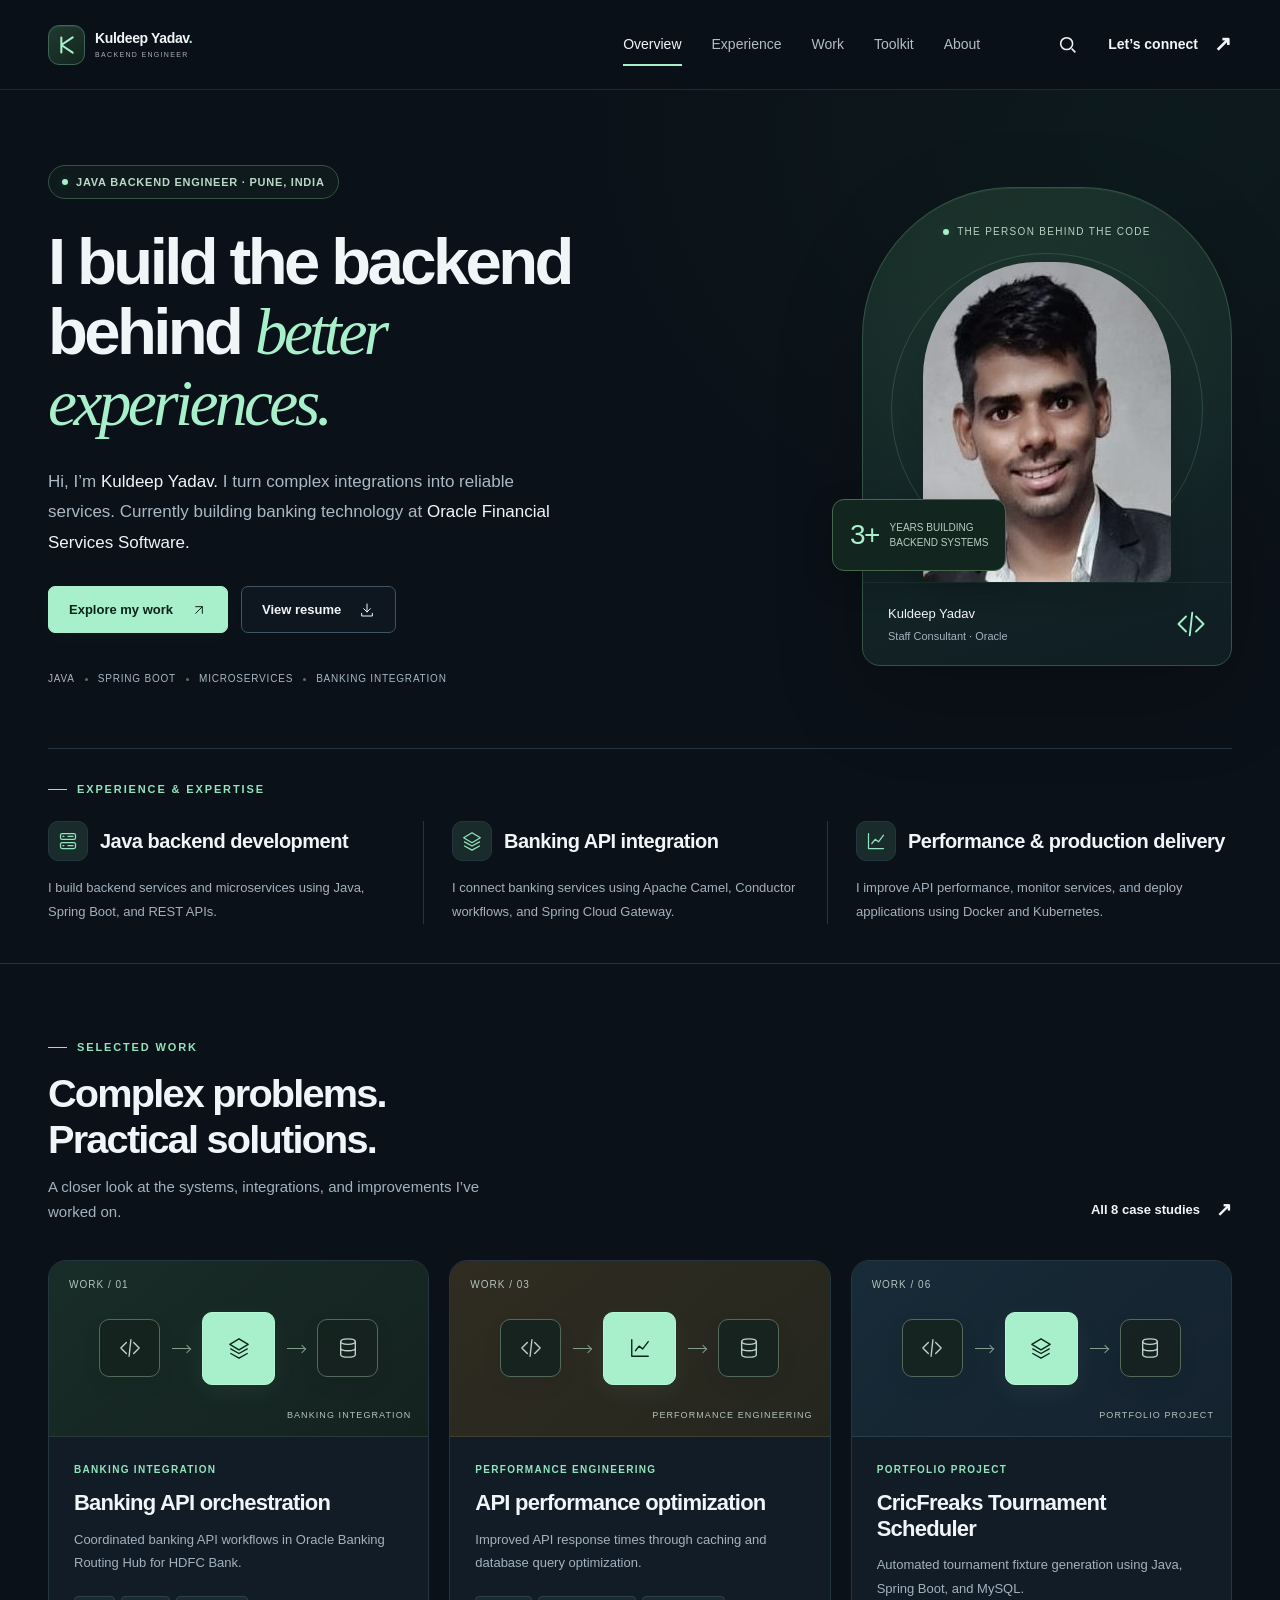
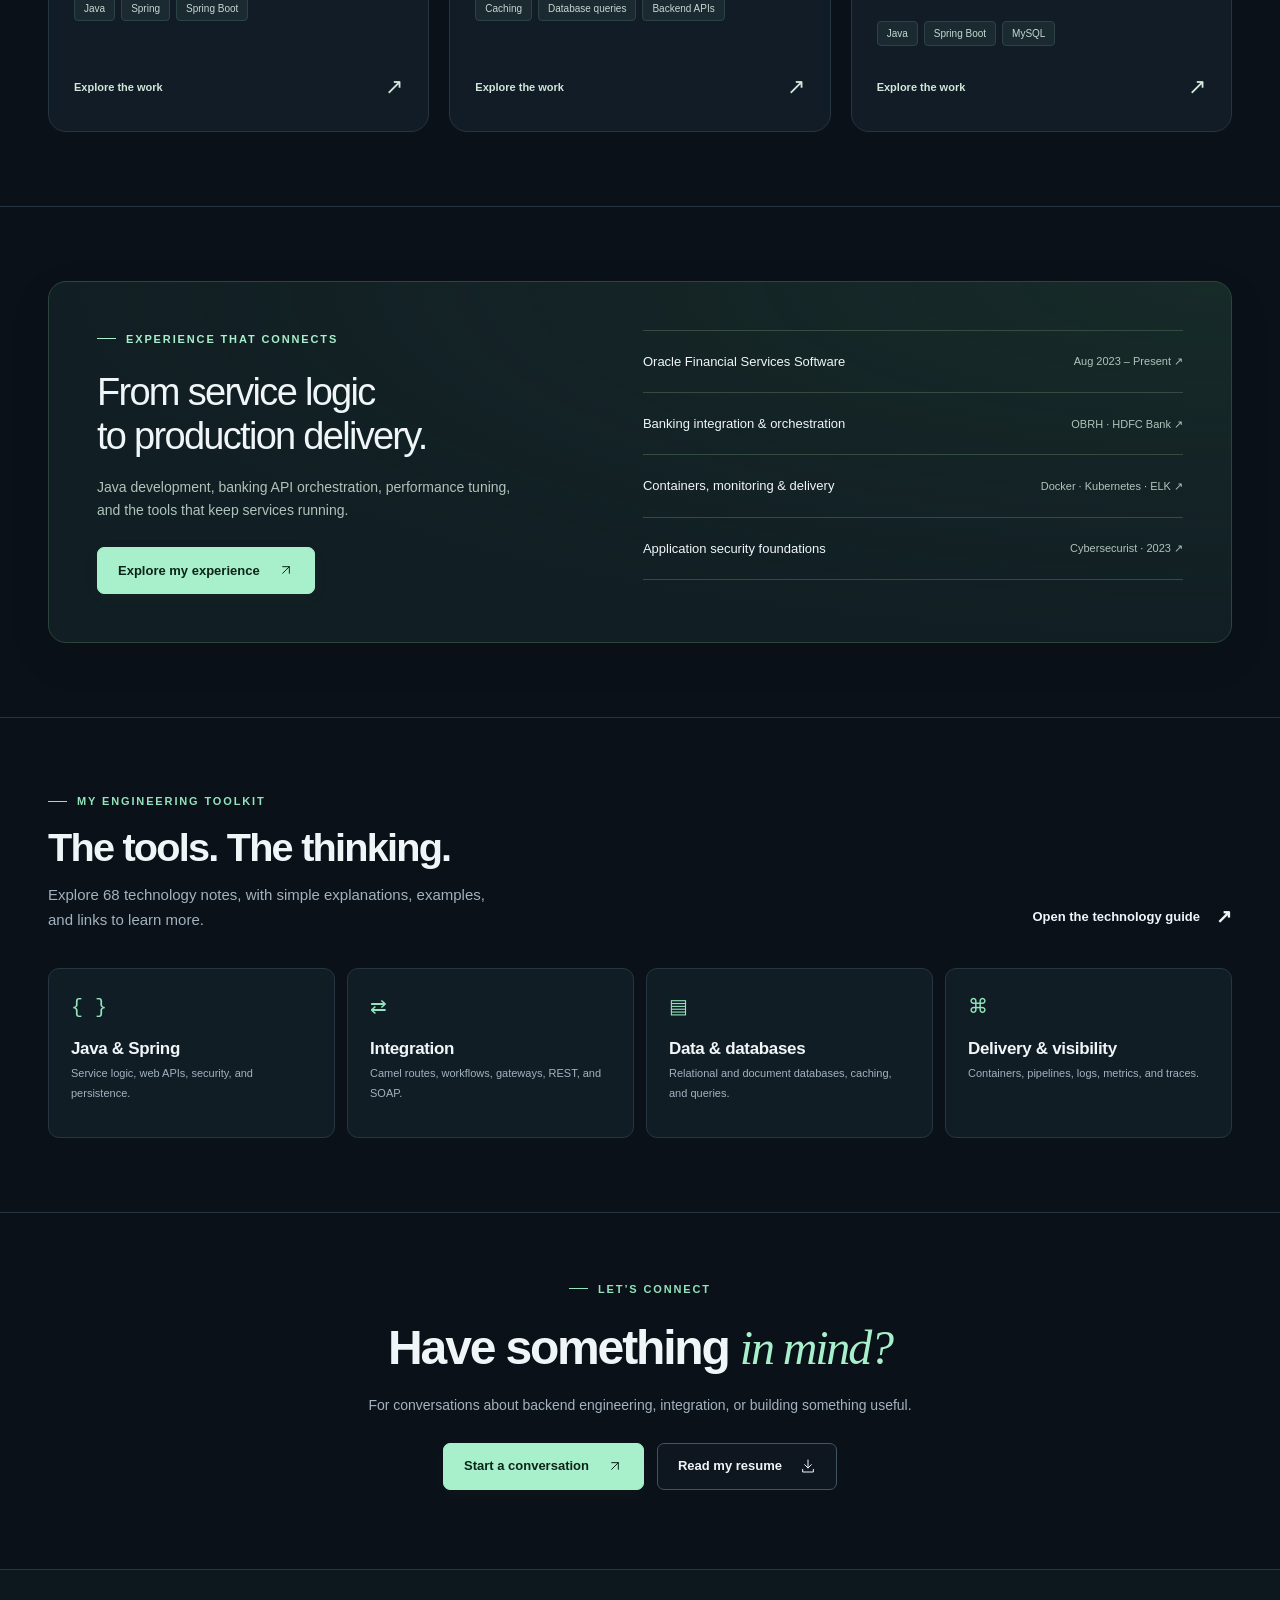
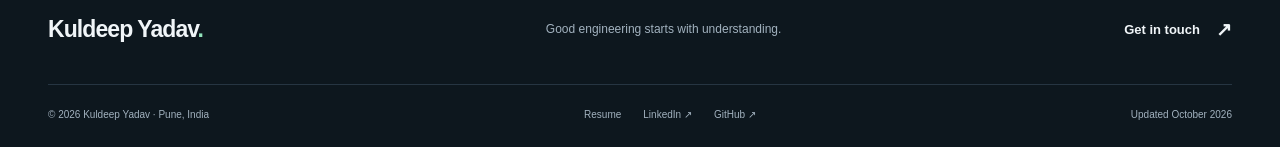
<file: index.html>
<!doctype html>
<html lang="en"><head><meta charset="utf-8"><meta name="viewport" content="width=device-width,initial-scale=1">
<meta name="theme-color" content="#0b1118"><title>Kuldeep Yadav | Java Backend Engineer</title><meta name="description" content="Java backend engineer at Oracle Financial Services Software. Explore banking integrations, projects, expertise, and career details.">
<meta property="og:title" content="Kuldeep Yadav | Java Backend Engineer"><meta property="og:description" content="Java backend engineer at Oracle Financial Services Software. Explore banking integrations, projects, expertise, and career details."><meta property="og:type" content="website">
<link rel="icon" type="image/svg+xml" href="favicon.svg?v=2"><link rel="stylesheet" href="styles.css"><link rel="stylesheet" href="theme.css?v=4"><script src="data.js?v=6" defer></script><script src="app.js?v=9" defer></script>
</head><body data-page="home"><a class="skip" href="#main">Skip to content</a>
<header class="header"><div class="container header-inner"><a class="brand" href="index.html" aria-label="Kuldeep Yadav home"><span class="brand-mark" aria-hidden="true"><svg viewBox="0 0 36 36" fill="none"><path d="M12 10v16m12-16-12 8 12 8" stroke="currentColor" stroke-width="2.2" stroke-linecap="round" stroke-linejoin="round"/></svg></span><span class="brand-wordmark"><span class="brand-name">Kuldeep Yadav<span class="brand-period">.</span></span><span class="brand-role">BACKEND ENGINEER</span></span></a>
<nav id="navigation" aria-label="Main navigation"><a href="index.html" aria-current="page">Overview</a><a href="experience.html">Experience</a><a href="projects.html">Work</a><a href="technologies.html">Toolkit</a><a href="about.html">About</a></nav><div class="header-actions"><button class="search-open icon-button" aria-label="Search portfolio" title="Search portfolio ( / )"><svg viewBox="0 0 24 24" fill="none" stroke="currentColor" stroke-width="1.7" aria-hidden="true"><circle cx="10.5" cy="10.5" r="6.5"/><path d="m16 16 4 4"/></svg></button><a class="connect-link" href="contact.html">Let’s connect <span aria-hidden="true">↗</span></a><button class="menu-button icon-button" aria-label="Open navigation" aria-controls="navigation" aria-expanded="false"><span></span><span></span></button></div></div></header>
<main id="main" tabindex="-1"><div class="container loading">Loading portfolio…</div></main>
<footer class="footer"><div class="container"><div class="footer-top"><a href="index.html" class="footer-name">Kuldeep Yadav<span>.</span></a><p>Good engineering starts with understanding.</p><a href="contact.html" class="text-link">Get in touch <span aria-hidden="true">↗</span></a></div><div class="footer-bottom"><span>© 2026 Kuldeep Yadav · Pune, India</span><div><a href="resume.html">Resume</a><a href="https://www.linkedin.com/in/kuldeep-yadav-8aa972233/" target="_blank" rel="noopener noreferrer">LinkedIn ↗</a><a href="https://github.com/yadavkuldeep1017" target="_blank" rel="noopener noreferrer">GitHub ↗</a></div><span>Updated October 2026</span></div></div></footer>
<dialog id="search-dialog" aria-labelledby="search-title"><div class="search-heading"><h2 id="search-title">Find something</h2><button class="icon-button close-search" aria-label="Close search">×</button></div><label class="sr-only" for="global-search">Search work, technologies, and pages</label><input type="search" id="global-search" placeholder="Try Spring Boot, banking, or education…" autocomplete="off"><p class="search-hint">Search work, technologies, and pages. Press Esc to close.</p><div id="search-results"></div></dialog><div class="toast" role="status" aria-live="polite"></div>
<noscript><p class="container">Enable JavaScript to explore the portfolio. You can also <a href="assets/Kuldeep-Yadav-Resume.pdf?v=20261025-links">read the updated resume</a> or <a href="mailto:yadavkuldeep1017@gmail.com">send an email</a>.</p></noscript>
</body></html>
</file>
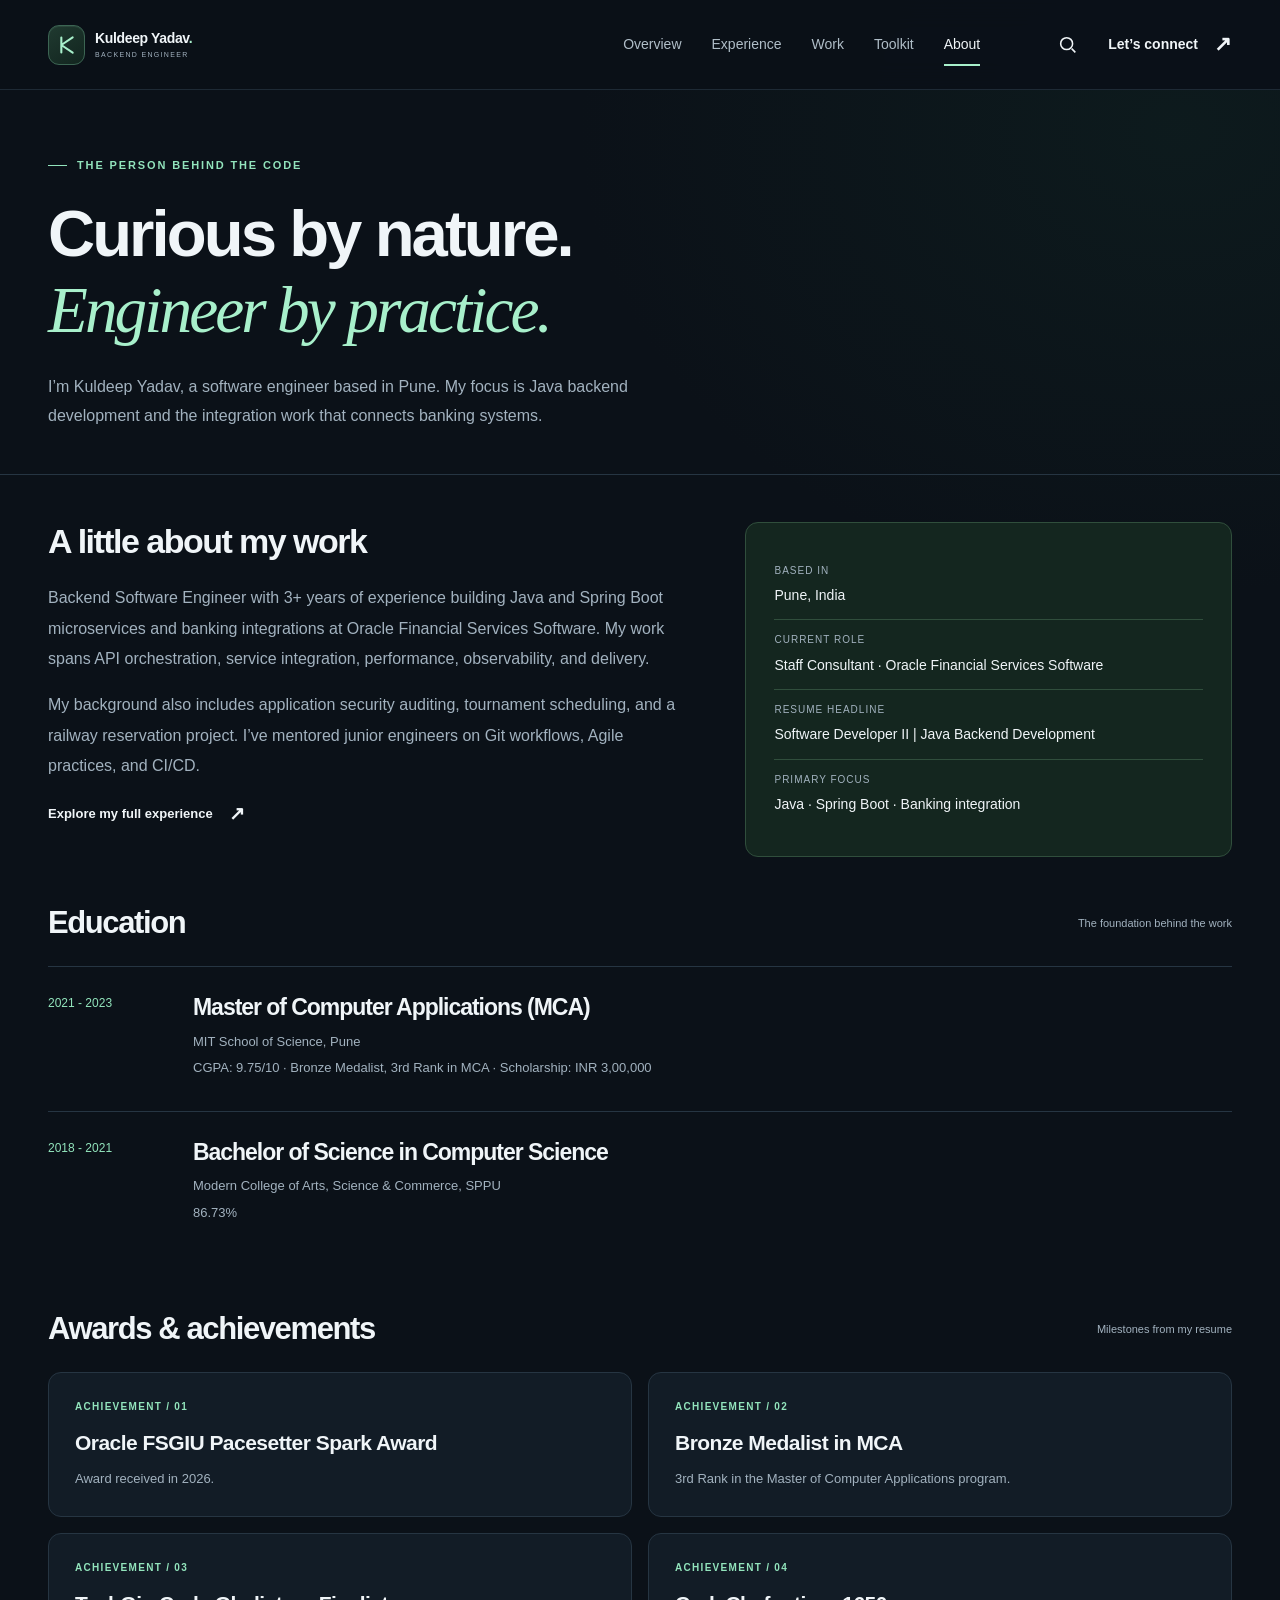
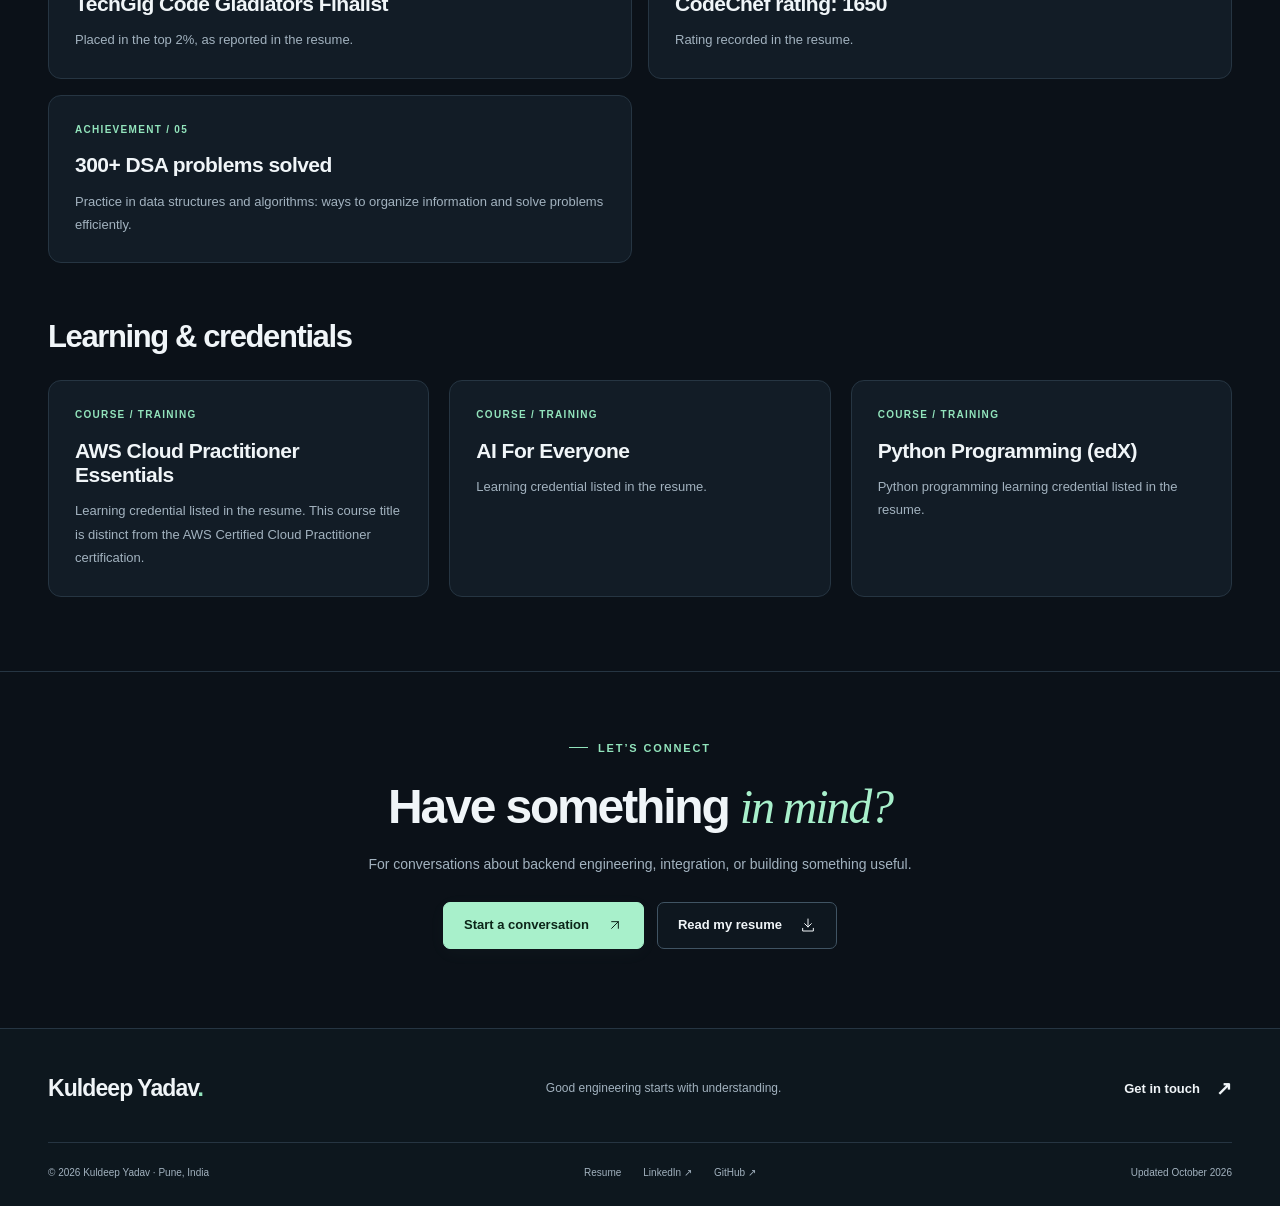
<file: about.html>
<!doctype html>
<html lang="en"><head><meta charset="utf-8"><meta name="viewport" content="width=device-width,initial-scale=1">
<meta name="theme-color" content="#0b1118"><title>About &amp; Credentials | Kuldeep Yadav</title><meta name="description" content="Education, awards, certifications, and the background behind my engineering work.">
<meta property="og:title" content="About &amp; Credentials | Kuldeep Yadav"><meta property="og:description" content="Education, awards, certifications, and the background behind my engineering work."><meta property="og:type" content="website">
<link rel="icon" type="image/svg+xml" href="favicon.svg?v=2"><link rel="stylesheet" href="styles.css"><link rel="stylesheet" href="theme.css?v=4"><script src="data.js?v=6" defer></script><script src="app.js?v=9" defer></script>
</head><body data-page="about"><a class="skip" href="#main">Skip to content</a>
<header class="header"><div class="container header-inner"><a class="brand" href="index.html" aria-label="Kuldeep Yadav home"><span class="brand-mark" aria-hidden="true"><svg viewBox="0 0 36 36" fill="none"><path d="M12 10v16m12-16-12 8 12 8" stroke="currentColor" stroke-width="2.2" stroke-linecap="round" stroke-linejoin="round"/></svg></span><span class="brand-wordmark"><span class="brand-name">Kuldeep Yadav<span class="brand-period">.</span></span><span class="brand-role">BACKEND ENGINEER</span></span></a>
<nav id="navigation" aria-label="Main navigation"><a href="index.html">Overview</a><a href="experience.html">Experience</a><a href="projects.html">Work</a><a href="technologies.html">Toolkit</a><a href="about.html" aria-current="page">About</a></nav><div class="header-actions"><button class="search-open icon-button" aria-label="Search portfolio" title="Search portfolio ( / )"><svg viewBox="0 0 24 24" fill="none" stroke="currentColor" stroke-width="1.7" aria-hidden="true"><circle cx="10.5" cy="10.5" r="6.5"/><path d="m16 16 4 4"/></svg></button><a class="connect-link" href="contact.html">Let’s connect <span aria-hidden="true">↗</span></a><button class="menu-button icon-button" aria-label="Open navigation" aria-controls="navigation" aria-expanded="false"><span></span><span></span></button></div></div></header>
<main id="main" tabindex="-1"><div class="container loading">Loading portfolio…</div></main>
<footer class="footer"><div class="container"><div class="footer-top"><a href="index.html" class="footer-name">Kuldeep Yadav<span>.</span></a><p>Good engineering starts with understanding.</p><a href="contact.html" class="text-link">Get in touch <span aria-hidden="true">↗</span></a></div><div class="footer-bottom"><span>© 2026 Kuldeep Yadav · Pune, India</span><div><a href="resume.html">Resume</a><a href="https://www.linkedin.com/in/kuldeep-yadav-8aa972233/" target="_blank" rel="noopener noreferrer">LinkedIn ↗</a><a href="https://github.com/yadavkuldeep1017" target="_blank" rel="noopener noreferrer">GitHub ↗</a></div><span>Updated October 2026</span></div></div></footer>
<dialog id="search-dialog" aria-labelledby="search-title"><div class="search-heading"><h2 id="search-title">Find something</h2><button class="icon-button close-search" aria-label="Close search">×</button></div><label class="sr-only" for="global-search">Search work, technologies, and pages</label><input type="search" id="global-search" placeholder="Try Spring Boot, banking, or education…" autocomplete="off"><p class="search-hint">Search work, technologies, and pages. Press Esc to close.</p><div id="search-results"></div></dialog><div class="toast" role="status" aria-live="polite"></div>
<noscript><p class="container">Enable JavaScript to explore the portfolio. You can also <a href="assets/Kuldeep-Yadav-Resume.pdf?v=20261025-links">read the updated resume</a> or <a href="mailto:yadavkuldeep1017@gmail.com">send an email</a>.</p></noscript>
</body></html>
</file>
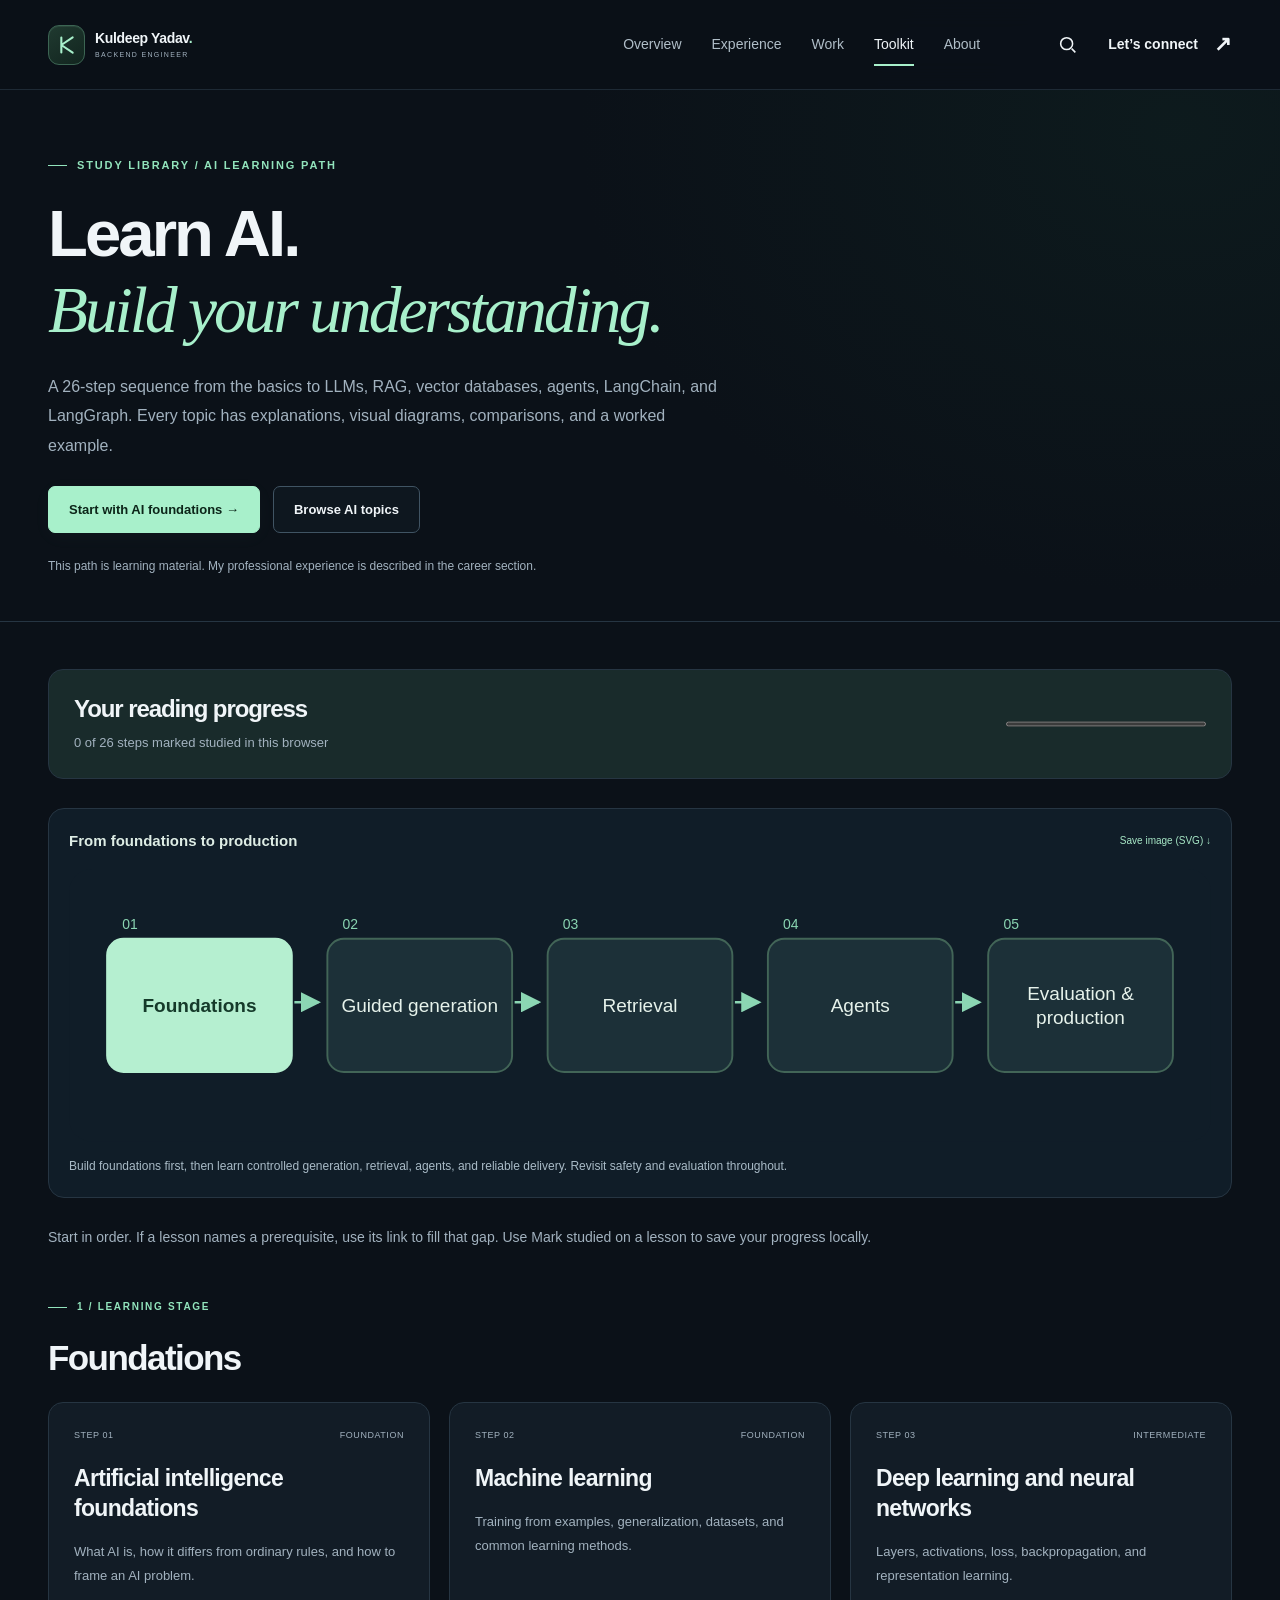
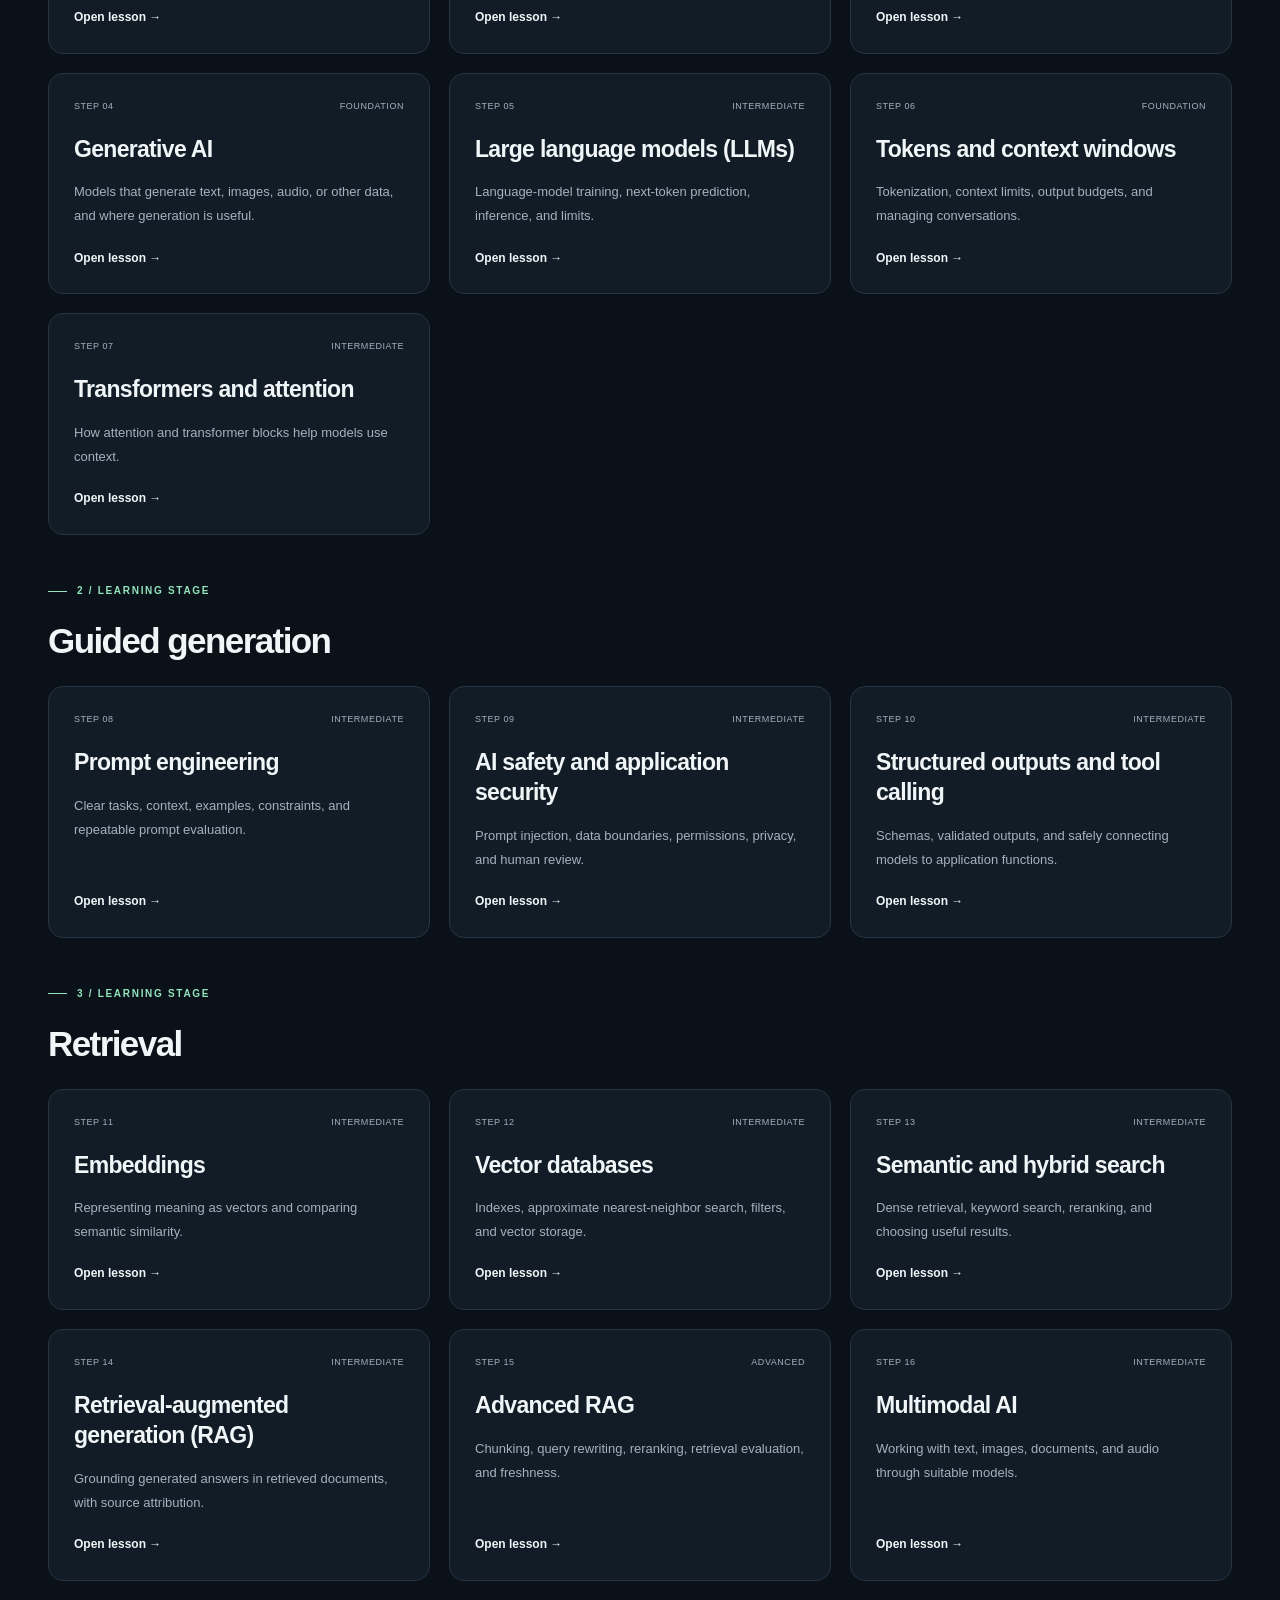
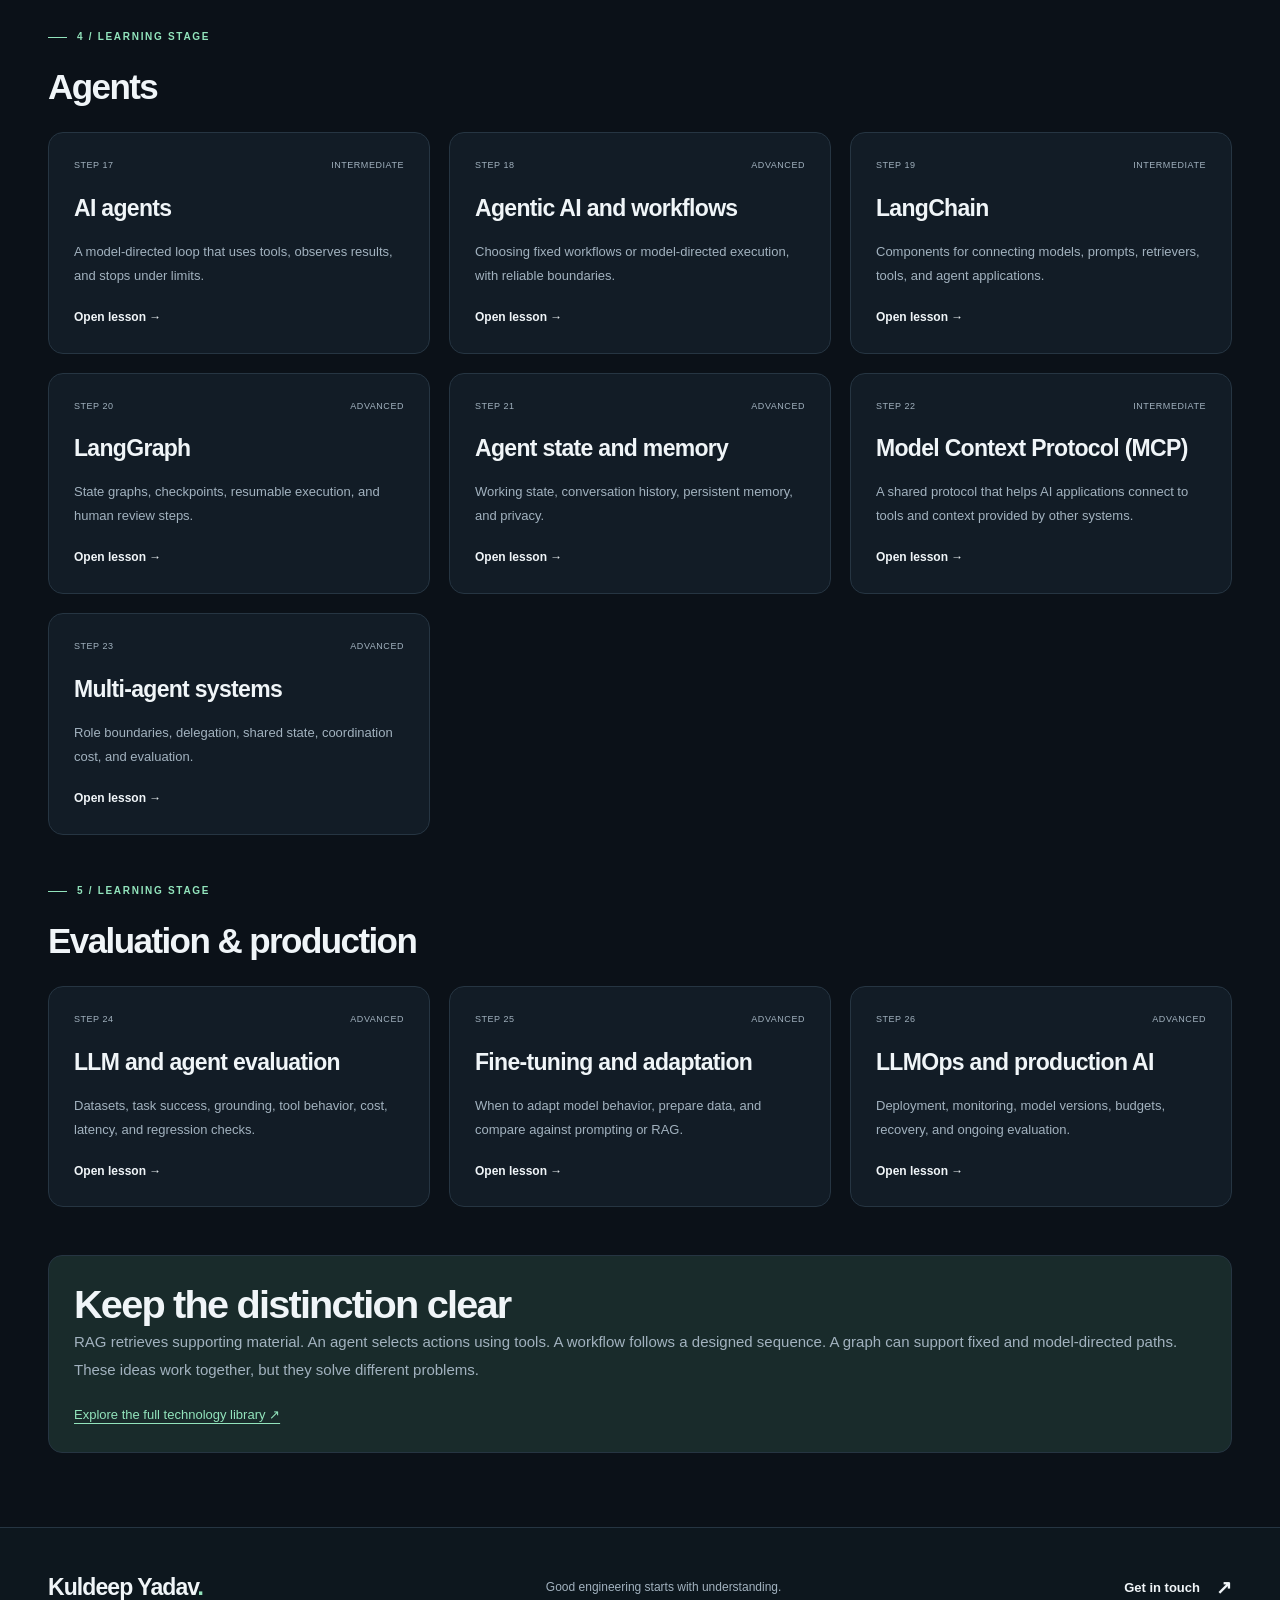
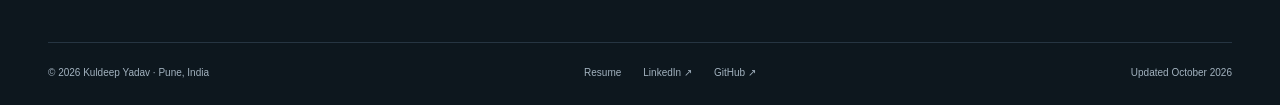
<file: ai.html>
<!doctype html>
<html lang="en"><head><meta charset="utf-8"><meta name="viewport" content="width=device-width,initial-scale=1">
<meta name="theme-color" content="#0b1118"><title>AI Learning Path | Kuldeep Yadav</title><meta name="description" content="Learn AI from foundations to LLMs, RAG, embeddings, vector databases, agents, LangChain, LangGraph, evaluation, and production delivery.">
<meta property="og:title" content="AI Learning Path | Kuldeep Yadav"><meta property="og:description" content="Learn AI from foundations to LLMs, RAG, embeddings, vector databases, agents, LangChain, LangGraph, evaluation, and production delivery."><meta property="og:type" content="website">
<link rel="icon" type="image/svg+xml" href="favicon.svg?v=2"><link rel="stylesheet" href="styles.css"><link rel="stylesheet" href="theme.css?v=4"><link rel="stylesheet" href="study.css?v=2"><script src="data.js?v=6" defer></script><script src="study-data.js?v=2" defer></script><script src="study.js?v=2" defer></script><script src="app.js?v=9" defer></script>
</head><body data-page="ai"><a class="skip" href="#main">Skip to content</a>
<header class="header"><div class="container header-inner"><a class="brand" href="index.html" aria-label="Kuldeep Yadav home"><span class="brand-mark" aria-hidden="true"><svg viewBox="0 0 36 36" fill="none"><path d="M12 10v16m12-16-12 8 12 8" stroke="currentColor" stroke-width="2.2" stroke-linecap="round" stroke-linejoin="round"/></svg></span><span class="brand-wordmark"><span class="brand-name">Kuldeep Yadav<span class="brand-period">.</span></span><span class="brand-role">BACKEND ENGINEER</span></span></a>
<nav id="navigation" aria-label="Main navigation"><a href="index.html">Overview</a><a href="experience.html">Experience</a><a href="projects.html">Work</a><a href="technologies.html" aria-current="page">Toolkit</a><a href="about.html">About</a></nav><div class="header-actions"><button class="search-open icon-button" aria-label="Search portfolio" title="Search portfolio ( / )"><svg viewBox="0 0 24 24" fill="none" stroke="currentColor" stroke-width="1.7" aria-hidden="true"><circle cx="10.5" cy="10.5" r="6.5"/><path d="m16 16 4 4"/></svg></button><a class="connect-link" href="contact.html">Let’s connect <span aria-hidden="true">↗</span></a><button class="menu-button icon-button" aria-label="Open navigation" aria-controls="navigation" aria-expanded="false"><span></span><span></span></button></div></div></header>
<main id="main" tabindex="-1"><div class="container loading">Loading portfolio…</div></main>
<footer class="footer"><div class="container"><div class="footer-top"><a href="index.html" class="footer-name">Kuldeep Yadav<span>.</span></a><p>Good engineering starts with understanding.</p><a href="contact.html" class="text-link">Get in touch <span aria-hidden="true">↗</span></a></div><div class="footer-bottom"><span>© 2026 Kuldeep Yadav · Pune, India</span><div><a href="resume.html">Resume</a><a href="https://www.linkedin.com/in/kuldeep-yadav-8aa972233/" target="_blank" rel="noopener noreferrer">LinkedIn ↗</a><a href="https://github.com/yadavkuldeep1017" target="_blank" rel="noopener noreferrer">GitHub ↗</a></div><span>Updated October 2026</span></div></div></footer>
<dialog id="search-dialog" aria-labelledby="search-title"><div class="search-heading"><h2 id="search-title">Find something</h2><button class="icon-button close-search" aria-label="Close search">×</button></div><label class="sr-only" for="global-search">Search work, technologies, and pages</label><input type="search" id="global-search" placeholder="Try Spring Boot, banking, or education…" autocomplete="off"><p class="search-hint">Search work, technologies, and pages. Press Esc to close.</p><div id="search-results"></div></dialog><div class="toast" role="status" aria-live="polite"></div>
<noscript><p class="container">Enable JavaScript to explore the portfolio. You can also <a href="assets/Kuldeep-Yadav-Resume.pdf?v=20261025-links">read the updated resume</a> or <a href="mailto:yadavkuldeep1017@gmail.com">send an email</a>.</p></noscript>
</body></html>
</file>
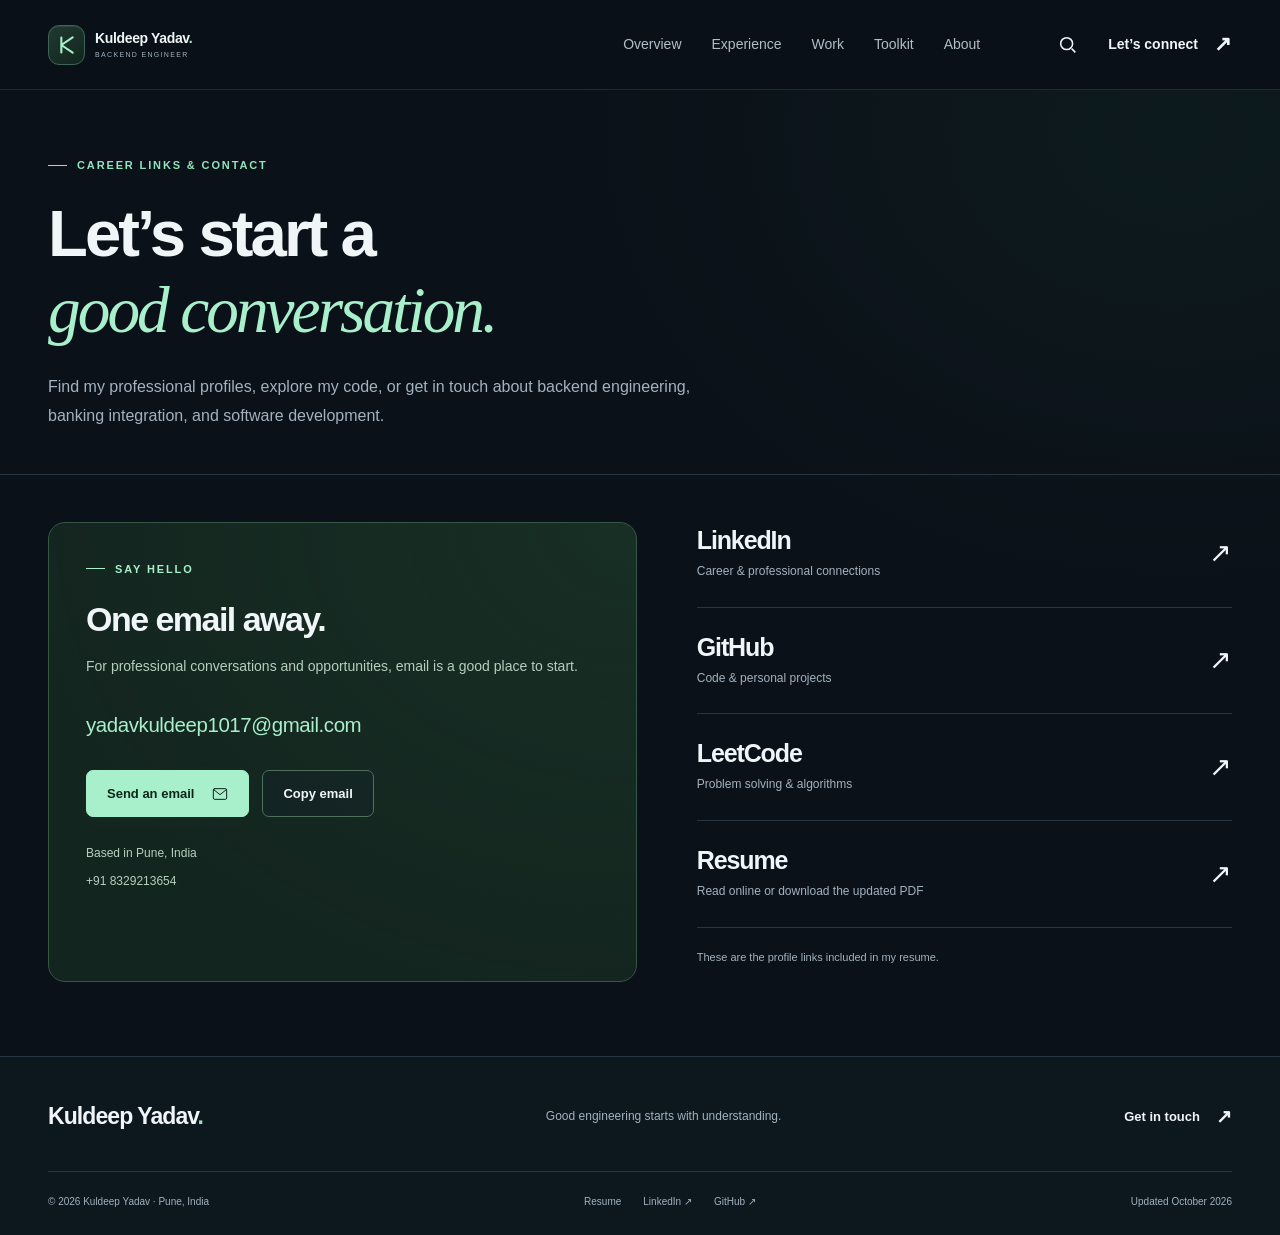
<file: contact.html>
<!doctype html>
<html lang="en"><head><meta charset="utf-8"><meta name="viewport" content="width=device-width,initial-scale=1">
<meta name="theme-color" content="#0b1118"><title>Connect | Kuldeep Yadav</title><meta name="description" content="Email Kuldeep Yadav or find LinkedIn, GitHub, and LeetCode profiles.">
<meta property="og:title" content="Connect | Kuldeep Yadav"><meta property="og:description" content="Email Kuldeep Yadav or find LinkedIn, GitHub, and LeetCode profiles."><meta property="og:type" content="website">
<link rel="icon" type="image/svg+xml" href="favicon.svg?v=2"><link rel="stylesheet" href="styles.css"><link rel="stylesheet" href="theme.css?v=4"><script src="data.js?v=6" defer></script><script src="app.js?v=9" defer></script>
</head><body data-page="contact"><a class="skip" href="#main">Skip to content</a>
<header class="header"><div class="container header-inner"><a class="brand" href="index.html" aria-label="Kuldeep Yadav home"><span class="brand-mark" aria-hidden="true"><svg viewBox="0 0 36 36" fill="none"><path d="M12 10v16m12-16-12 8 12 8" stroke="currentColor" stroke-width="2.2" stroke-linecap="round" stroke-linejoin="round"/></svg></span><span class="brand-wordmark"><span class="brand-name">Kuldeep Yadav<span class="brand-period">.</span></span><span class="brand-role">BACKEND ENGINEER</span></span></a>
<nav id="navigation" aria-label="Main navigation"><a href="index.html">Overview</a><a href="experience.html">Experience</a><a href="projects.html">Work</a><a href="technologies.html">Toolkit</a><a href="about.html">About</a></nav><div class="header-actions"><button class="search-open icon-button" aria-label="Search portfolio" title="Search portfolio ( / )"><svg viewBox="0 0 24 24" fill="none" stroke="currentColor" stroke-width="1.7" aria-hidden="true"><circle cx="10.5" cy="10.5" r="6.5"/><path d="m16 16 4 4"/></svg></button><a class="connect-link" href="contact.html">Let’s connect <span aria-hidden="true">↗</span></a><button class="menu-button icon-button" aria-label="Open navigation" aria-controls="navigation" aria-expanded="false"><span></span><span></span></button></div></div></header>
<main id="main" tabindex="-1"><div class="container loading">Loading portfolio…</div></main>
<footer class="footer"><div class="container"><div class="footer-top"><a href="index.html" class="footer-name">Kuldeep Yadav<span>.</span></a><p>Good engineering starts with understanding.</p><a href="contact.html" class="text-link">Get in touch <span aria-hidden="true">↗</span></a></div><div class="footer-bottom"><span>© 2026 Kuldeep Yadav · Pune, India</span><div><a href="resume.html">Resume</a><a href="https://www.linkedin.com/in/kuldeep-yadav-8aa972233/" target="_blank" rel="noopener noreferrer">LinkedIn ↗</a><a href="https://github.com/yadavkuldeep1017" target="_blank" rel="noopener noreferrer">GitHub ↗</a></div><span>Updated October 2026</span></div></div></footer>
<dialog id="search-dialog" aria-labelledby="search-title"><div class="search-heading"><h2 id="search-title">Find something</h2><button class="icon-button close-search" aria-label="Close search">×</button></div><label class="sr-only" for="global-search">Search work, technologies, and pages</label><input type="search" id="global-search" placeholder="Try Spring Boot, banking, or education…" autocomplete="off"><p class="search-hint">Search work, technologies, and pages. Press Esc to close.</p><div id="search-results"></div></dialog><div class="toast" role="status" aria-live="polite"></div>
<noscript><p class="container">Enable JavaScript to explore the portfolio. You can also <a href="assets/Kuldeep-Yadav-Resume.pdf?v=20261025-links">read the updated resume</a> or <a href="mailto:yadavkuldeep1017@gmail.com">send an email</a>.</p></noscript>
</body></html>
</file>
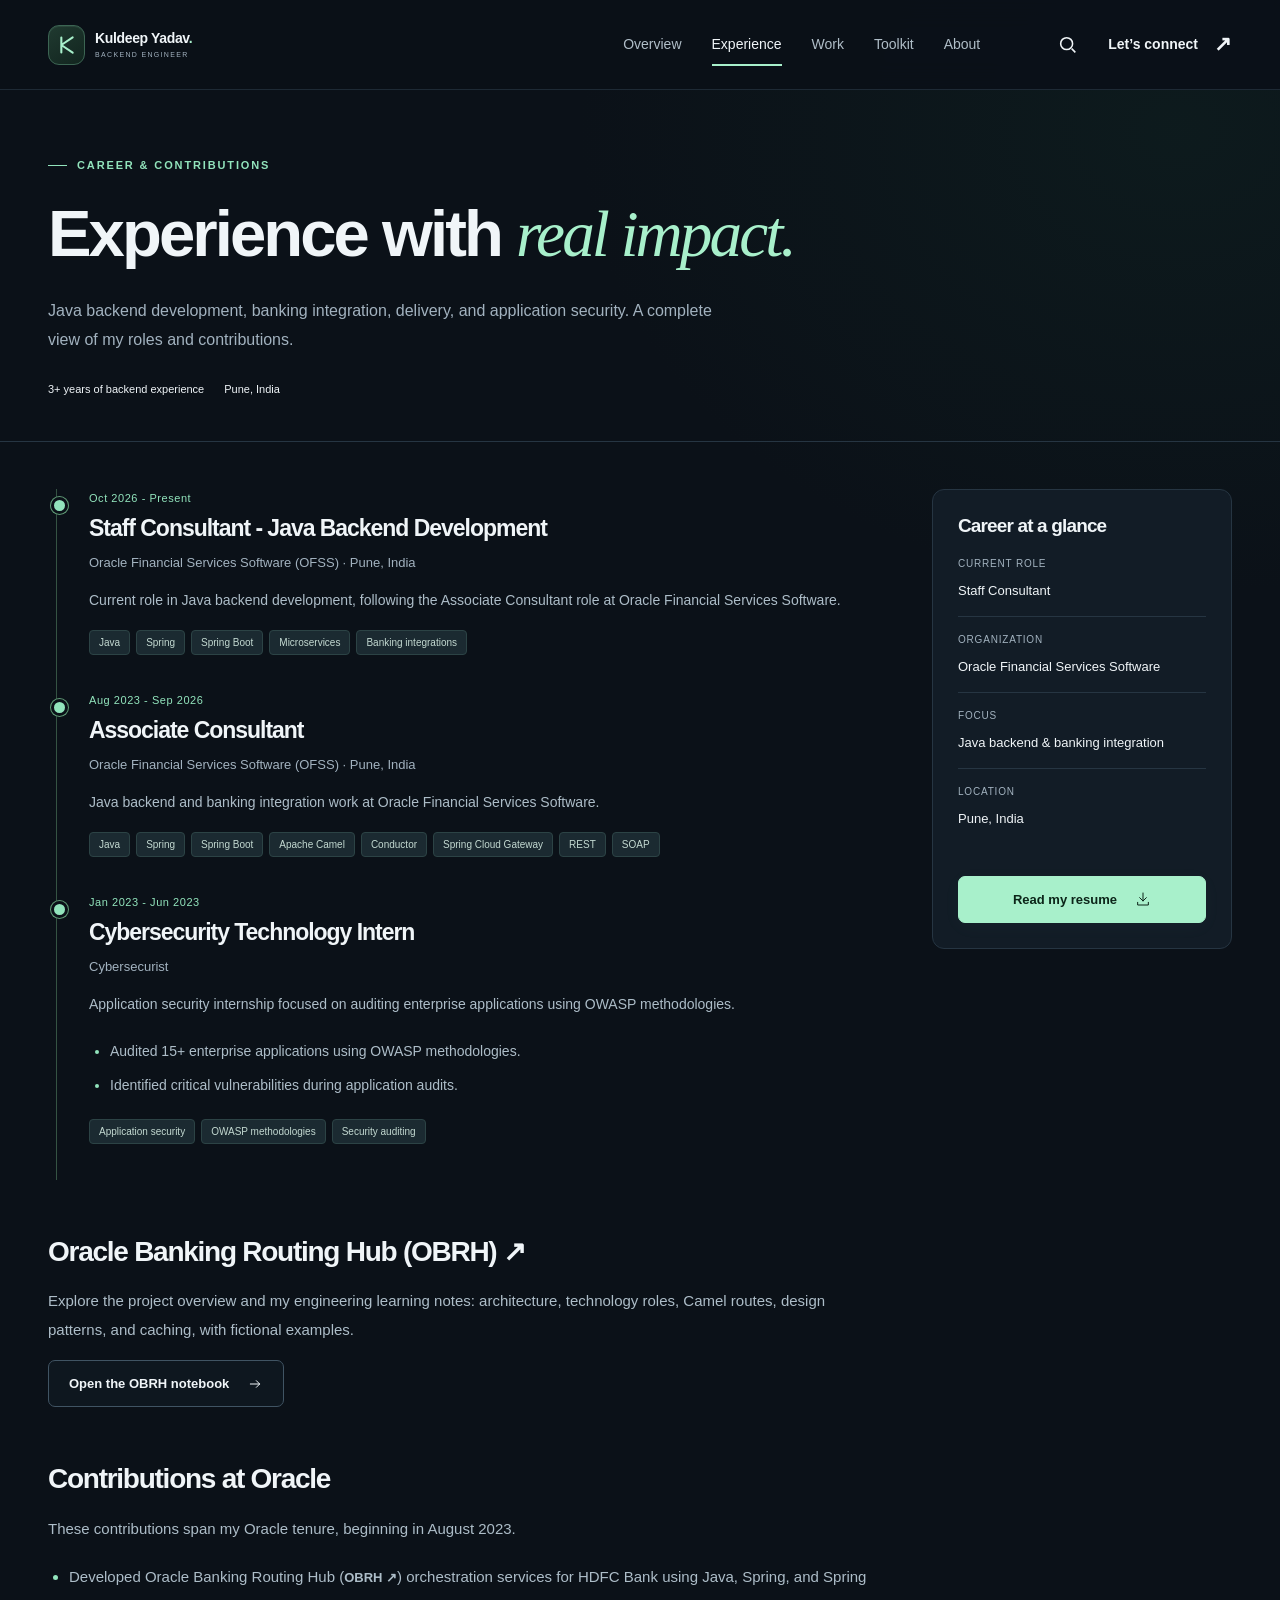
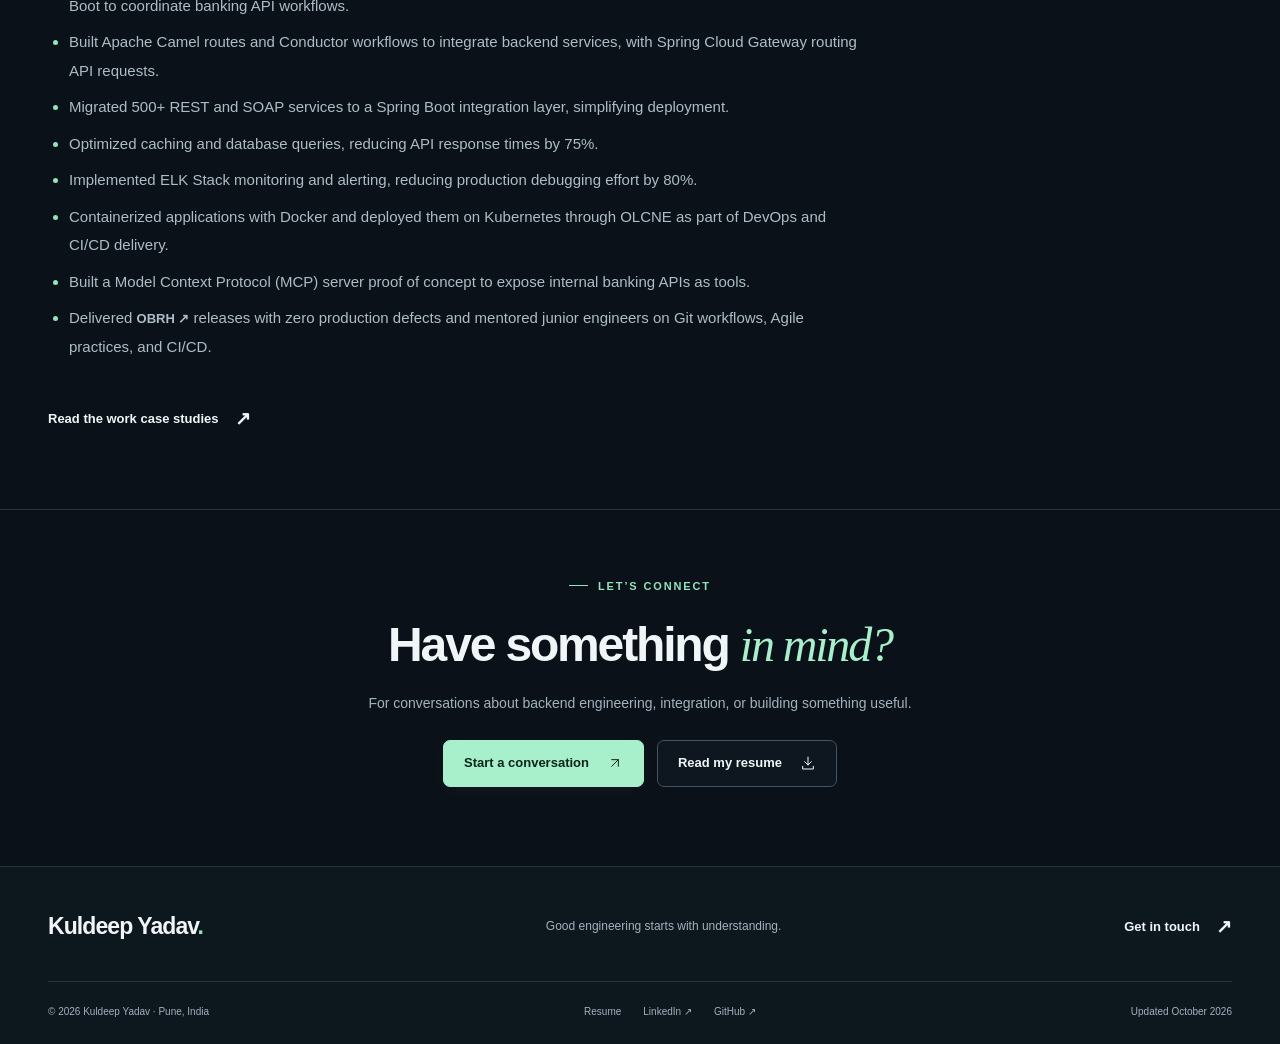
<file: experience.html>
<!doctype html>
<html lang="en"><head><meta charset="utf-8"><meta name="viewport" content="width=device-width,initial-scale=1">
<meta name="theme-color" content="#0b1118"><title>Experience | Kuldeep Yadav</title><meta name="description" content="Career history, responsibilities, and engineering impact at Oracle Financial Services Software and Cybersecurist.">
<meta property="og:title" content="Experience | Kuldeep Yadav"><meta property="og:description" content="Career history, responsibilities, and engineering impact at Oracle Financial Services Software and Cybersecurist."><meta property="og:type" content="website">
<link rel="icon" type="image/svg+xml" href="favicon.svg?v=2"><link rel="stylesheet" href="styles.css"><link rel="stylesheet" href="theme.css?v=4"><script src="data.js?v=6" defer></script><script src="app.js?v=9" defer></script>
</head><body data-page="experience"><a class="skip" href="#main">Skip to content</a>
<header class="header"><div class="container header-inner"><a class="brand" href="index.html" aria-label="Kuldeep Yadav home"><span class="brand-mark" aria-hidden="true"><svg viewBox="0 0 36 36" fill="none"><path d="M12 10v16m12-16-12 8 12 8" stroke="currentColor" stroke-width="2.2" stroke-linecap="round" stroke-linejoin="round"/></svg></span><span class="brand-wordmark"><span class="brand-name">Kuldeep Yadav<span class="brand-period">.</span></span><span class="brand-role">BACKEND ENGINEER</span></span></a>
<nav id="navigation" aria-label="Main navigation"><a href="index.html">Overview</a><a href="experience.html" aria-current="page">Experience</a><a href="projects.html">Work</a><a href="technologies.html">Toolkit</a><a href="about.html">About</a></nav><div class="header-actions"><button class="search-open icon-button" aria-label="Search portfolio" title="Search portfolio ( / )"><svg viewBox="0 0 24 24" fill="none" stroke="currentColor" stroke-width="1.7" aria-hidden="true"><circle cx="10.5" cy="10.5" r="6.5"/><path d="m16 16 4 4"/></svg></button><a class="connect-link" href="contact.html">Let’s connect <span aria-hidden="true">↗</span></a><button class="menu-button icon-button" aria-label="Open navigation" aria-controls="navigation" aria-expanded="false"><span></span><span></span></button></div></div></header>
<main id="main" tabindex="-1"><div class="container loading">Loading portfolio…</div></main>
<footer class="footer"><div class="container"><div class="footer-top"><a href="index.html" class="footer-name">Kuldeep Yadav<span>.</span></a><p>Good engineering starts with understanding.</p><a href="contact.html" class="text-link">Get in touch <span aria-hidden="true">↗</span></a></div><div class="footer-bottom"><span>© 2026 Kuldeep Yadav · Pune, India</span><div><a href="resume.html">Resume</a><a href="https://www.linkedin.com/in/kuldeep-yadav-8aa972233/" target="_blank" rel="noopener noreferrer">LinkedIn ↗</a><a href="https://github.com/yadavkuldeep1017" target="_blank" rel="noopener noreferrer">GitHub ↗</a></div><span>Updated October 2026</span></div></div></footer>
<dialog id="search-dialog" aria-labelledby="search-title"><div class="search-heading"><h2 id="search-title">Find something</h2><button class="icon-button close-search" aria-label="Close search">×</button></div><label class="sr-only" for="global-search">Search work, technologies, and pages</label><input type="search" id="global-search" placeholder="Try Spring Boot, banking, or education…" autocomplete="off"><p class="search-hint">Search work, technologies, and pages. Press Esc to close.</p><div id="search-results"></div></dialog><div class="toast" role="status" aria-live="polite"></div>
<noscript><p class="container">Enable JavaScript to explore the portfolio. You can also <a href="assets/Kuldeep-Yadav-Resume.pdf?v=20261025-links">read the updated resume</a> or <a href="mailto:yadavkuldeep1017@gmail.com">send an email</a>.</p></noscript>
</body></html>
</file>
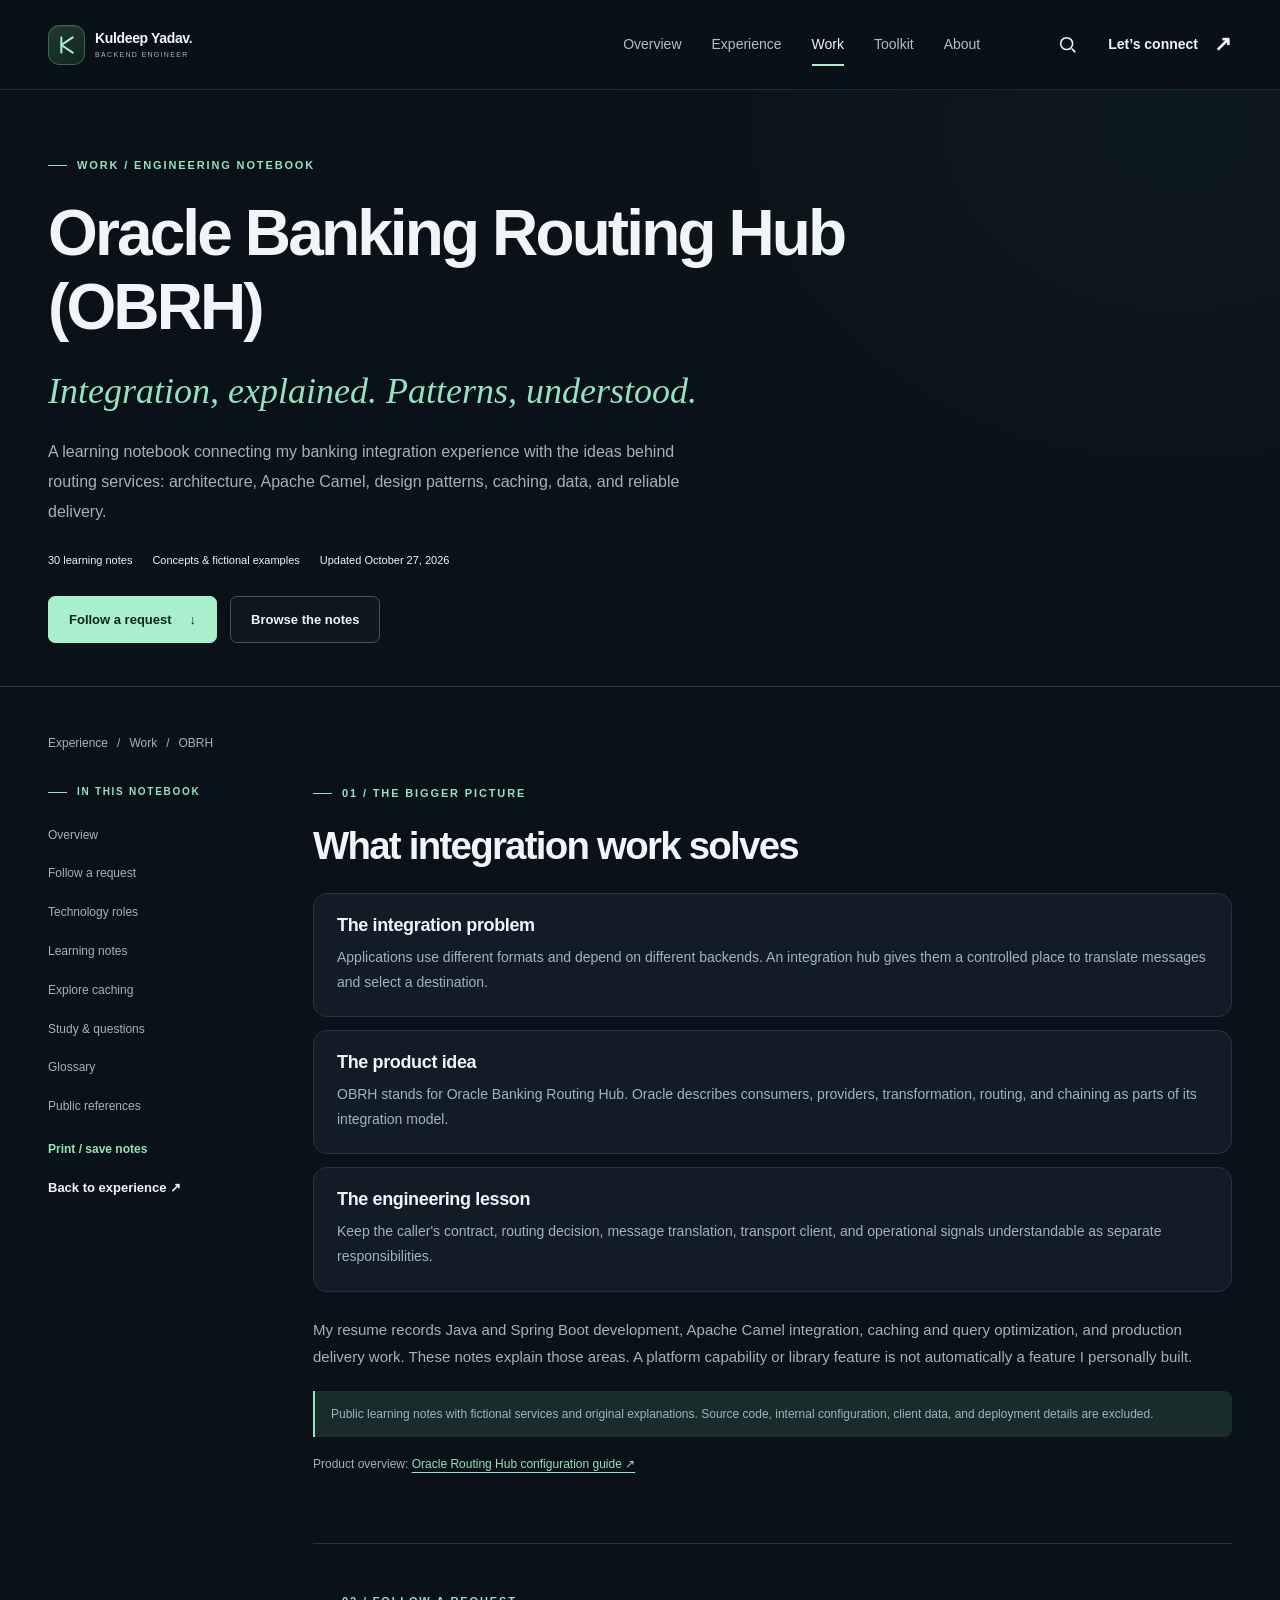
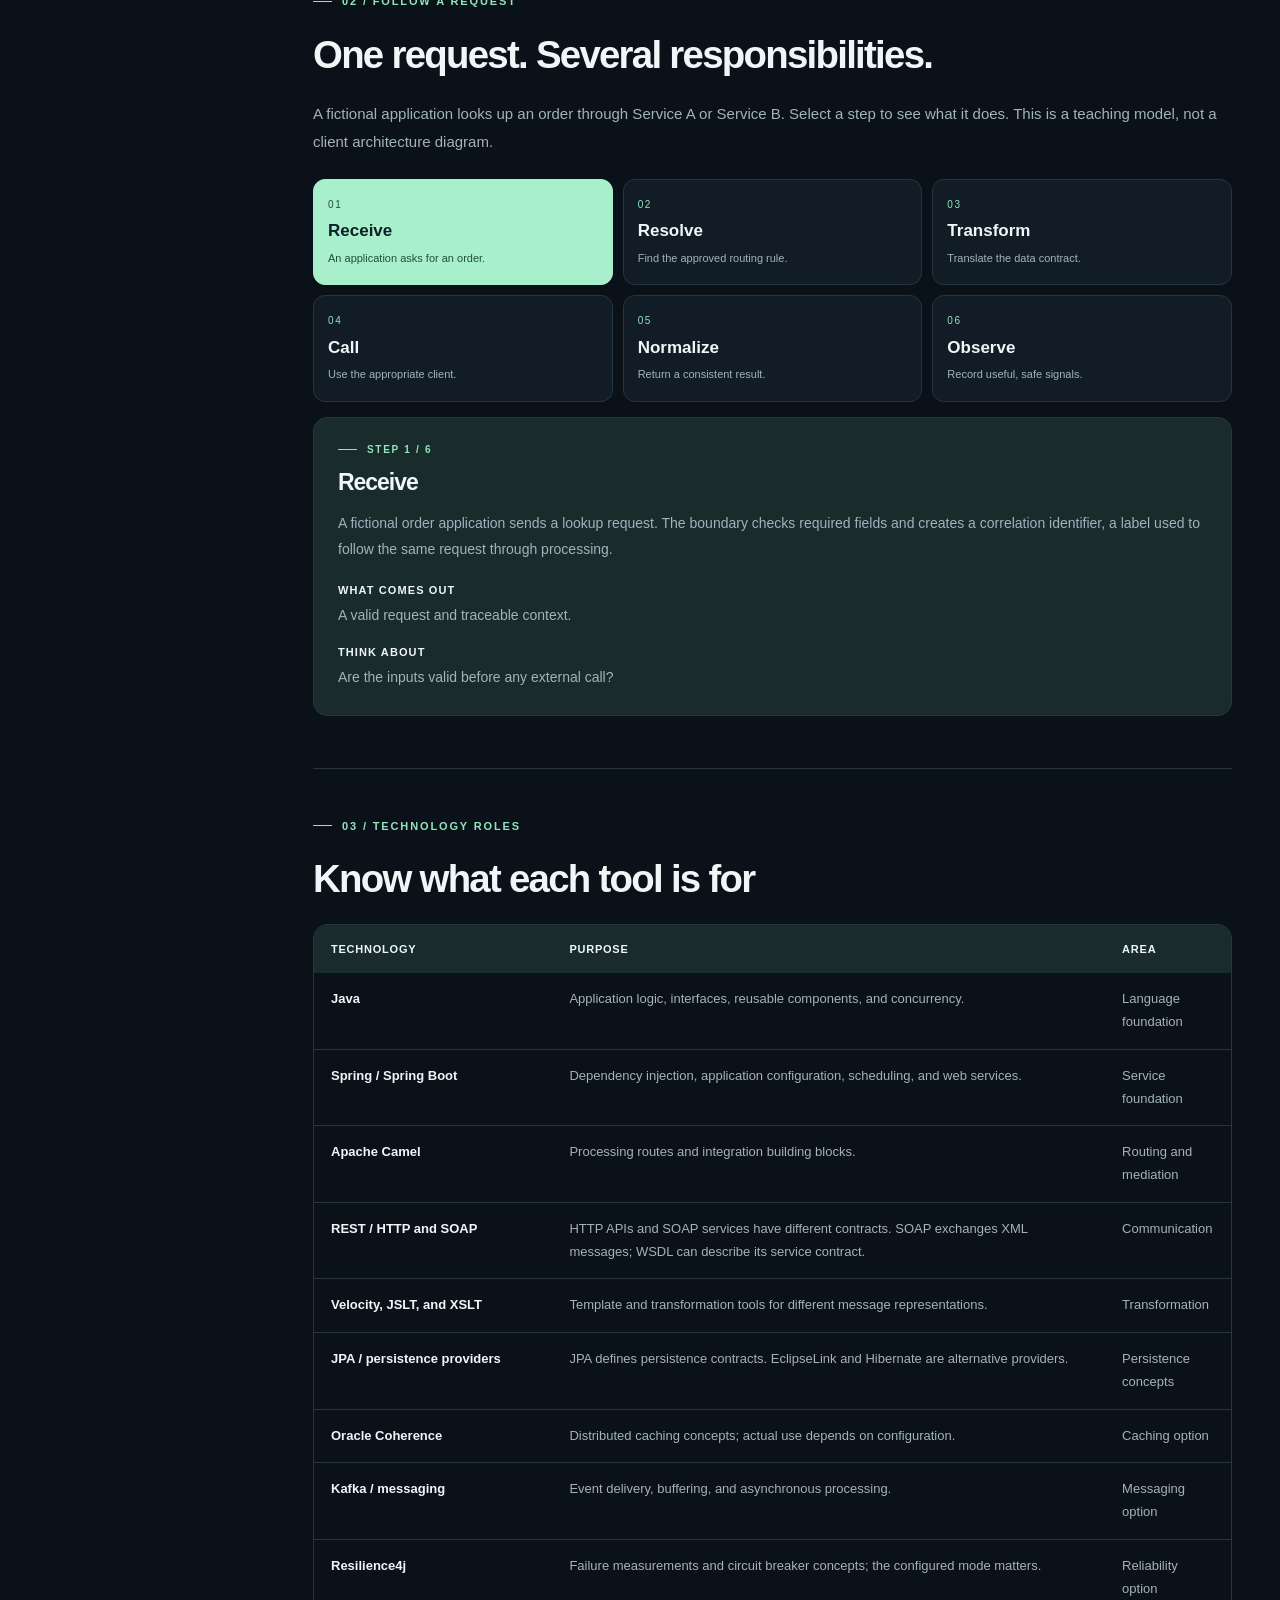
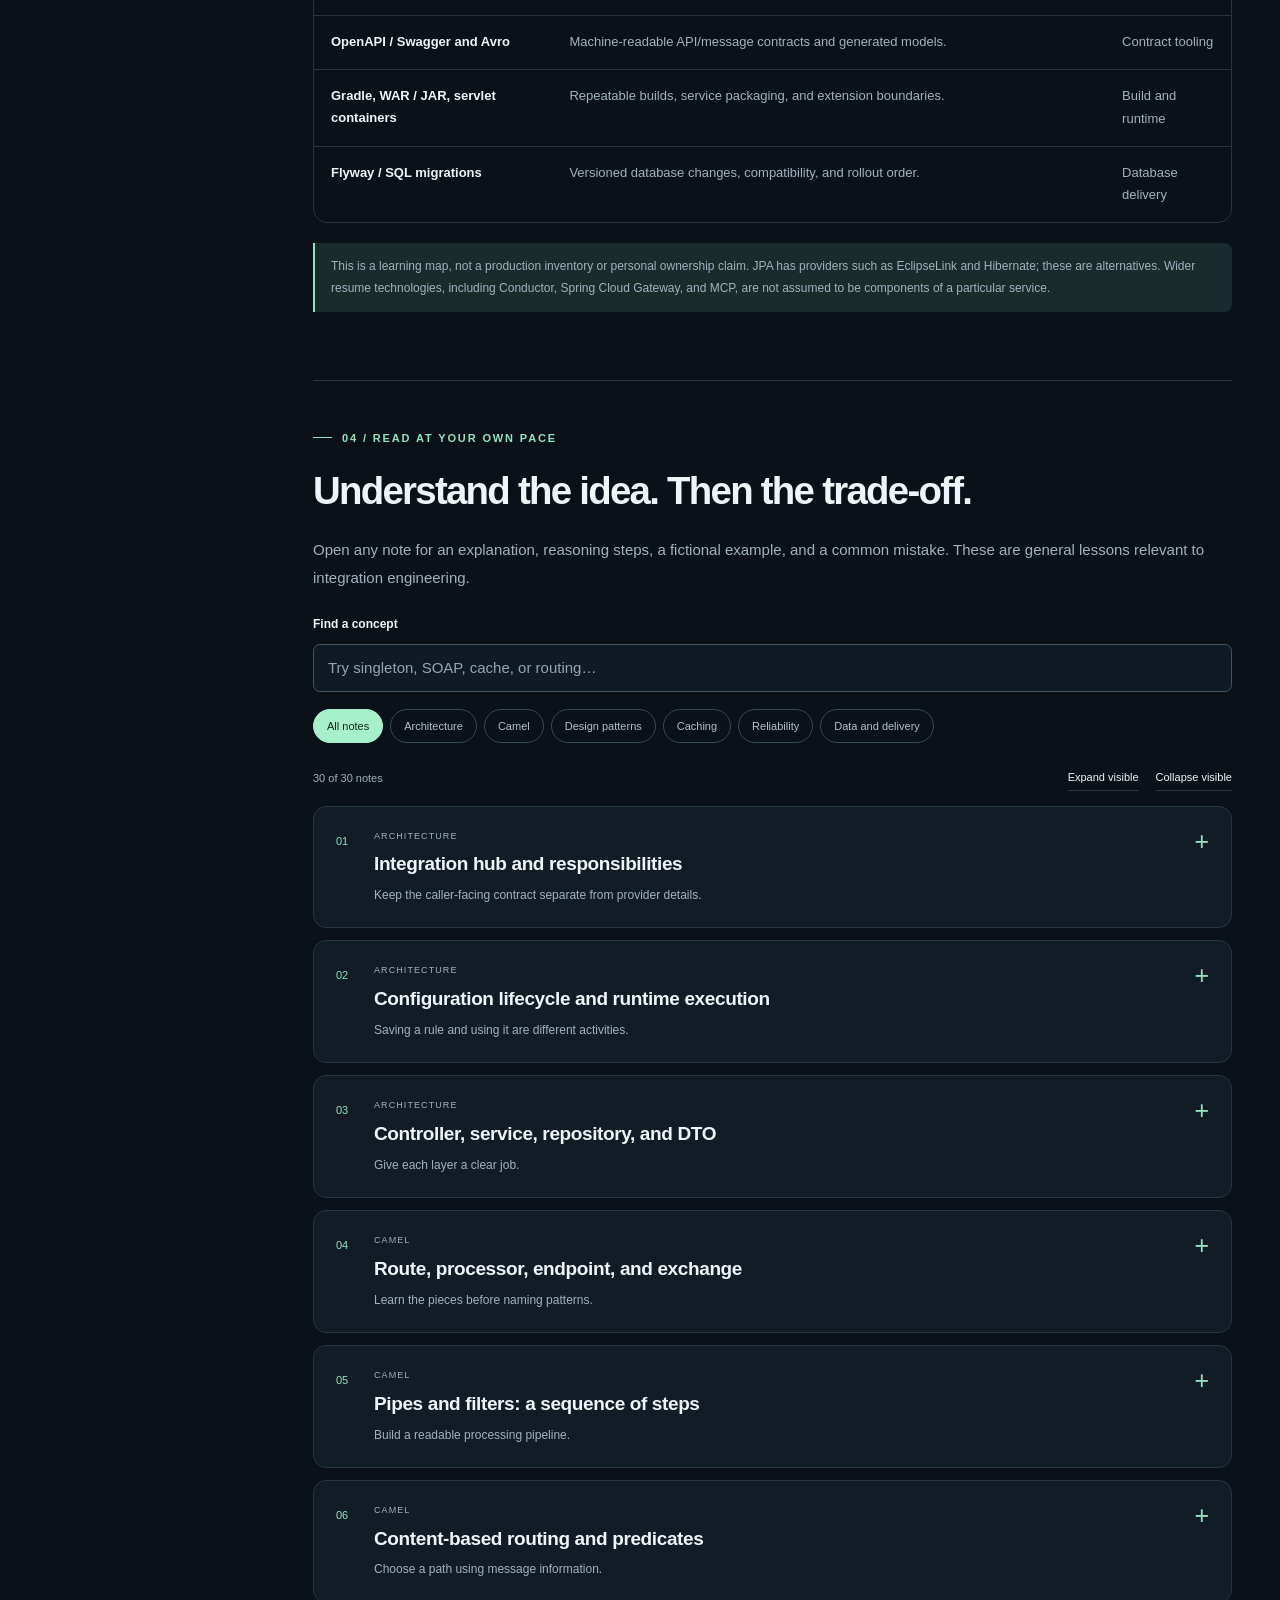
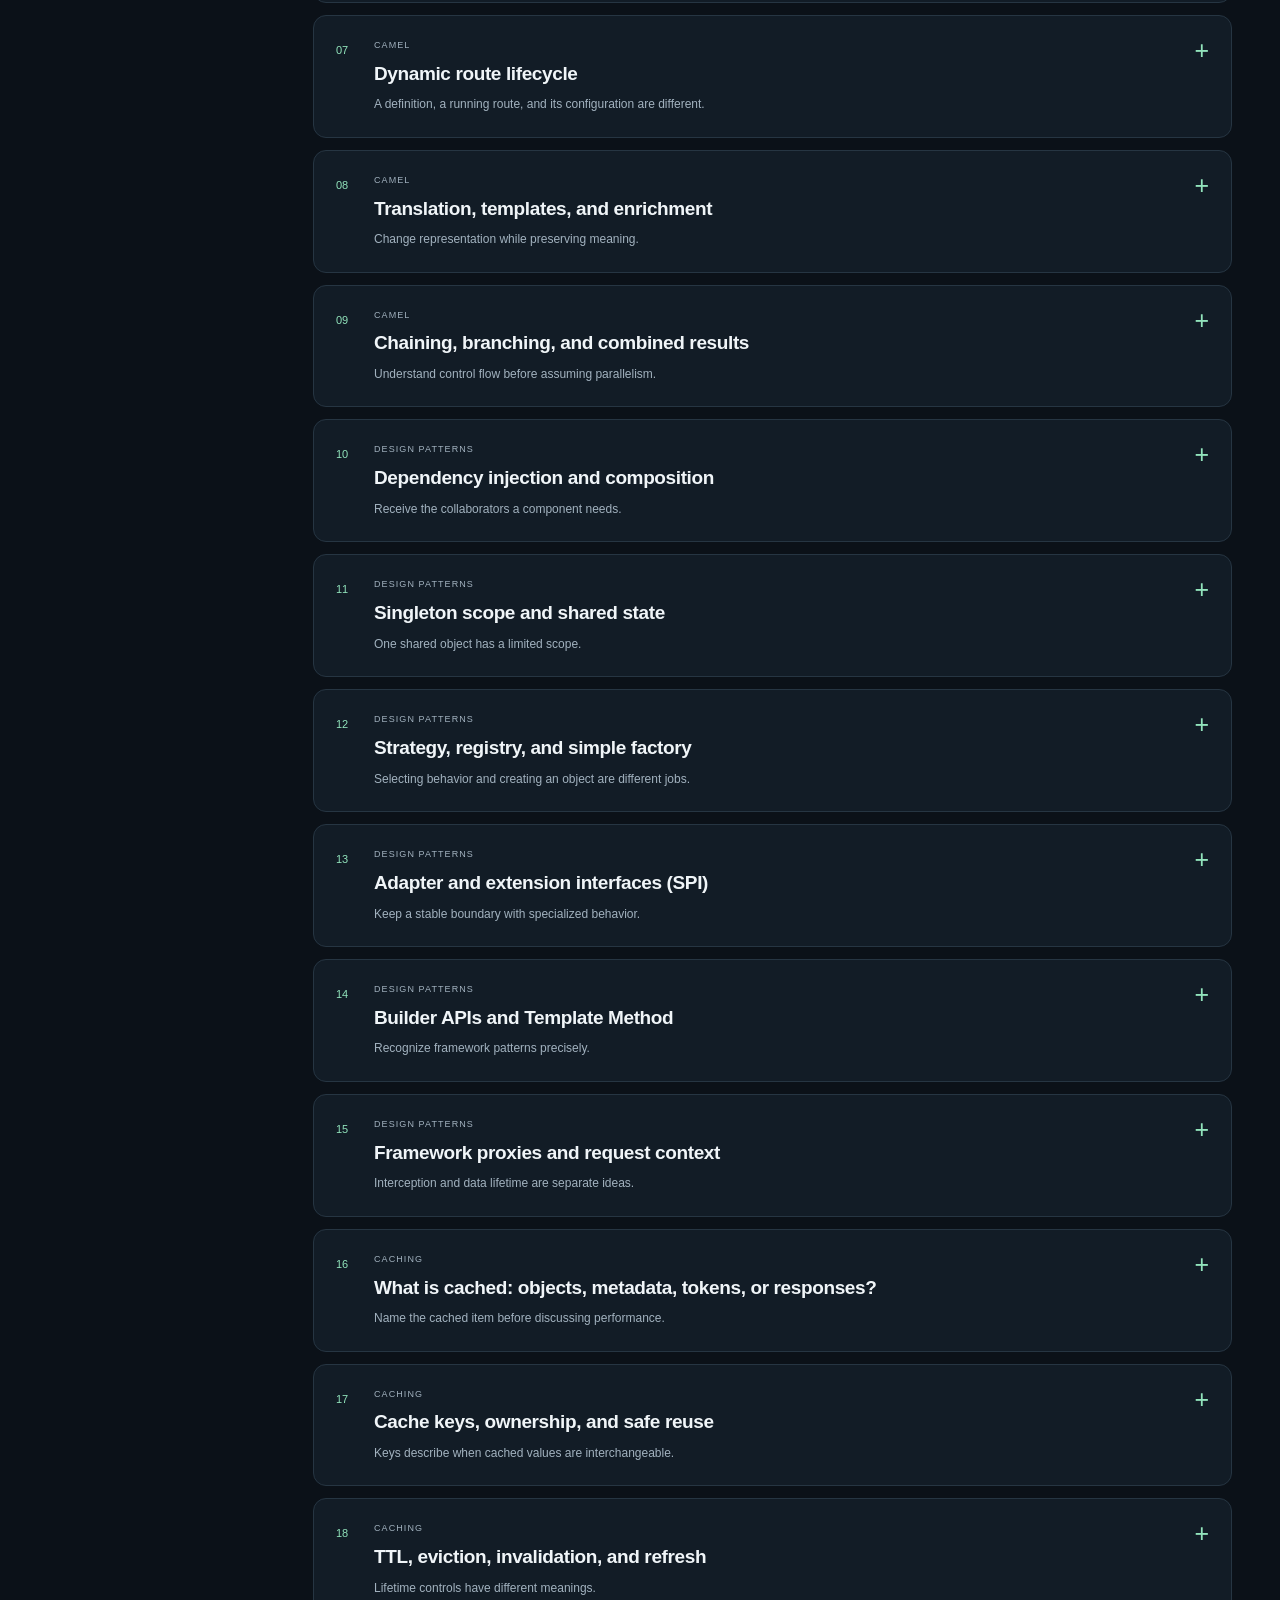
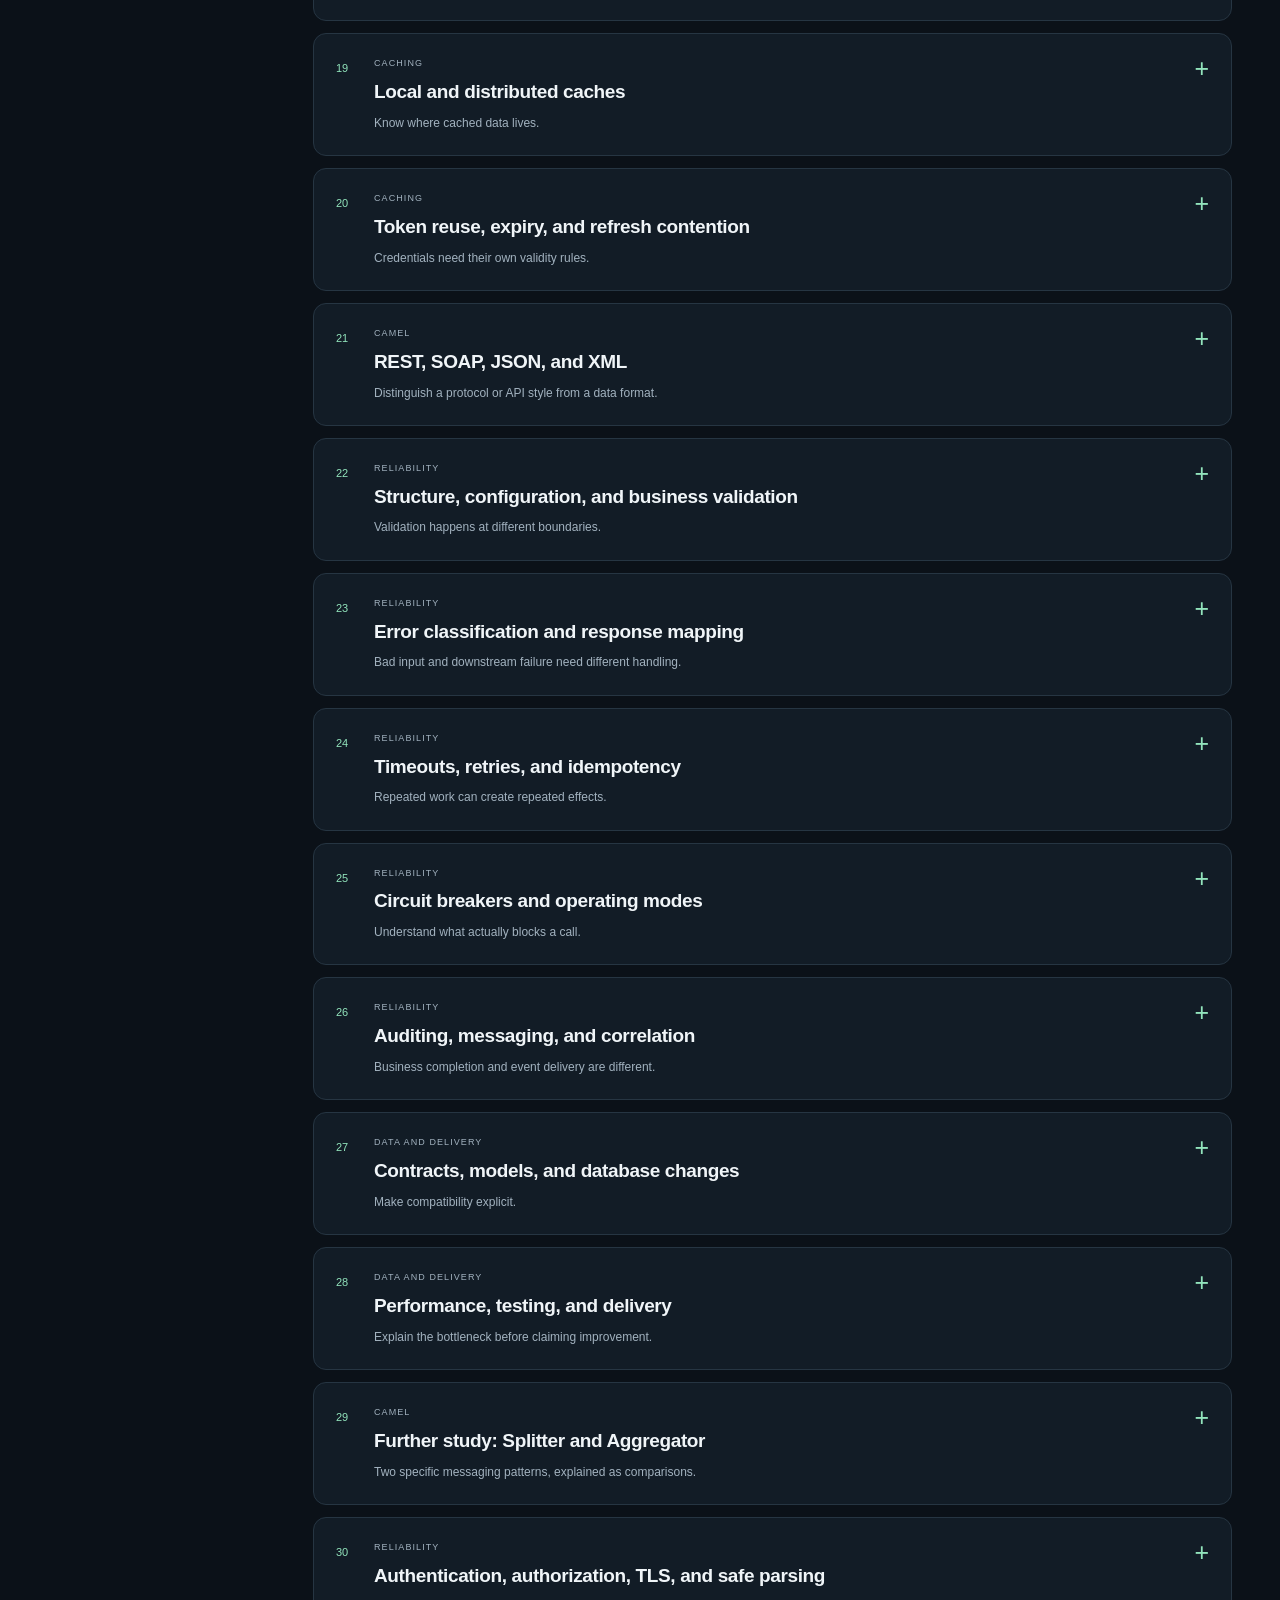
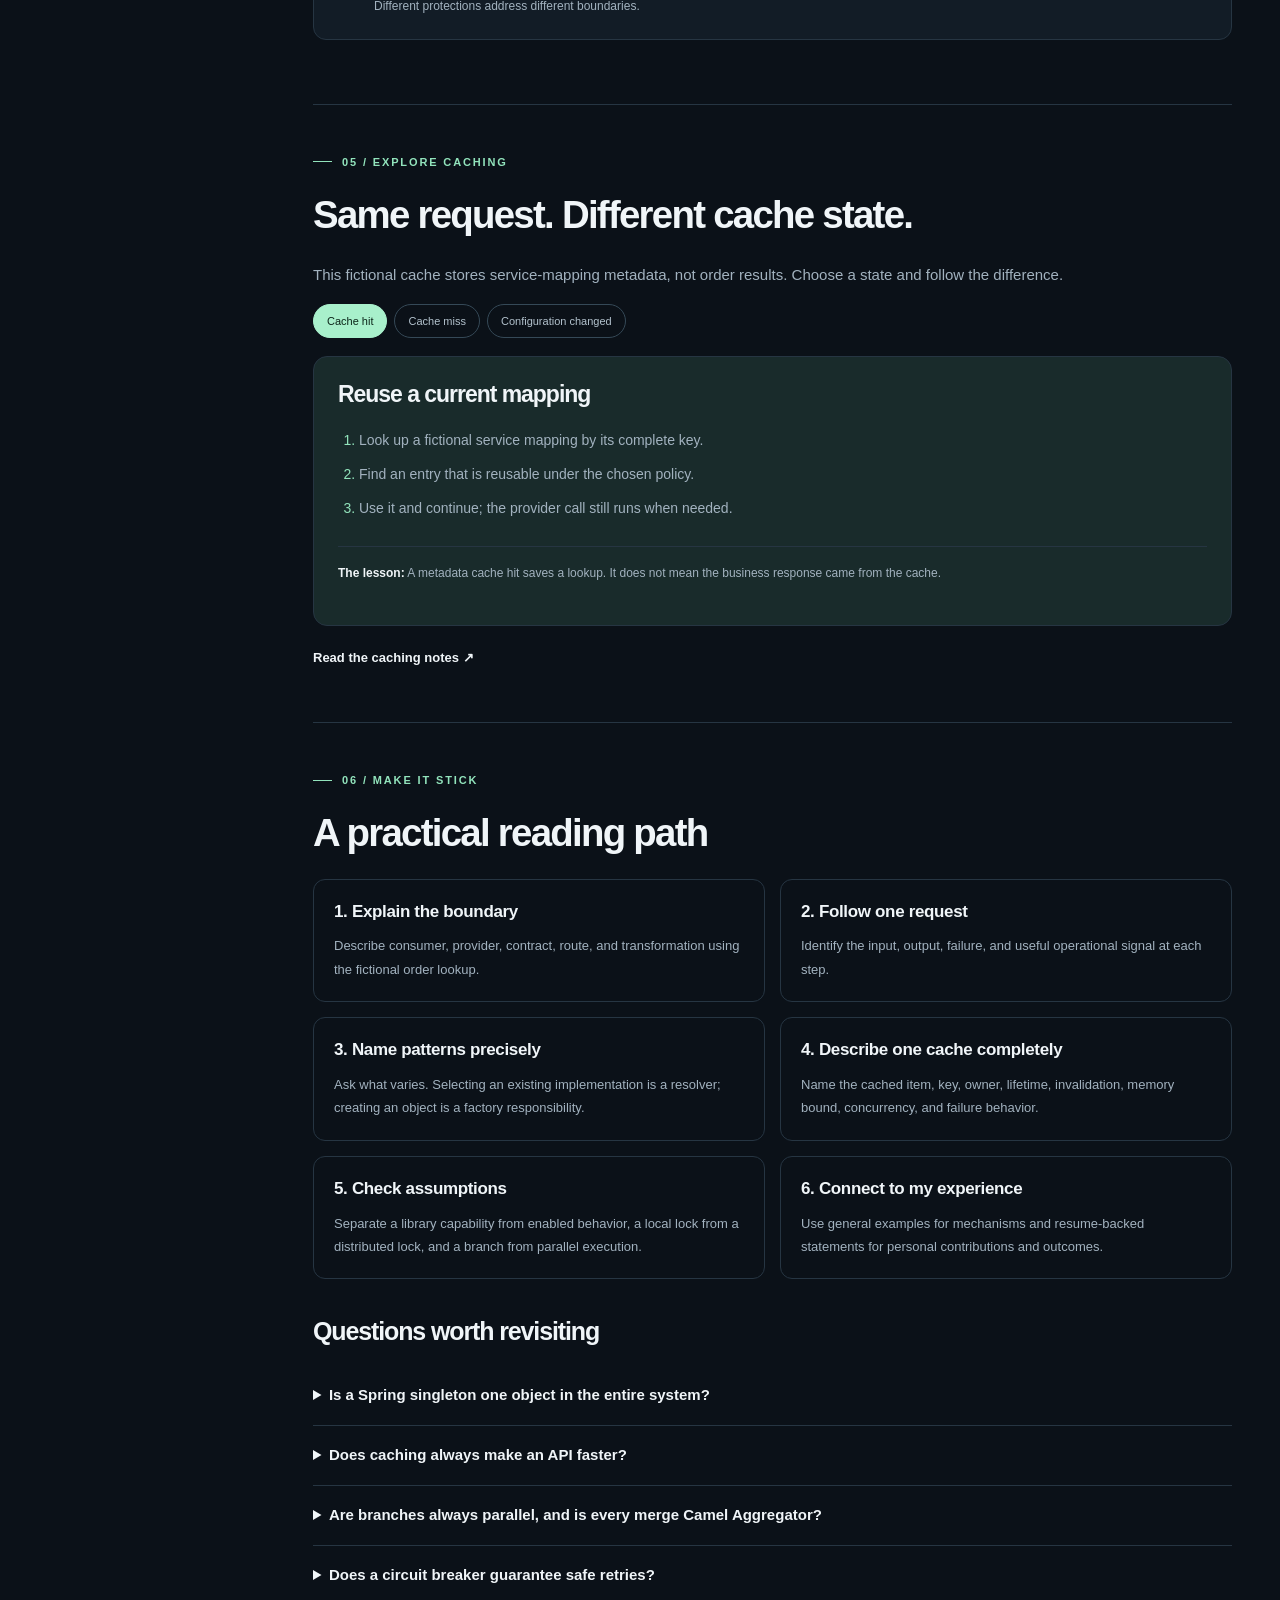
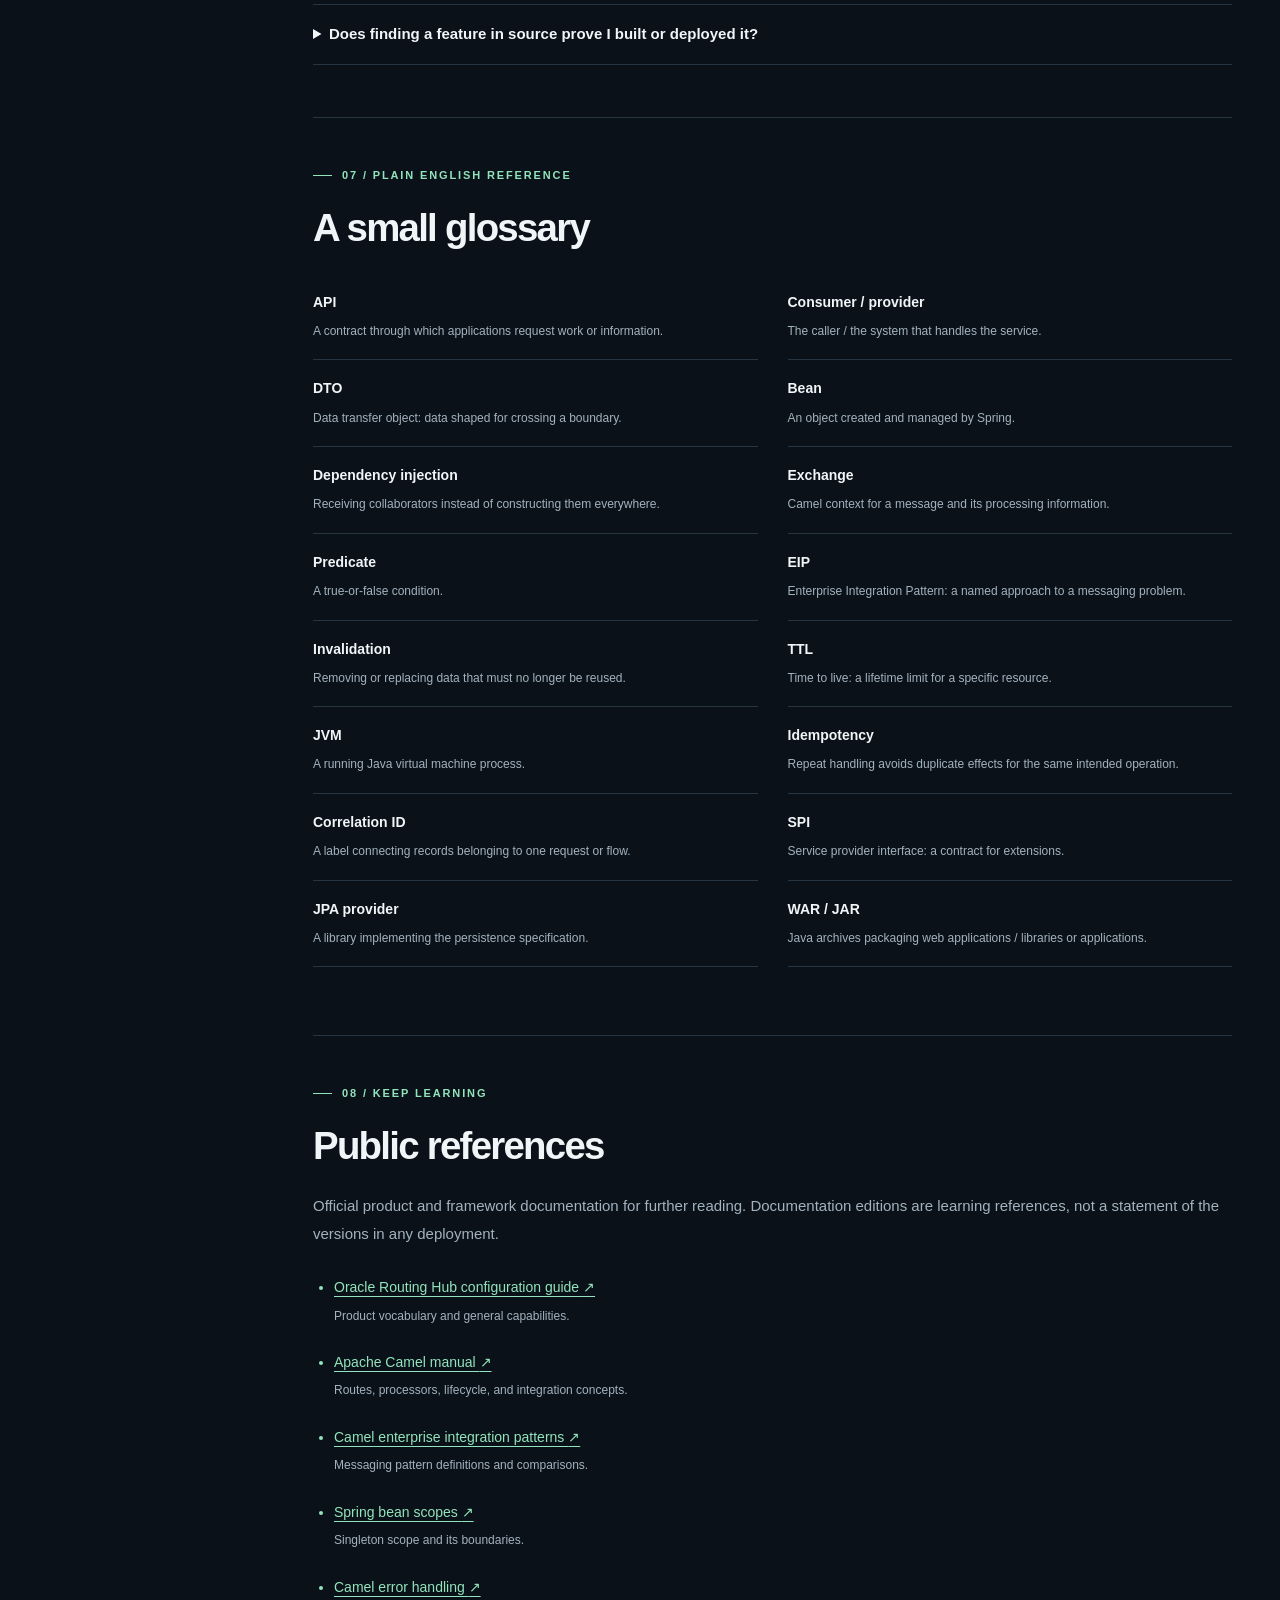
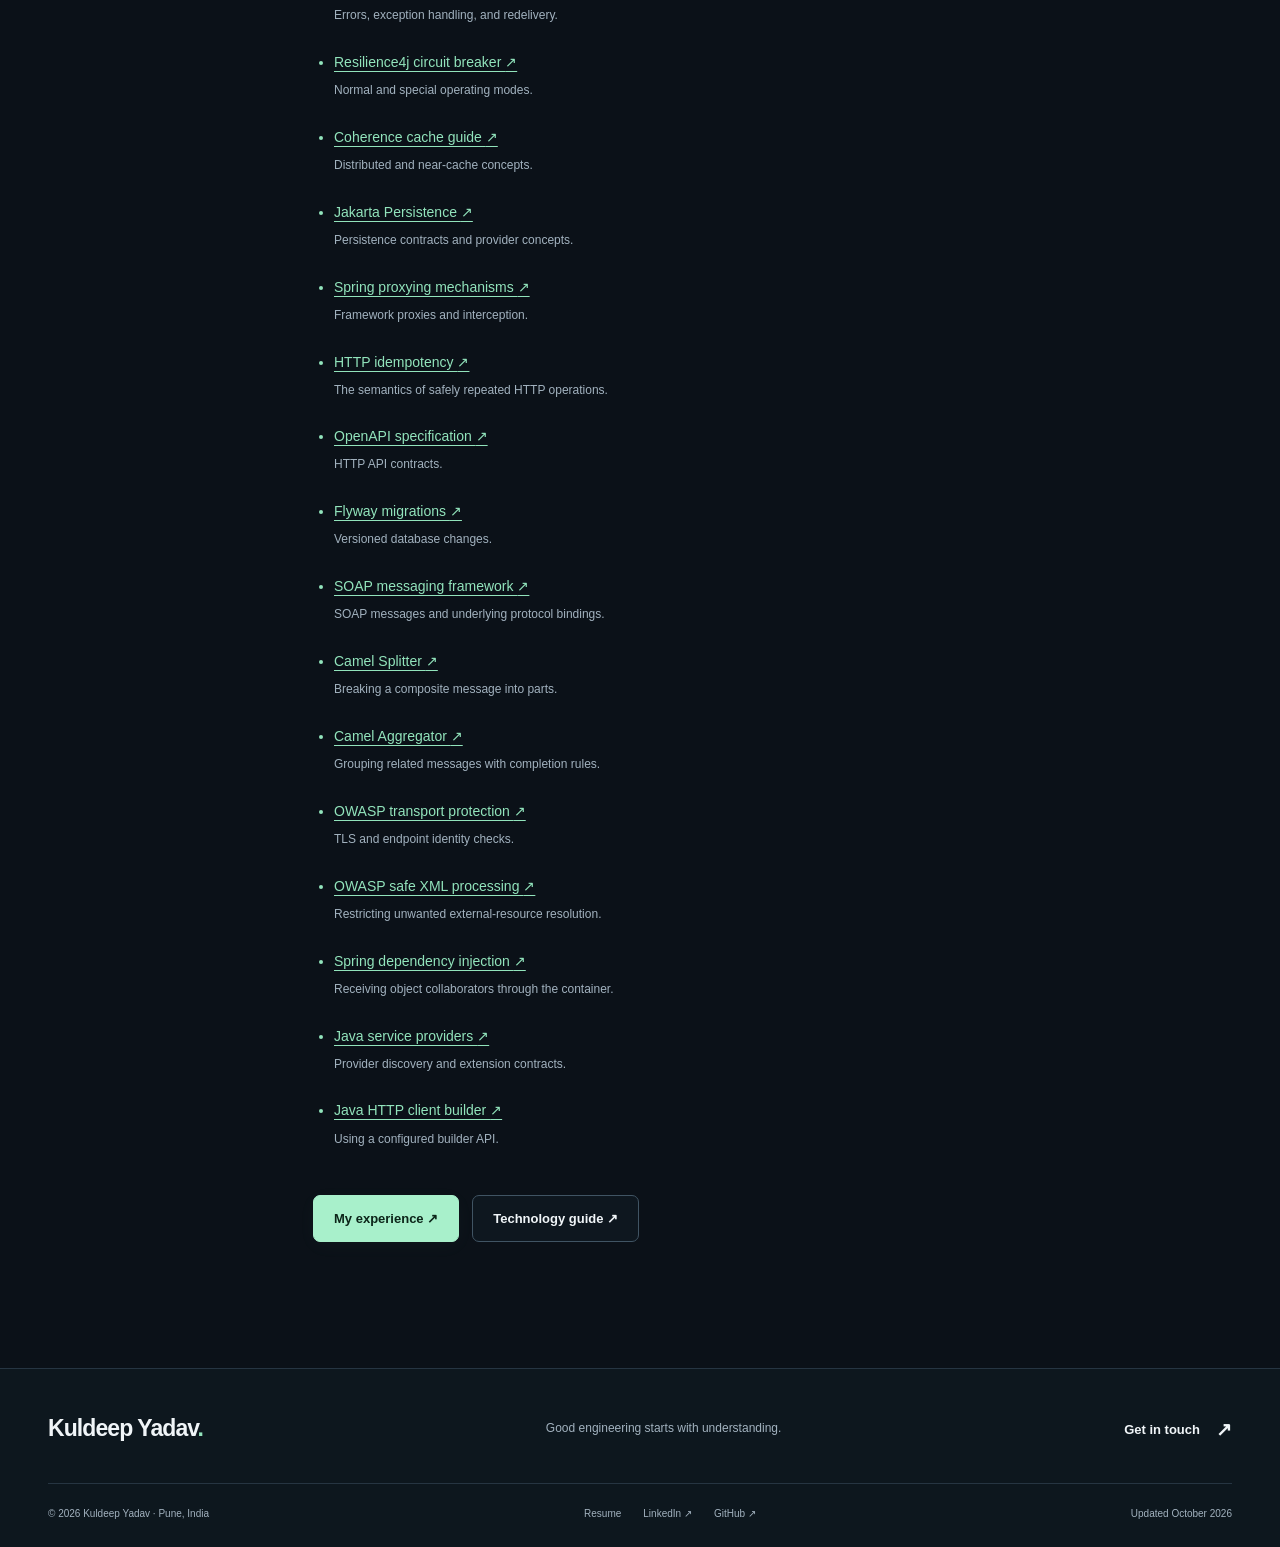
<file: obrh.html>
<!doctype html>
<html lang="en"><head><meta charset="utf-8"><meta name="viewport" content="width=device-width,initial-scale=1">
<meta name="theme-color" content="#0b1118"><title>OBRH Engineering Notebook | Kuldeep Yadav</title><meta name="description" content="Public learning notes on banking integration, architecture, Apache Camel, design patterns, singleton scope, caching, and reliable delivery.">
<meta property="og:title" content="OBRH Engineering Notebook | Kuldeep Yadav"><meta property="og:description" content="Public learning notes on banking integration, architecture, Apache Camel, design patterns, singleton scope, caching, and reliable delivery."><meta property="og:type" content="website">
<link rel="icon" type="image/svg+xml" href="favicon.svg?v=2"><link rel="stylesheet" href="styles.css"><link rel="stylesheet" href="theme.css?v=4"><link rel="stylesheet" href="obrh.css?v=1"><script src="data.js?v=6" defer></script><script src="app.js?v=9" defer></script>
</head><body data-page="obrh"><a class="skip" href="#main">Skip to content</a>
<header class="header"><div class="container header-inner"><a class="brand" href="index.html" aria-label="Kuldeep Yadav home"><span class="brand-mark" aria-hidden="true"><svg viewBox="0 0 36 36" fill="none"><path d="M12 10v16m12-16-12 8 12 8" stroke="currentColor" stroke-width="2.2" stroke-linecap="round" stroke-linejoin="round"/></svg></span><span class="brand-wordmark"><span class="brand-name">Kuldeep Yadav<span class="brand-period">.</span></span><span class="brand-role">BACKEND ENGINEER</span></span></a>
<nav id="navigation" aria-label="Main navigation"><a href="index.html">Overview</a><a href="experience.html">Experience</a><a href="projects.html" aria-current="page">Work</a><a href="technologies.html">Toolkit</a><a href="about.html">About</a></nav><div class="header-actions"><button class="search-open icon-button" aria-label="Search portfolio" title="Search portfolio ( / )"><svg viewBox="0 0 24 24" fill="none" stroke="currentColor" stroke-width="1.7" aria-hidden="true"><circle cx="10.5" cy="10.5" r="6.5"/><path d="m16 16 4 4"/></svg></button><a class="connect-link" href="contact.html">Let’s connect <span aria-hidden="true">↗</span></a><button class="menu-button icon-button" aria-label="Open navigation" aria-controls="navigation" aria-expanded="false"><span></span><span></span></button></div></div></header>
<main id="main" tabindex="-1"><section class="page-intro guide-intro"><div class="container"><div class="eyebrow">Work / Engineering notebook</div><h1>Oracle Banking Routing Hub (OBRH)</h1><p class="guide-subtitle">Integration, explained. Patterns, understood.</p><p>A learning notebook connecting my banking integration experience with the ideas behind routing services: architecture, Apache Camel, design patterns, caching, data, and reliable delivery.</p><div class="intro-meta"><span>30 learning notes</span><span>Concepts & fictional examples</span><span>Updated October 27, 2026</span></div><div class="buttons"><a class="button" href="#guide-flow">Follow a request <span aria-hidden="true">↓</span></a><a class="button secondary" href="#guide-notes">Browse the notes</a></div></div></section>
<div class="container page-content"><div class="breadcrumb"><a href="experience.html">Experience</a><span aria-hidden="true">/</span><a href="projects.html">Work</a><span aria-hidden="true">/</span><span>OBRH</span></div>
<div class="guide-layout"><aside class="guide-nav"><nav aria-label="On this page"><p class="eyebrow">In this notebook</p><a href="#guide-overview">Overview</a><a href="#guide-flow">Follow a request</a><a href="#guide-stack">Technology roles</a><a href="#guide-notes">Learning notes</a><a href="#guide-cache">Explore caching</a><a href="#guide-study">Study & questions</a><a href="#guide-glossary">Glossary</a><a href="#guide-references">Public references</a></nav><button class="print-button">Print / save notes</button><a class="text-link" href="experience.html">Back to experience ↗</a></aside>
<div class="guide-content"><section id="guide-overview" class="guide-section"><div class="eyebrow">01 / The bigger picture</div><h2>What integration work solves</h2><div class="guide-overview-grid"><article class="guide-overview-card"><h3>The integration problem</h3><p>Applications use different formats and depend on different backends. An integration hub gives them a controlled place to translate messages and select a destination.</p></article><article class="guide-overview-card"><h3>The product idea</h3><p>OBRH stands for Oracle Banking Routing Hub. Oracle describes consumers, providers, transformation, routing, and chaining as parts of its integration model.</p></article><article class="guide-overview-card"><h3>The engineering lesson</h3><p>Keep the caller&#x27;s contract, routing decision, message translation, transport client, and operational signals understandable as separate responsibilities.</p></article></div><p>My resume records Java and Spring Boot development, Apache Camel integration, caching and query optimization, and production delivery work. These notes explain those areas. A platform capability or library feature is not automatically a feature I personally built.</p><p class="guide-scope">Public learning notes with fictional services and original explanations. Source code, internal configuration, client data, and deployment details are excluded.</p><p class="guide-source">Product overview: <a href="https://docs.oracle.com/cd/G41999_01/PDF/User_Guide/Routing_Hub_Configuration_User_Guide.pdf" target="_blank" rel="noopener noreferrer">Oracle Routing Hub configuration guide <span aria-hidden="true">↗</span></a></p></section>
<section id="guide-flow" class="guide-section"><div class="eyebrow">02 / Follow a request</div><h2>One request. Several responsibilities.</h2><p>A fictional application looks up an order through Service A or Service B. Select a step to see what it does. This is a teaching model, not a client architecture diagram.</p><div class="guide-flow" role="group" aria-label="Request walkthrough steps"><button class="guide-flow-step" data-guide-step="0" aria-pressed="true" aria-controls="guide-flow-detail"><span>01</span><strong>Receive</strong><small>An application asks for an order.</small></button><button class="guide-flow-step" data-guide-step="1" aria-pressed="false" aria-controls="guide-flow-detail"><span>02</span><strong>Resolve</strong><small>Find the approved routing rule.</small></button><button class="guide-flow-step" data-guide-step="2" aria-pressed="false" aria-controls="guide-flow-detail"><span>03</span><strong>Transform</strong><small>Translate the data contract.</small></button><button class="guide-flow-step" data-guide-step="3" aria-pressed="false" aria-controls="guide-flow-detail"><span>04</span><strong>Call</strong><small>Use the appropriate client.</small></button><button class="guide-flow-step" data-guide-step="4" aria-pressed="false" aria-controls="guide-flow-detail"><span>05</span><strong>Normalize</strong><small>Return a consistent result.</small></button><button class="guide-flow-step" data-guide-step="5" aria-pressed="false" aria-controls="guide-flow-detail"><span>06</span><strong>Observe</strong><small>Record useful, safe signals.</small></button></div><div class="guide-flow-detail" id="guide-flow-detail" aria-live="polite"><section data-guide-panel="0"><div class="eyebrow">Step 1 / 6</div><h3>Receive</h3><p>A fictional order application sends a lookup request. The boundary checks required fields and creates a correlation identifier, a label used to follow the same request through processing.</p><dl><div><dt>What comes out</dt><dd>A valid request and traceable context.</dd></div><div><dt>Think about</dt><dd>Are the inputs valid before any external call?</dd></div></dl></section><section data-guide-panel="1" hidden><div class="eyebrow">Step 2 / 6</div><h3>Resolve</h3><p>The routing layer looks up approved configuration. A cache may speed up reusable configuration reads. This example chooses Service A or Service B using a documented rule.</p><dl><div><dt>What comes out</dt><dd>A selected route and the settings it needs.</dd></div><div><dt>Think about</dt><dd>Can a configuration change make a cached decision stale?</dd></div></dl></section><section data-guide-panel="2" hidden><div class="eyebrow">Step 3 / 6</div><h3>Transform</h3><p>The message is converted to the format expected by the selected service. A transformation changes representation while preserving the intended meaning.</p><dl><div><dt>What comes out</dt><dd>A provider-ready message.</dd></div><div><dt>Think about</dt><dd>Are missing values, numeric precision, dates, and namespaces handled?</dd></div></dl></section><section data-guide-panel="3" hidden><div class="eyebrow">Step 4 / 6</div><h3>Call</h3><p>An adapter calls an HTTP API or a SOAP service. SOAP commonly runs over HTTP. Reusing clients may reduce setup work. A timeout bounds waiting; it does not prove the remote operation was cancelled.</p><dl><div><dt>What comes out</dt><dd>A response, a known failure, or an uncertain timeout.</dd></div><div><dt>Think about</dt><dd>Would a repeat be safe if the first call already succeeded?</dd></div></dl></section><section data-guide-panel="4" hidden><div class="eyebrow">Step 5 / 6</div><h3>Normalize</h3><p>The response is converted into the caller-facing contract. A transport error, a validation error, and a business rejection are different outcomes.</p><dl><div><dt>What comes out</dt><dd>A caller-friendly result with a suitable status.</dd></div><div><dt>Think about</dt><dd>Can the caller distinguish rejection from unavailability?</dd></div></dl></section><section data-guide-panel="5" hidden><div class="eyebrow">Step 6 / 6</div><h3>Observe</h3><p>Duration, outcome, and correlation information support monitoring. Audit work has its own delivery policy. Private payload values should be masked or omitted.</p><dl><div><dt>What comes out</dt><dd>An operational trail with only necessary data.</dd></div><div><dt>Think about</dt><dd>Can an engineer find the failing step without reading customer data?</dd></div></dl></section></div></section>
<section id="guide-stack" class="guide-section"><div class="eyebrow">03 / Technology roles</div><h2>Know what each tool is for</h2><div class="guide-table-wrap" tabindex="0" role="region" aria-label="Technology roles"><table class="guide-table"><caption class="sr-only">Technologies and their learning context</caption><thead><tr><th scope="col">Technology</th><th scope="col">Purpose</th><th scope="col">Area</th></tr></thead><tbody><tr><th scope="row">Java</th><td>Application logic, interfaces, reusable components, and concurrency.</td><td>Language foundation</td></tr><tr><th scope="row">Spring / Spring Boot</th><td>Dependency injection, application configuration, scheduling, and web services.</td><td>Service foundation</td></tr><tr><th scope="row">Apache Camel</th><td>Processing routes and integration building blocks.</td><td>Routing and mediation</td></tr><tr><th scope="row">REST / HTTP and SOAP</th><td>HTTP APIs and SOAP services have different contracts. SOAP exchanges XML messages; WSDL can describe its service contract.</td><td>Communication</td></tr><tr><th scope="row">Velocity, JSLT, and XSLT</th><td>Template and transformation tools for different message representations.</td><td>Transformation</td></tr><tr><th scope="row">JPA / persistence providers</th><td>JPA defines persistence contracts. EclipseLink and Hibernate are alternative providers.</td><td>Persistence concepts</td></tr><tr><th scope="row">Oracle Coherence</th><td>Distributed caching concepts; actual use depends on configuration.</td><td>Caching option</td></tr><tr><th scope="row">Kafka / messaging</th><td>Event delivery, buffering, and asynchronous processing.</td><td>Messaging option</td></tr><tr><th scope="row">Resilience4j</th><td>Failure measurements and circuit breaker concepts; the configured mode matters.</td><td>Reliability option</td></tr><tr><th scope="row">OpenAPI / Swagger and Avro</th><td>Machine-readable API/message contracts and generated models.</td><td>Contract tooling</td></tr><tr><th scope="row">Gradle, WAR / JAR, servlet containers</th><td>Repeatable builds, service packaging, and extension boundaries.</td><td>Build and runtime</td></tr><tr><th scope="row">Flyway / SQL migrations</th><td>Versioned database changes, compatibility, and rollout order.</td><td>Database delivery</td></tr></tbody></table></div><p class="guide-scope">This is a learning map, not a production inventory or personal ownership claim. JPA has providers such as EclipseLink and Hibernate; these are alternatives. Wider resume technologies, including Conductor, Spring Cloud Gateway, and MCP, are not assumed to be components of a particular service.</p></section>
<section id="guide-notes" class="guide-section"><div class="eyebrow">04 / Read at your own pace</div><h2>Understand the idea. Then the trade-off.</h2><p>Open any note for an explanation, reasoning steps, a fictional example, and a common mistake. These are general lessons relevant to integration engineering.</p><label class="guide-search-label" for="guide-search">Find a concept</label><input class="field" type="search" id="guide-search" placeholder="Try singleton, SOAP, cache, or routing…" autocomplete="off"><div class="filter-pills guide-filters" role="group" aria-label="Filter learning notes"><button class="filter-button active" data-guide-filter="all" aria-pressed="true">All notes</button><button class="filter-button" data-guide-filter="Architecture" aria-pressed="false">Architecture</button><button class="filter-button" data-guide-filter="Camel" aria-pressed="false">Camel</button><button class="filter-button" data-guide-filter="Design patterns" aria-pressed="false">Design patterns</button><button class="filter-button" data-guide-filter="Caching" aria-pressed="false">Caching</button><button class="filter-button" data-guide-filter="Reliability" aria-pressed="false">Reliability</button><button class="filter-button" data-guide-filter="Data and delivery" aria-pressed="false">Data and delivery</button></div><div class="guide-notes-actions"><p id="guide-count" role="status">30 of 30 notes</p><div><button class="guide-text-button" id="guide-expand-all">Expand visible</button><button class="guide-text-button" id="guide-collapse-all">Collapse visible</button></div></div><div id="guide-topic-list"><details class="guide-topic" id="hub" data-guide-category="Architecture">
<summary><span class="guide-topic-num">01</span><span><small>Architecture</small><strong>Integration hub and responsibilities</strong><span class="guide-summary-copy">Keep the caller-facing contract separate from provider details.</span></span><span class="guide-expand" aria-hidden="true">+</span></summary>
<div class="guide-topic-body"><p>An integration service connects applications that may use different protocols, field names, and availability rules. The useful boundary is the contract: what the caller asks for and what it receives.</p><p>A routing decision selects a provider. A transformation translates the message. A transport client makes the call. Separating these concerns makes changes easier to reason about.</p><h4>How to reason about it</h4><ol><li>Identify the caller-facing contract.</li><li>Choose a provider using an approved rule.</li><li>Translate, call, and map the result back.</li></ol><div class="guide-example"><span>Fictional example</span><p>A fictional order application keeps one lookup contract while two providers use different field names.</p></div><p class="guide-caution"><b>Remember:</b> The integration hub is not automatically the owner of the business transaction. Identify which system owns the result.</p><div class="guide-topic-links"><a href="https://docs.oracle.com/cd/G41999_01/PDF/User_Guide/Routing_Hub_Configuration_User_Guide.pdf" target="_blank" rel="noopener noreferrer">Oracle Routing Hub configuration guide <span aria-hidden="true">↗</span></a><a href="#hub" aria-label="Link to Integration hub and responsibilities">Link to this note</a></div></div></details><details class="guide-topic" id="configuration" data-guide-category="Architecture">
<summary><span class="guide-topic-num">02</span><span><small>Architecture</small><strong>Configuration lifecycle and runtime execution</strong><span class="guide-summary-copy">Saving a rule and using it are different activities.</span></span><span class="guide-expand" aria-hidden="true">+</span></summary>
<div class="guide-topic-body"><p>Configuration management defines mappings and routing rules. Runtime execution applies active rules to requests. This is a useful way to understand a configurable integration service.</p><p>A change needs validation and an activation plan. A saved draft is different from the version currently handling requests. Caches and running routes may need a coordinated refresh.</p><h4>How to reason about it</h4><ol><li>Prepare and validate the change.</li><li>Activate the approved version.</li><li>Verify new requests use it and retain a recovery path.</li></ol><div class="guide-example"><span>Fictional example</span><p>A fictional order mapping is tested before it becomes active.</p></div><p class="guide-caution"><b>Remember:</b> A configuration edit can change behavior as much as a code change. Review and versioning still matter.</p><div class="guide-topic-links"><a href="https://docs.oracle.com/cd/G41999_01/PDF/User_Guide/Routing_Hub_Configuration_User_Guide.pdf" target="_blank" rel="noopener noreferrer">Oracle Routing Hub configuration guide <span aria-hidden="true">↗</span></a><a href="#configuration" aria-label="Link to Configuration lifecycle and runtime execution">Link to this note</a></div></div></details><details class="guide-topic" id="layers" data-guide-category="Architecture">
<summary><span class="guide-topic-num">03</span><span><small>Architecture</small><strong>Controller, service, repository, and DTO</strong><span class="guide-summary-copy">Give each layer a clear job.</span></span><span class="guide-expand" aria-hidden="true">+</span></summary>
<div class="guide-topic-body"><p>A controller handles the web boundary. A service coordinates application behavior. A repository handles persistence access. A DTO carries API data; an entity represents stored data.</p><p>Mapping DTOs to entities helps separate public contracts from database structures. JPA is a persistence specification; a provider such as EclipseLink implements it.</p><h4>How to reason about it</h4><ol><li>Validate and map the request.</li><li>Apply application rules in the service.</li><li>Use the repository, then map the response.</li></ol><div class="guide-example"><span>Fictional example</span><p>An update request exposes editable fields while a stored record also has version and audit information.</p></div><p class="guide-caution"><b>Remember:</b> Avoid putting every rule in a controller or exposing database entities directly as an API contract.</p><div class="guide-topic-links"><a href="https://jakarta.ee/specifications/persistence/" target="_blank" rel="noopener noreferrer">Jakarta Persistence <span aria-hidden="true">↗</span></a><a href="#layers" aria-label="Link to Controller, service, repository, and DTO">Link to this note</a></div></div></details><details class="guide-topic" id="camel-basics" data-guide-category="Camel">
<summary><span class="guide-topic-num">04</span><span><small>Camel</small><strong>Route, processor, endpoint, and exchange</strong><span class="guide-summary-copy">Learn the pieces before naming patterns.</span></span><span class="guide-expand" aria-hidden="true">+</span></summary>
<div class="guide-topic-body"><p>A Camel route describes processing from an input to destinations. A processor performs a step. An endpoint connects to a source or destination. An exchange carries a message and processing context.</p><p>The body contains the payload; headers contain message metadata. Properties can hold processing context. Keep the purpose and lifetime of each value explicit, especially when replacing the message body.</p><h4>How to reason about it</h4><ol><li>Receive a message.</li><li>Pass the exchange through focused steps.</li><li>Send the output or return a handled outcome.</li></ol><div class="guide-example"><span>Fictional example</span><p>An order reference is payload, a format hint is metadata, and a correlation ID links operational records.</p></div><p class="guide-caution"><b>Remember:</b> Internal context is not automatically an outbound HTTP header. Avoid forwarding internal data unnecessarily.</p><div class="guide-topic-links"><a href="https://camel.apache.org/manual/" target="_blank" rel="noopener noreferrer">Apache Camel manual <span aria-hidden="true">↗</span></a><a href="#camel-basics" aria-label="Link to Route, processor, endpoint, and exchange">Link to this note</a></div></div></details><details class="guide-topic" id="pipeline" data-guide-category="Camel">
<summary><span class="guide-topic-num">05</span><span><small>Camel</small><strong>Pipes and filters: a sequence of steps</strong><span class="guide-summary-copy">Build a readable processing pipeline.</span></span><span class="guide-expand" aria-hidden="true">+</span></summary>
<div class="guide-topic-body"><p>A pipeline applies steps in an intended order. Each has a narrow responsibility and an input/output agreement: validate, translate, invoke, or map a result.</p><p>A chain of processors supports the pipeline concept. It does not by itself prove a specific Camel DSL operator or a custom GoF Chain of Responsibility implementation.</p><h4>How to reason about it</h4><ol><li>Give each step one responsibility.</li><li>Document the context it reads and changes.</li><li>Define whether failure stops the flow or produces a handled result.</li></ol><div class="guide-example"><span>Fictional example</span><p>A fictional route validates a reference, creates a provider request, calls a service, and formats the reply.</p></div><p class="guide-caution"><b>Remember:</b> Changing the order can change meaning. A successful final step does not prove every earlier step ran.</p><div class="guide-topic-links"><a href="https://camel.apache.org/components/4.22.x/eips/enterprise-integration-patterns.html" target="_blank" rel="noopener noreferrer">Camel enterprise integration patterns <span aria-hidden="true">↗</span></a><a href="#pipeline" aria-label="Link to Pipes and filters: a sequence of steps">Link to this note</a></div></div></details><details class="guide-topic" id="content-routing" data-guide-category="Camel">
<summary><span class="guide-topic-num">06</span><span><small>Camel</small><strong>Content-based routing and predicates</strong><span class="guide-summary-copy">Choose a path using message information.</span></span><span class="guide-expand" aria-hidden="true">+</span></summary>
<div class="guide-topic-body"><p>A predicate is a true-or-false condition. Content-based routing checks conditions to select a path. Rules may use relevant message information and approved configuration.</p><p>Define what happens when nothing matches, and distinguish that outcome from a selected provider failing. Describe the routing principle with fictional rules.</p><h4>How to reason about it</h4><ol><li>Identify the information needed for a decision.</li><li>Evaluate conditions in the intended order.</li><li>Use a documented default or reject unsupported cases.</li></ol><div class="guide-example"><span>Fictional example</span><p>A fictional archive lookup goes to a historical order service.</p></div><p class="guide-caution"><b>Remember:</b> A dynamically chosen destination does not automatically mean Camel Dynamic Router EIP is used.</p><div class="guide-topic-links"><a href="https://camel.apache.org/components/4.22.x/eips/enterprise-integration-patterns.html" target="_blank" rel="noopener noreferrer">Camel enterprise integration patterns <span aria-hidden="true">↗</span></a><a href="#content-routing" aria-label="Link to Content-based routing and predicates">Link to this note</a></div></div></details><details class="guide-topic" id="dynamic-routes" data-guide-category="Camel">
<summary><span class="guide-topic-num">07</span><span><small>Camel</small><strong>Dynamic route lifecycle</strong><span class="guide-summary-copy">A definition, a running route, and its configuration are different.</span></span><span class="guide-expand" aria-hidden="true">+</span></summary>
<div class="guide-topic-body"><p>A configurable service can create routes at runtime. Lifecycle operations include creating, registering, starting, stopping, and removing a route.</p><p>Replacing a definition needs a plan for in-flight requests. A route can exist but be stopped, and an old route may still be completing work during a change.</p><h4>How to reason about it</h4><ol><li>Validate the proposed definition.</li><li>Coordinate registration and activation.</li><li>Handle in-flight work before replacement or removal.</li></ol><div class="guide-example"><span>Fictional example</span><p>A fictional provider mapping changes while earlier requests are still completing.</p></div><p class="guide-caution"><b>Remember:</b> A configuration save is not proof that every active route or application instance has changed.</p><div class="guide-topic-links"><a href="https://camel.apache.org/manual/" target="_blank" rel="noopener noreferrer">Apache Camel manual <span aria-hidden="true">↗</span></a><a href="#dynamic-routes" aria-label="Link to Dynamic route lifecycle">Link to this note</a></div></div></details><details class="guide-topic" id="transformation" data-guide-category="Camel">
<summary><span class="guide-topic-num">08</span><span><small>Camel</small><strong>Translation, templates, and enrichment</strong><span class="guide-summary-copy">Change representation while preserving meaning.</span></span><span class="guide-expand" aria-hidden="true">+</span></summary>
<div class="guide-topic-body"><p>Transformation can rename fields, reshape nested data, or change formats. Velocity renders templates, JSLT transforms JSON, and XSLT transforms XML. They are different tools.</p><p>Enrichment adds information needed later, such as an approved configuration value or an earlier result. Template composition reuses structure, but needs clear missing-value and override rules.</p><h4>How to reason about it</h4><ol><li>Define input and output contracts.</li><li>Handle types, escaping, missing values, and namespaces.</li><li>Validate the produced message.</li></ol><div class="guide-example"><span>Fictional example</span><p>A fictional provider needs a nested order object while the caller supplies a flat request.</p></div><p class="guide-caution"><b>Remember:</b> A template engine is not the GoF Template Method pattern. Enrichment logic does not prove Camel Enrich EIP usage.</p><div class="guide-topic-links"><a href="https://docs.oracle.com/cd/G41999_01/PDF/User_Guide/Routing_Hub_Configuration_User_Guide.pdf" target="_blank" rel="noopener noreferrer">Oracle Routing Hub configuration guide <span aria-hidden="true">↗</span></a><a href="#transformation" aria-label="Link to Translation, templates, and enrichment">Link to this note</a></div></div></details><details class="guide-topic" id="branch-merge" data-guide-category="Camel">
<summary><span class="guide-topic-num">09</span><span><small>Camel</small><strong>Chaining, branching, and combined results</strong><span class="guide-summary-copy">Understand control flow before assuming parallelism.</span></span><span class="guide-expand" aria-hidden="true">+</span></summary>
<div class="guide-topic-body"><p>Chaining connects dependent steps. Branching organizes or selects paths. Combining results builds an output from selected earlier results. These can use ordinary application logic or framework features.</p><p>A branch diagram does not prove concurrent execution. A merge is not enough to establish Camel Aggregator EIP, which has grouping and completion rules.</p><h4>How to reason about it</h4><ol><li>Identify dependencies between steps.</li><li>Check whether execution is sequential or concurrent.</li><li>Define completion and partial-failure handling.</li></ol><div class="guide-example"><span>Fictional example</span><p>A fictional overview combines order and shipping information without assuming how calls are scheduled.</p></div><p class="guide-caution"><b>Remember:</b> Do not claim Splitter, Aggregator, multicast, or parallel execution just because outputs are combined.</p><div class="guide-topic-links"><a href="https://camel.apache.org/components/4.22.x/eips/enterprise-integration-patterns.html" target="_blank" rel="noopener noreferrer">Camel enterprise integration patterns <span aria-hidden="true">↗</span></a><a href="#branch-merge" aria-label="Link to Chaining, branching, and combined results">Link to this note</a></div></div></details><details class="guide-topic" id="dependency-injection" data-guide-category="Design patterns">
<summary><span class="guide-topic-num">10</span><span><small>Design patterns</small><strong>Dependency injection and composition</strong><span class="guide-summary-copy">Receive the collaborators a component needs.</span></span><span class="guide-expand" aria-hidden="true">+</span></summary>
<div class="guide-topic-body"><p>Dependency injection supplies collaborators instead of constructing them repeatedly inside business methods. Spring manages objects and wires their dependencies. Composition builds behavior from cooperating objects.</p><p>A narrow interface makes expected behavior clear. Another implementation can replace one concern without changing every caller and can help focused tests.</p><h4>How to reason about it</h4><ol><li>Define a clear collaborator contract.</li><li>Supply an implementation through the container.</li><li>Keep configuration and lifecycle ownership clear.</li></ol><div class="guide-example"><span>Fictional example</span><p>A fictional service receives a transport interface; a test supplies a harmless substitute.</p></div><p class="guide-caution"><b>Remember:</b> Being managed by Spring does not automatically make a class stateless, thread-safe, or well separated.</p><div class="guide-topic-links"><a href="https://docs.spring.io/spring-framework/reference/core/beans/dependencies/factory-collaborators.html" target="_blank" rel="noopener noreferrer">Spring dependency injection <span aria-hidden="true">↗</span></a><a href="#dependency-injection" aria-label="Link to Dependency injection and composition">Link to this note</a></div></div></details><details class="guide-topic" id="singleton" data-guide-category="Design patterns">
<summary><span class="guide-topic-num">11</span><span><small>Design patterns</small><strong>Singleton scope and shared state</strong><span class="guide-summary-copy">One shared object has a limited scope.</span></span><span class="guide-expand" aria-hidden="true">+</span></summary>
<div class="guide-topic-body"><p>Spring normally shares one instance per bean definition in one container. A classic Singleton controls creation in the class itself. The ownership and scope differ.</p><p>A shared instance may serve many requests concurrently. Keep per-request information out of shared mutable fields. Other processes still have their own instances; lazy creation also needs a safe concurrency design.</p><h4>How to reason about it</h4><ol><li>Identify who creates the object and its scope.</li><li>Separate stable configuration from request state.</li><li>Protect shared mutable state appropriately.</li></ol><div class="guide-example"><span>Fictional example</span><p>Several fictional requests share a stateless formatter while keeping separate request contexts.</p></div><p class="guide-caution"><b>Remember:</b> Singleton does not mean one object across a cluster or guarantee thread safety.</p><div class="guide-topic-links"><a href="https://docs.spring.io/spring-framework/reference/core/beans/factory-scopes.html" target="_blank" rel="noopener noreferrer">Spring bean scopes <span aria-hidden="true">↗</span></a><a href="#singleton" aria-label="Link to Singleton scope and shared state">Link to this note</a></div></div></details><details class="guide-topic" id="strategy-factory" data-guide-category="Design patterns">
<summary><span class="guide-topic-num">12</span><span><small>Design patterns</small><strong>Strategy, registry, and simple factory</strong><span class="guide-summary-copy">Selecting behavior and creating an object are different jobs.</span></span><span class="guide-expand" aria-hidden="true">+</span></summary>
<div class="guide-topic-body"><p>Strategy places alternative behaviors behind a common contract. A registry or resolver chooses an available implementation. A simple factory creates an object and centralizes construction choices.</p><p>A class called Factory may only select prebuilt strategies. GoF Factory Method more specifically varies object creation through an overridable creation method. Describe the behavior, not just the class name.</p><h4>How to reason about it</h4><ol><li>Identify what varies.</li><li>Decide whether selection or construction is needed.</li><li>Keep callers dependent on the contract.</li></ol><div class="guide-example"><span>Fictional example</span><p>A fictional service selects between two SOAP invocation approaches behind one interface.</p></div><p class="guide-caution"><b>Remember:</b> A factory does not necessarily create a fresh object for every request. Not every selector is Factory Method.</p><div class="guide-topic-links"><a href="https://docs.oracle.com/en/java/javase/25/docs/api/java.base/java/util/ServiceLoader.html" target="_blank" rel="noopener noreferrer">Java service providers <span aria-hidden="true">↗</span></a><a href="#strategy-factory" aria-label="Link to Strategy, registry, and simple factory">Link to this note</a></div></div></details><details class="guide-topic" id="adapter-spi" data-guide-category="Design patterns">
<summary><span class="guide-topic-num">13</span><span><small>Design patterns</small><strong>Adapter and extension interfaces (SPI)</strong><span class="guide-summary-copy">Keep a stable boundary with specialized behavior.</span></span><span class="guide-expand" aria-hidden="true">+</span></summary>
<div class="guide-topic-body"><p>An adapter converts between interfaces or data models. An SPI defines a contract an extension can implement. These isolate specialized transport or environment behavior.</p><p>An extension contract should explain inputs, allowed changes, lifecycle, errors, and compatibility. An interface being available does not prove an implementation is installed and active.</p><h4>How to reason about it</h4><ol><li>Define a stable extension contract.</li><li>Adapt external behavior to the common service model.</li><li>Test compatibility and failure behavior.</li></ol><div class="guide-example"><span>Fictional example</span><p>A fictional adapter exposes one send operation while using a different remote protocol.</p></div><p class="guide-caution"><b>Remember:</b> An SPI interface alone is not proof of an Adapter pattern implementation.</p><div class="guide-topic-links"><a href="https://docs.oracle.com/en/java/javase/25/docs/api/java.base/java/util/ServiceLoader.html" target="_blank" rel="noopener noreferrer">Java service providers <span aria-hidden="true">↗</span></a><a href="https://docs.oracle.com/cd/G41999_01/PDF/User_Guide/Routing_Hub_Configuration_User_Guide.pdf" target="_blank" rel="noopener noreferrer">Oracle Routing Hub configuration guide <span aria-hidden="true">↗</span></a><a href="#adapter-spi" aria-label="Link to Adapter and extension interfaces (SPI)">Link to this note</a></div></div></details><details class="guide-topic" id="builder-template" data-guide-category="Design patterns">
<summary><span class="guide-topic-num">14</span><span><small>Design patterns</small><strong>Builder APIs and Template Method</strong><span class="guide-summary-copy">Recognize framework patterns precisely.</span></span><span class="guide-expand" aria-hidden="true">+</span></summary>
<div class="guide-topic-body"><p>A builder API assembles a configured object through readable steps. Using HTTP client builders or route builders is different from designing a custom Builder implementation.</p><p>Template Method fixes an algorithm outline while allowing selected steps to vary. It is useful further study for framework and bundled library extension points, and differs from rendering a data template.</p><h4>How to reason about it</h4><ol><li>Identify the object a builder creates.</li><li>Identify the fixed sequence and extension steps in Template Method.</li><li>Separate library internals from personal implementation claims.</li></ol><div class="guide-example"><span>Fictional example</span><p>A fictional client builder sets options before creating a client. A framework base class may offer a controlled extension hook.</p></div><p class="guide-caution"><b>Remember:</b> Template Method is a learning comparison here, not a claim that I authored bundled library implementations.</p><div class="guide-topic-links"><a href="https://docs.oracle.com/en/java/javase/25/docs/api/java.net.http/java/net/http/HttpClient.Builder.html" target="_blank" rel="noopener noreferrer">Java HTTP client builder <span aria-hidden="true">↗</span></a><a href="#builder-template" aria-label="Link to Builder APIs and Template Method">Link to this note</a></div></div></details><details class="guide-topic" id="proxy-context" data-guide-category="Design patterns">
<summary><span class="guide-topic-num">15</span><span><small>Design patterns</small><strong>Framework proxies and request context</strong><span class="guide-summary-copy">Interception and data lifetime are separate ideas.</span></span><span class="guide-expand" aria-hidden="true">+</span></summary>
<div class="guide-topic-body"><p>A proxy stands between a caller and an object. Spring can use proxies to apply concerns such as transactions. A framework interception mechanism is different from a custom application Proxy implementation.</p><p>Request context belongs to a particular unit of work. Thread-local storage belongs to a thread, which may be reused by a pool. Context propagation and cleanup therefore need explicit care.</p><h4>How to reason about it</h4><ol><li>Identify what intercepts a call and why.</li><li>Keep request data within its intended lifetime.</li><li>Clean up context and test reused worker threads.</li></ol><div class="guide-example"><span>Fictional example</span><p>A fictional transactional service call is intercepted by a framework while each request keeps its own context.</p></div><p class="guide-caution"><b>Remember:</b> ThreadLocal is not request bean scope, and inherited context does not automatically reach existing pool threads.</p><div class="guide-topic-links"><a href="https://docs.spring.io/spring-framework/reference/core/aop/proxying.html" target="_blank" rel="noopener noreferrer">Spring proxying mechanisms <span aria-hidden="true">↗</span></a><a href="https://docs.spring.io/spring-framework/reference/core/beans/factory-scopes.html" target="_blank" rel="noopener noreferrer">Spring bean scopes <span aria-hidden="true">↗</span></a><a href="#proxy-context" aria-label="Link to Framework proxies and request context">Link to this note</a></div></div></details><details class="guide-topic" id="cache-purpose" data-guide-category="Caching">
<summary><span class="guide-topic-num">16</span><span><small>Caching</small><strong>What is cached: objects, metadata, tokens, or responses?</strong><span class="guide-summary-copy">Name the cached item before discussing performance.</span></span><span class="guide-expand" aria-hidden="true">+</span></summary>
<div class="guide-topic-body"><p>An object cache reuses an expensive client or serializer. A metadata cache reuses configuration. A token store reuses a still-valid credential. A response cache reuses a business result.</p><p>These solve different problems. Reusing a SOAP client may avoid setup while still making a fresh provider call for every request.</p><h4>How to reason about it</h4><ol><li>Identify the reusable item.</li><li>Measure the work reuse avoids.</li><li>Choose a lifecycle suitable for that item.</li></ol><div class="guide-example"><span>Fictional example</span><p>A fictional SOAP client handles several lookups, but every lookup still reaches the provider.</p></div><p class="guide-caution"><b>Remember:</b> A component called a cache does not establish that business responses are cached.</p><div class="guide-topic-links"><a href="https://docs.oracle.com/middleware/12211/coherence/develop-applications/index.html" target="_blank" rel="noopener noreferrer">Coherence cache guide <span aria-hidden="true">↗</span></a><a href="#cache-purpose" aria-label="Link to What is cached: objects, metadata, tokens, or responses?">Link to this note</a></div></div></details><details class="guide-topic" id="cache-keys" data-guide-category="Caching">
<summary><span class="guide-topic-num">17</span><span><small>Caching</small><strong>Cache keys, ownership, and safe reuse</strong><span class="guide-summary-copy">Keys describe when cached values are interchangeable.</span></span><span class="guide-expand" aria-hidden="true">+</span></summary>
<div class="guide-topic-body"><p>A key must capture what changes the meaning or safe reuse of an entry. A broad key can mix incompatible contexts; a very narrow key can create many rarely reused entries.</p><p>Shared clients should not retain another caller&#x27;s mutable request or authentication state. Entries may own resources that need cleanup when replaced.</p><h4>How to reason about it</h4><ol><li>Define equivalence for cached values.</li><li>Keep per-request data safely isolated.</li><li>Plan resource cleanup and memory bounds.</li></ol><div class="guide-example"><span>Fictional example</span><p>A fictional client with one transport configuration cannot always substitute for a differently configured client.</p></div><p class="guide-caution"><b>Remember:</b> A concurrent map protects map operations, not all multi-step operations or all objects stored in it.</p><div class="guide-topic-links"><a href="https://docs.oracle.com/middleware/12211/coherence/develop-applications/index.html" target="_blank" rel="noopener noreferrer">Coherence cache guide <span aria-hidden="true">↗</span></a><a href="#cache-keys" aria-label="Link to Cache keys, ownership, and safe reuse">Link to this note</a></div></div></details><details class="guide-topic" id="cache-lifetime" data-guide-category="Caching">
<summary><span class="guide-topic-num">18</span><span><small>Caching</small><strong>TTL, eviction, invalidation, and refresh</strong><span class="guide-summary-copy">Lifetime controls have different meanings.</span></span><span class="guide-expand" aria-hidden="true">+</span></summary>
<div class="guide-topic-body"><p>TTL limits a specified entry or resource lifetime. Eviction removes entries, often to bound memory. Invalidation removes incorrect or outdated data. Refresh replaces a value.</p><p>A scheduled whole-cache clear is not per-entry TTL. A pooled connection&#x27;s lifetime is not automatically the lifetime of the cached client that uses the pool.</p><h4>How to reason about it</h4><ol><li>Identify the resource a setting controls.</li><li>Choose how staleness is detected or bounded.</li><li>Test misses and reloading after removal.</li></ol><div class="guide-example"><span>Fictional example</span><p>A fictional mapping changes and needs a refresh policy to make the new value visible.</p></div><p class="guide-caution"><b>Remember:</b> Clearing a large cache can trigger many simultaneous reloads. Clearing is not free.</p><div class="guide-topic-links"><a href="https://docs.oracle.com/middleware/12211/coherence/develop-applications/index.html" target="_blank" rel="noopener noreferrer">Coherence cache guide <span aria-hidden="true">↗</span></a><a href="#cache-lifetime" aria-label="Link to TTL, eviction, invalidation, and refresh">Link to this note</a></div></div></details><details class="guide-topic" id="distributed-cache" data-guide-category="Caching">
<summary><span class="guide-topic-num">19</span><span><small>Caching</small><strong>Local and distributed caches</strong><span class="guide-summary-copy">Know where cached data lives.</span></span><span class="guide-expand" aria-hidden="true">+</span></summary>
<div class="guide-topic-body"><p>A local cache lives in one process. A distributed cache shares data across processes through a networked system such as Coherence. A near cache combines a local front with a backing cache.</p><p>Trade-offs include consistency, network cost, serialization, memory, and failure handling. Selecting a local mode is different from automatically failing over to a local cache during a shared-cache outage.</p><h4>How to reason about it</h4><ol><li>Identify the owning process or cluster.</li><li>Define how updates reach readers.</li><li>Specify miss, outage, and invalidation behavior separately.</li></ol><div class="guide-example"><span>Fictional example</span><p>Two fictional application instances must observe the intended mapping version after an update.</p></div><p class="guide-caution"><b>Remember:</b> A JVM-local lock does not coordinate every server. Different cache backends need not have identical policies.</p><div class="guide-topic-links"><a href="https://docs.oracle.com/middleware/12211/coherence/develop-applications/index.html" target="_blank" rel="noopener noreferrer">Coherence cache guide <span aria-hidden="true">↗</span></a><a href="#distributed-cache" aria-label="Link to Local and distributed caches">Link to this note</a></div></div></details><details class="guide-topic" id="token-reuse" data-guide-category="Caching">
<summary><span class="guide-topic-num">20</span><span><small>Caching</small><strong>Token reuse, expiry, and refresh contention</strong><span class="guide-summary-copy">Credentials need their own validity rules.</span></span><span class="guide-expand" aria-hidden="true">+</span></summary>
<div class="guide-topic-body"><p>Reusing a valid token can avoid repeated authentication work. Its validity depends on security context and expiry, rather than simply on finding an object in storage.</p><p>Several requests may discover expiry at once. A refresh guard reduces duplicate work only within its actual coordination scope.</p><h4>How to reason about it</h4><ol><li>Check expiry and security context.</li><li>Refresh through the approved authentication process.</li><li>Keep tokens out of logs and learning examples.</li></ol><div class="guide-example"><span>Fictional example</span><p>A fictional service refreshes a credential before expiry without showing any actual credential or provider contract.</p></div><p class="guide-caution"><b>Remember:</b> Local locking is not distributed locking. Storing a token does not prove cross-node refresh coordination.</p><div class="guide-topic-links"><a href="https://docs.oracle.com/middleware/12211/coherence/develop-applications/index.html" target="_blank" rel="noopener noreferrer">Coherence cache guide <span aria-hidden="true">↗</span></a><a href="#token-reuse" aria-label="Link to Token reuse, expiry, and refresh contention">Link to this note</a></div></div></details><details class="guide-topic" id="rest-soap" data-guide-category="Camel">
<summary><span class="guide-topic-num">21</span><span><small>Camel</small><strong>REST, SOAP, JSON, and XML</strong><span class="guide-summary-copy">Distinguish a protocol or API style from a data format.</span></span><span class="guide-expand" aria-hidden="true">+</span></summary>
<div class="guide-topic-body"><p>REST is an architectural style commonly used with HTTP. JSON is one possible representation. SOAP defines an XML messaging framework, commonly described through WSDL, a service contract.</p><p>HTTP headers differ from SOAP headers. XML namespace-qualified names differ from plain element names. A successful HTTP status is not always proof of business success.</p><h4>How to reason about it</h4><ol><li>Read the caller and provider contracts.</li><li>Translate the request and response as required.</li><li>Handle transport status and business outcomes explicitly.</li></ol><div class="guide-example"><span>Fictional example</span><p>A fictional caller uses JSON while a provider expects SOAP XML.</p></div><p class="guide-caution"><b>Remember:</b> Do not treat every HTTP API as REST, every XML message as SOAP, or every successful transport response as business success.</p><div class="guide-topic-links"><a href="https://www.w3.org/TR/soap12-part1/" target="_blank" rel="noopener noreferrer">SOAP messaging framework <span aria-hidden="true">↗</span></a><a href="#rest-soap" aria-label="Link to REST, SOAP, JSON, and XML">Link to this note</a></div></div></details><details class="guide-topic" id="validation" data-guide-category="Reliability">
<summary><span class="guide-topic-num">22</span><span><small>Reliability</small><strong>Structure, configuration, and business validation</strong><span class="guide-summary-copy">Validation happens at different boundaries.</span></span><span class="guide-expand" aria-hidden="true">+</span></summary>
<div class="guide-topic-body"><p>Structural validation checks the shape of data. Configuration validation checks consistency, references, and allowed flows. Business validation checks whether values meet domain rules.</p><p>Fail-fast checking stops after an error; collect-all checking reports several errors together. The right choice depends on cost, dependencies between checks, and the caller&#x27;s needs.</p><h4>How to reason about it</h4><ol><li>Check request validity before unnecessary work.</li><li>Validate a configuration before activation.</li><li>Check provider results before mapping them into a caller&#x27;s response.</li></ol><div class="guide-example"><span>Fictional example</span><p>A fictional flow rejects a missing reference early but may collect several independent form errors together.</p></div><p class="guide-caution"><b>Remember:</b> An available validation processor does not prove every payload is validated against JSON Schema or XSD.</p><div class="guide-topic-links"><a href="https://camel.apache.org/manual/" target="_blank" rel="noopener noreferrer">Apache Camel manual <span aria-hidden="true">↗</span></a><a href="#validation" aria-label="Link to Structure, configuration, and business validation">Link to this note</a></div></div></details><details class="guide-topic" id="errors" data-guide-category="Reliability">
<summary><span class="guide-topic-num">23</span><span><small>Reliability</small><strong>Error classification and response mapping</strong><span class="guide-summary-copy">Bad input and downstream failure need different handling.</span></span><span class="guide-expand" aria-hidden="true">+</span></summary>
<div class="guide-topic-body"><p>A transport failure, malformed reply, business rejection, and transformation failure are different outcomes. Classification should happen where the failure is understood.</p><p>A consistent response model helps callers choose whether to correct, wait, or escalate. Safe diagnostics retain correlation and step context while avoiding private payloads and exposed stack traces.</p><h4>How to reason about it</h4><ol><li>Classify the failure.</li><li>Return an appropriate caller-facing result.</li><li>Retain only useful, safe operational context.</li></ol><div class="guide-example"><span>Fictional example</span><p>An invalid order reference differs from a service that did not respond in time.</p></div><p class="guide-caution"><b>Remember:</b> Catching an exception and returning success can hide a real failure. Alternate-path handling also needs a precise boundary.</p><div class="guide-topic-links"><a href="https://camel.apache.org/manual/error-handler.html" target="_blank" rel="noopener noreferrer">Camel error handling <span aria-hidden="true">↗</span></a><a href="#errors" aria-label="Link to Error classification and response mapping">Link to this note</a></div></div></details><details class="guide-topic" id="timeouts-retries" data-guide-category="Reliability">
<summary><span class="guide-topic-num">24</span><span><small>Reliability</small><strong>Timeouts, retries, and idempotency</strong><span class="guide-summary-copy">Repeated work can create repeated effects.</span></span><span class="guide-expand" aria-hidden="true">+</span></summary>
<div class="guide-topic-body"><p>A timeout bounds waiting. A retry starts another attempt. Idempotency prevents repeated handling of the same intended operation from creating duplicate effects.</p><p>A timeout can be ambiguous: the remote work may have succeeded while its reply was lost. Backoff and retry limits reduce load but do not solve that correctness problem.</p><h4>How to reason about it</h4><ol><li>Decide which failures can be retried.</li><li>Check safety or duplicate prevention.</li><li>Bound attempts and define recovery for uncertain outcomes.</li></ol><div class="guide-example"><span>Fictional example</span><p>A fictional status lookup is often safer to repeat than a request creating a new order.</p></div><p class="guide-caution"><b>Remember:</b> HTTP-client retries, route redelivery, and application retries can have different scopes and defaults.</p><div class="guide-topic-links"><a href="https://www.rfc-editor.org/rfc/rfc9110.html#section-9.2.2" target="_blank" rel="noopener noreferrer">HTTP idempotency <span aria-hidden="true">↗</span></a><a href="https://camel.apache.org/manual/error-handler.html" target="_blank" rel="noopener noreferrer">Camel error handling <span aria-hidden="true">↗</span></a><a href="#timeouts-retries" aria-label="Link to Timeouts, retries, and idempotency">Link to this note</a></div></div></details><details class="guide-topic" id="circuit-breaker" data-guide-category="Reliability">
<summary><span class="guide-topic-num">25</span><span><small>Reliability</small><strong>Circuit breakers and operating modes</strong><span class="guide-summary-copy">Understand what actually blocks a call.</span></span><span class="guide-expand" aria-hidden="true">+</span></summary>
<div class="guide-topic-body"><p>A normal breaker can allow calls, stop calls to an unhealthy dependency, and later permit limited recovery probes. Resilience4j also offers metrics-only mode, which measures outcomes without normal failure-rate-based opening.</p><p>The configured mode and surrounding route lifecycle determine behavior. Stopping and restarting a route is different from assuming automatic open, half-open, and closed recovery.</p><h4>How to reason about it</h4><ol><li>Identify the mode and measurements.</li><li>Identify what rejects or pauses calls.</li><li>Define recovery and verify it.</li></ol><div class="guide-example"><span>Fictional example</span><p>A fictional dependency becomes slow; a policy specifies whether callers wait, fail quickly, or are paused.</p></div><p class="guide-caution"><b>Remember:</b> A breaker is not a retry mechanism, a concurrency limit, or proof that remote work was cancelled.</p><div class="guide-topic-links"><a href="https://resilience4j.readme.io/docs/circuitbreaker" target="_blank" rel="noopener noreferrer">Resilience4j circuit breaker <span aria-hidden="true">↗</span></a><a href="#circuit-breaker" aria-label="Link to Circuit breakers and operating modes">Link to this note</a></div></div></details><details class="guide-topic" id="audit-messaging" data-guide-category="Reliability">
<summary><span class="guide-topic-num">26</span><span><small>Reliability</small><strong>Auditing, messaging, and correlation</strong><span class="guide-summary-copy">Business completion and event delivery are different.</span></span><span class="guide-expand" aria-hidden="true">+</span></summary>
<div class="guide-topic-body"><p>Audit records describe relevant events. Logs help diagnose behavior; metrics summarize it. A correlation identifier links records for a request or flow.</p><p>Asynchronous delivery moves work away from the request path but brings delivery failures, duplicates, ordering, buffering, and recovery concerns. Sending an event does not itself prove durable storage or consumer processing.</p><h4>How to reason about it</h4><ol><li>Define the event and minimize its data.</li><li>Choose delivery and duplicate-handling policies.</li><li>Monitor producers and consumers as well as requests.</li></ol><div class="guide-example"><span>Fictional example</span><p>A fictional lookup emits a duration and outcome event without its full payload.</p></div><p class="guide-caution"><b>Remember:</b> Masking, retention, and access control remain necessary. Do not claim exactly-once delivery without evidence.</p><div class="guide-topic-links"><a href="https://camel.apache.org/manual/" target="_blank" rel="noopener noreferrer">Apache Camel manual <span aria-hidden="true">↗</span></a><a href="#audit-messaging" aria-label="Link to Auditing, messaging, and correlation">Link to this note</a></div></div></details><details class="guide-topic" id="data-contracts" data-guide-category="Data and delivery">
<summary><span class="guide-topic-num">27</span><span><small>Data and delivery</small><strong>Contracts, models, and database changes</strong><span class="guide-summary-copy">Make compatibility explicit.</span></span><span class="guide-expand" aria-hidden="true">+</span></summary>
<div class="guide-topic-body"><p>OpenAPI describes an HTTP API contract. Avro describes structured data for messages or storage. Generated models reduce repetitive work but do not validate every semantic choice.</p><p>Versioned SQL migrations change database structures or controlled data. A release considers old and new application versions, rollout order, and whether a corrective migration is needed.</p><h4>How to reason about it</h4><ol><li>Review the contract and its consumers.</li><li>Check generated output and database compatibility.</li><li>Test rollout and recovery.</li></ol><div class="guide-example"><span>Fictional example</span><p>A fictional optional field is usually easier to introduce compatibly than renaming a required field.</p></div><p class="guide-caution"><b>Remember:</b> Rolling back application files does not automatically roll back the database.</p><div class="guide-topic-links"><a href="https://spec.openapis.org/oas/latest.html" target="_blank" rel="noopener noreferrer">OpenAPI specification <span aria-hidden="true">↗</span></a><a href="https://documentation.red-gate.com/flyway/flyway-concepts/migrations" target="_blank" rel="noopener noreferrer">Flyway migrations <span aria-hidden="true">↗</span></a><a href="#data-contracts" aria-label="Link to Contracts, models, and database changes">Link to this note</a></div></div></details><details class="guide-topic" id="performance-tests" data-guide-category="Data and delivery">
<summary><span class="guide-topic-num">28</span><span><small>Data and delivery</small><strong>Performance, testing, and delivery</strong><span class="guide-summary-copy">Explain the bottleneck before claiming improvement.</span></span><span class="guide-expand" aria-hidden="true">+</span></summary>
<div class="guide-topic-body"><p>Latency measures request time. Throughput measures completed work over time. Error rates, tail latency, and resource use help show whether a change improved behavior under realistic load.</p><p>Useful checks cover contracts, mappings, route decisions, cache invalidation, concurrency, downstream failures, and partial results. WAR packaging describes a deployment format, not readiness by itself.</p><h4>How to reason about it</h4><ol><li>Measure a representative baseline.</li><li>Change an understood bottleneck.</li><li>Check correctness, load, failure handling, and recovery before rollout.</li></ol><div class="guide-example"><span>Fictional example</span><p>A fictional reused client reduces setup, while a slow provider can still dominate total response time.</p></div><p class="guide-caution"><b>Remember:</b> A cache existing in code does not establish a percentage improvement. Personal results need separate evidence.</p><div class="guide-topic-links"><a href="https://camel.apache.org/manual/" target="_blank" rel="noopener noreferrer">Apache Camel manual <span aria-hidden="true">↗</span></a><a href="#performance-tests" aria-label="Link to Performance, testing, and delivery">Link to this note</a></div></div></details><details class="guide-topic" id="split-aggregate" data-guide-category="Camel">
<summary><span class="guide-topic-num">29</span><span><small>Camel</small><strong>Further study: Splitter and Aggregator</strong><span class="guide-summary-copy">Two specific messaging patterns, explained as comparisons.</span></span><span class="guide-expand" aria-hidden="true">+</span></summary>
<div class="guide-topic-body"><p>Splitter breaks a composite message into individual messages for processing. Aggregator groups related messages and combines them when a defined completion rule is met.</p><p>These are learning comparisons. Their implementation in the reviewed service was not confirmed. Ordinary string splitting, a branch diagram, or merging template output does not establish use of these Camel EIPs.</p><h4>How to reason about it</h4><ol><li>Define the unit of work and correlation rule.</li><li>Decide when all required results are complete.</li><li>Handle missing, late, duplicated, or failed parts.</li></ol><div class="guide-example"><span>Fictional example</span><p>A fictional order contains several items. A Splitter creates item messages; an Aggregator combines related results once the chosen completion rule is satisfied.</p></div><p class="guide-caution"><b>Remember:</b> Splitting does not automatically imply parallel execution. Aggregation needs a clear completion policy.</p><div class="guide-topic-links"><a href="https://camel.apache.org/components/4.22.x/eips/split-eip.html" target="_blank" rel="noopener noreferrer">Camel Splitter <span aria-hidden="true">↗</span></a><a href="https://camel.apache.org/components/4.22.x/eips/aggregate-eip.html" target="_blank" rel="noopener noreferrer">Camel Aggregator <span aria-hidden="true">↗</span></a><a href="#split-aggregate" aria-label="Link to Further study: Splitter and Aggregator">Link to this note</a></div></div></details><details class="guide-topic" id="security-basics" data-guide-category="Reliability">
<summary><span class="guide-topic-num">30</span><span><small>Reliability</small><strong>Authentication, authorization, TLS, and safe parsing</strong><span class="guide-summary-copy">Different protections address different boundaries.</span></span><span class="guide-expand" aria-hidden="true">+</span></summary>
<div class="guide-topic-body"><p>Authentication establishes identity. Authorization decides what that identity may do. TLS protects a connection and must validate both certificate trust and the intended endpoint identity.</p><p>XML parsing should restrict unwanted external-resource resolution. Credentials belong in approved secret-management mechanisms, and operational records should contain only necessary data. These are general design principles, not a security certification of an implementation.</p><h4>How to reason about it</h4><ol><li>Check identity and permissions at appropriate boundaries.</li><li>Validate secure connections and parse untrusted input defensively.</li><li>Keep secrets and unnecessary payloads out of logs and documentation.</li></ol><div class="guide-example"><span>Fictional example</span><p>A fictional service is called over a validated secure connection using a credential with only the permissions it needs.</p></div><p class="guide-caution"><b>Remember:</b> Encryption alone is not complete access control. One protective parser option does not prove comprehensive application security.</p><div class="guide-topic-links"><a href="https://cheatsheetseries.owasp.org/cheatsheets/Transport_Layer_Protection_Cheat_Sheet.html" target="_blank" rel="noopener noreferrer">OWASP transport protection <span aria-hidden="true">↗</span></a><a href="https://cheatsheetseries.owasp.org/cheatsheets/XML_External_Entity_Prevention_Cheat_Sheet.html" target="_blank" rel="noopener noreferrer">OWASP safe XML processing <span aria-hidden="true">↗</span></a><a href="#security-basics" aria-label="Link to Authentication, authorization, TLS, and safe parsing">Link to this note</a></div></div></details></div><p class="empty" id="guide-empty" hidden>No notes match. Try another term or choose All notes.</p></section>
<section id="guide-cache" class="guide-section"><div class="eyebrow">05 / Explore caching</div><h2>Same request. Different cache state.</h2><p>This fictional cache stores service-mapping metadata, not order results. Choose a state and follow the difference.</p><div class="filter-pills" role="group" aria-label="Cache example state"><button class="filter-button active" data-cache-scenario="hit" aria-pressed="true" aria-controls="guide-cache-detail">Cache hit</button><button class="filter-button" data-cache-scenario="miss" aria-pressed="false" aria-controls="guide-cache-detail">Cache miss</button><button class="filter-button" data-cache-scenario="change" aria-pressed="false" aria-controls="guide-cache-detail">Configuration changed</button></div><div class="guide-cache-detail" id="guide-cache-detail" aria-live="polite"><section data-cache-panel="hit"><h3>Reuse a current mapping</h3><ol><li>Look up a fictional service mapping by its complete key.</li><li>Find an entry that is reusable under the chosen policy.</li><li>Use it and continue; the provider call still runs when needed.</li></ol><p class="guide-caution"><b>The lesson:</b> A metadata cache hit saves a lookup. It does not mean the business response came from the cache.</p></section><section data-cache-panel="miss" hidden><h3>Load, then reuse</h3><ol><li>Find no usable entry for the key.</li><li>Load the approved mapping from its source.</li><li>Store a suitable reusable value and continue.</li></ol><p class="guide-caution"><b>The lesson:</b> Several callers can miss together. A loading guard may reduce duplicate work, but its coordination scope matters.</p></section><section data-cache-panel="change" hidden><h3>Remove stale assumptions</h3><ol><li>An approved mapping is changed in the example.</li><li>Invalidate or refresh the affected entries using a documented policy.</li><li>Check that relevant application instances observe the new version.</li></ol><p class="guide-caution"><b>The lesson:</b> Clearing one local map does not automatically clear other JVMs. A JVM is a running Java process.</p></section></div><a class="text-link" href="#cache-purpose">Read the caching notes ↗</a></section>
<section id="guide-study" class="guide-section"><div class="eyebrow">06 / Make it stick</div><h2>A practical reading path</h2><div class="guide-study-grid"><article class="guide-study-card"><h3>1. Explain the boundary</h3><p>Describe consumer, provider, contract, route, and transformation using the fictional order lookup.</p></article><article class="guide-study-card"><h3>2. Follow one request</h3><p>Identify the input, output, failure, and useful operational signal at each step.</p></article><article class="guide-study-card"><h3>3. Name patterns precisely</h3><p>Ask what varies. Selecting an existing implementation is a resolver; creating an object is a factory responsibility.</p></article><article class="guide-study-card"><h3>4. Describe one cache completely</h3><p>Name the cached item, key, owner, lifetime, invalidation, memory bound, concurrency, and failure behavior.</p></article><article class="guide-study-card"><h3>5. Check assumptions</h3><p>Separate a library capability from enabled behavior, a local lock from a distributed lock, and a branch from parallel execution.</p></article><article class="guide-study-card"><h3>6. Connect to my experience</h3><p>Use general examples for mechanisms and resume-backed statements for personal contributions and outcomes.</p></article></div><h3 class="guide-question-heading">Questions worth revisiting</h3><details class="guide-question"><summary>Is a Spring singleton one object in the entire system?</summary><p>No. It normally means one object per bean definition per Spring container. Other containers or processes have their own objects. Shared mutable fields still need a concurrency design.</p></details><details class="guide-question"><summary>Does caching always make an API faster?</summary><p>No. Low reuse, poor keys, stale values, synchronization, large entries, and repeated misses can offset the benefit. Measure the part of the request that changed.</p></details><details class="guide-question"><summary>Are branches always parallel, and is every merge Camel Aggregator?</summary><p>No. Branches can run sequentially. Combining outputs can be ordinary application logic. Camel Aggregator is a specific EIP with grouping and completion rules.</p></details><details class="guide-question"><summary>Does a circuit breaker guarantee safe retries?</summary><p>No. A breaker controls whether calls are allowed according to its mode and policy. A retry repeats work. Duplicate prevention and recovery need their own design.</p></details><details class="guide-question"><summary>Does finding a feature in source prove I built or deployed it?</summary><p>No. Source can show supported capabilities. Personal ownership and production enablement require separate evidence.</p></details></section>
<section id="guide-glossary" class="guide-section"><div class="eyebrow">07 / Plain English reference</div><h2>A small glossary</h2><dl class="guide-glossary"><div><dt>API</dt><dd>A contract through which applications request work or information.</dd></div><div><dt>Consumer / provider</dt><dd>The caller / the system that handles the service.</dd></div><div><dt>DTO</dt><dd>Data transfer object: data shaped for crossing a boundary.</dd></div><div><dt>Bean</dt><dd>An object created and managed by Spring.</dd></div><div><dt>Dependency injection</dt><dd>Receiving collaborators instead of constructing them everywhere.</dd></div><div><dt>Exchange</dt><dd>Camel context for a message and its processing information.</dd></div><div><dt>Predicate</dt><dd>A true-or-false condition.</dd></div><div><dt>EIP</dt><dd>Enterprise Integration Pattern: a named approach to a messaging problem.</dd></div><div><dt>Invalidation</dt><dd>Removing or replacing data that must no longer be reused.</dd></div><div><dt>TTL</dt><dd>Time to live: a lifetime limit for a specific resource.</dd></div><div><dt>JVM</dt><dd>A running Java virtual machine process.</dd></div><div><dt>Idempotency</dt><dd>Repeat handling avoids duplicate effects for the same intended operation.</dd></div><div><dt>Correlation ID</dt><dd>A label connecting records belonging to one request or flow.</dd></div><div><dt>SPI</dt><dd>Service provider interface: a contract for extensions.</dd></div><div><dt>JPA provider</dt><dd>A library implementing the persistence specification.</dd></div><div><dt>WAR / JAR</dt><dd>Java archives packaging web applications / libraries or applications.</dd></div></dl></section>
<section id="guide-references" class="guide-section"><div class="eyebrow">08 / Keep learning</div><h2>Public references</h2><p>Official product and framework documentation for further reading. Documentation editions are learning references, not a statement of the versions in any deployment.</p><ul class="guide-references"><li><a href="https://docs.oracle.com/cd/G41999_01/PDF/User_Guide/Routing_Hub_Configuration_User_Guide.pdf" target="_blank" rel="noopener noreferrer">Oracle Routing Hub configuration guide <span aria-hidden="true">↗</span></a><p>Product vocabulary and general capabilities.</p></li><li><a href="https://camel.apache.org/manual/" target="_blank" rel="noopener noreferrer">Apache Camel manual <span aria-hidden="true">↗</span></a><p>Routes, processors, lifecycle, and integration concepts.</p></li><li><a href="https://camel.apache.org/components/4.22.x/eips/enterprise-integration-patterns.html" target="_blank" rel="noopener noreferrer">Camel enterprise integration patterns <span aria-hidden="true">↗</span></a><p>Messaging pattern definitions and comparisons.</p></li><li><a href="https://docs.spring.io/spring-framework/reference/core/beans/factory-scopes.html" target="_blank" rel="noopener noreferrer">Spring bean scopes <span aria-hidden="true">↗</span></a><p>Singleton scope and its boundaries.</p></li><li><a href="https://camel.apache.org/manual/error-handler.html" target="_blank" rel="noopener noreferrer">Camel error handling <span aria-hidden="true">↗</span></a><p>Errors, exception handling, and redelivery.</p></li><li><a href="https://resilience4j.readme.io/docs/circuitbreaker" target="_blank" rel="noopener noreferrer">Resilience4j circuit breaker <span aria-hidden="true">↗</span></a><p>Normal and special operating modes.</p></li><li><a href="https://docs.oracle.com/middleware/12211/coherence/develop-applications/index.html" target="_blank" rel="noopener noreferrer">Coherence cache guide <span aria-hidden="true">↗</span></a><p>Distributed and near-cache concepts.</p></li><li><a href="https://jakarta.ee/specifications/persistence/" target="_blank" rel="noopener noreferrer">Jakarta Persistence <span aria-hidden="true">↗</span></a><p>Persistence contracts and provider concepts.</p></li><li><a href="https://docs.spring.io/spring-framework/reference/core/aop/proxying.html" target="_blank" rel="noopener noreferrer">Spring proxying mechanisms <span aria-hidden="true">↗</span></a><p>Framework proxies and interception.</p></li><li><a href="https://www.rfc-editor.org/rfc/rfc9110.html#section-9.2.2" target="_blank" rel="noopener noreferrer">HTTP idempotency <span aria-hidden="true">↗</span></a><p>The semantics of safely repeated HTTP operations.</p></li><li><a href="https://spec.openapis.org/oas/latest.html" target="_blank" rel="noopener noreferrer">OpenAPI specification <span aria-hidden="true">↗</span></a><p>HTTP API contracts.</p></li><li><a href="https://documentation.red-gate.com/flyway/flyway-concepts/migrations" target="_blank" rel="noopener noreferrer">Flyway migrations <span aria-hidden="true">↗</span></a><p>Versioned database changes.</p></li><li><a href="https://www.w3.org/TR/soap12-part1/" target="_blank" rel="noopener noreferrer">SOAP messaging framework <span aria-hidden="true">↗</span></a><p>SOAP messages and underlying protocol bindings.</p></li><li><a href="https://camel.apache.org/components/4.22.x/eips/split-eip.html" target="_blank" rel="noopener noreferrer">Camel Splitter <span aria-hidden="true">↗</span></a><p>Breaking a composite message into parts.</p></li><li><a href="https://camel.apache.org/components/4.22.x/eips/aggregate-eip.html" target="_blank" rel="noopener noreferrer">Camel Aggregator <span aria-hidden="true">↗</span></a><p>Grouping related messages with completion rules.</p></li><li><a href="https://cheatsheetseries.owasp.org/cheatsheets/Transport_Layer_Protection_Cheat_Sheet.html" target="_blank" rel="noopener noreferrer">OWASP transport protection <span aria-hidden="true">↗</span></a><p>TLS and endpoint identity checks.</p></li><li><a href="https://cheatsheetseries.owasp.org/cheatsheets/XML_External_Entity_Prevention_Cheat_Sheet.html" target="_blank" rel="noopener noreferrer">OWASP safe XML processing <span aria-hidden="true">↗</span></a><p>Restricting unwanted external-resource resolution.</p></li><li><a href="https://docs.spring.io/spring-framework/reference/core/beans/dependencies/factory-collaborators.html" target="_blank" rel="noopener noreferrer">Spring dependency injection <span aria-hidden="true">↗</span></a><p>Receiving object collaborators through the container.</p></li><li><a href="https://docs.oracle.com/en/java/javase/25/docs/api/java.base/java/util/ServiceLoader.html" target="_blank" rel="noopener noreferrer">Java service providers <span aria-hidden="true">↗</span></a><p>Provider discovery and extension contracts.</p></li><li><a href="https://docs.oracle.com/en/java/javase/25/docs/api/java.net.http/java/net/http/HttpClient.Builder.html" target="_blank" rel="noopener noreferrer">Java HTTP client builder <span aria-hidden="true">↗</span></a><p>Using a configured builder API.</p></li></ul><div class="buttons"><a href="experience.html" class="button">My experience ↗</a><a href="technologies.html" class="button secondary">Technology guide ↗</a></div></section></div></div></div></main>
<footer class="footer"><div class="container"><div class="footer-top"><a href="index.html" class="footer-name">Kuldeep Yadav<span>.</span></a><p>Good engineering starts with understanding.</p><a href="contact.html" class="text-link">Get in touch <span aria-hidden="true">↗</span></a></div><div class="footer-bottom"><span>© 2026 Kuldeep Yadav · Pune, India</span><div><a href="resume.html">Resume</a><a href="https://www.linkedin.com/in/kuldeep-yadav-8aa972233/" target="_blank" rel="noopener noreferrer">LinkedIn ↗</a><a href="https://github.com/yadavkuldeep1017" target="_blank" rel="noopener noreferrer">GitHub ↗</a></div><span>Updated October 2026</span></div></div></footer>
<dialog id="search-dialog" aria-labelledby="search-title"><div class="search-heading"><h2 id="search-title">Find something</h2><button class="icon-button close-search" aria-label="Close search">×</button></div><label class="sr-only" for="global-search">Search work, technologies, and pages</label><input type="search" id="global-search" placeholder="Try Spring Boot, banking, or education…" autocomplete="off"><p class="search-hint">Search work, technologies, and pages. Press Esc to close.</p><div id="search-results"></div></dialog><div class="toast" role="status" aria-live="polite"></div>
<noscript><p class="container">Enable JavaScript to explore the portfolio. You can also <a href="assets/Kuldeep-Yadav-Resume.pdf?v=20261025-links">read the updated resume</a> or <a href="mailto:yadavkuldeep1017@gmail.com">send an email</a>.</p></noscript>
</body></html>
</file>
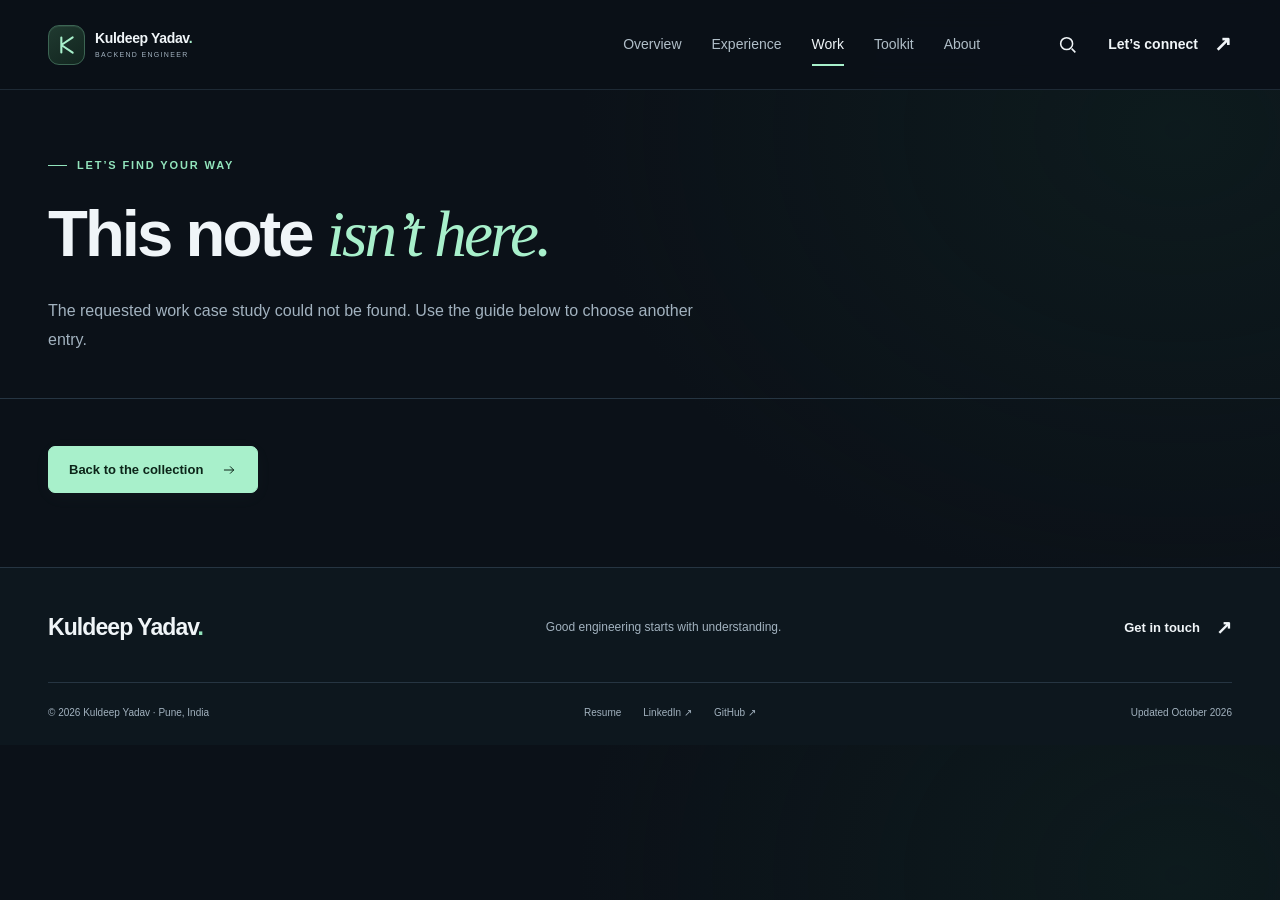
<file: project.html>
<!doctype html>
<html lang="en"><head><meta charset="utf-8"><meta name="viewport" content="width=device-width,initial-scale=1">
<meta name="theme-color" content="#0b1118"><title>Project Details | Kuldeep Yadav</title><meta name="description" content="A closer look at engineering work, contributions, outcomes, and technologies.">
<meta property="og:title" content="Project Details | Kuldeep Yadav"><meta property="og:description" content="A closer look at engineering work, contributions, outcomes, and technologies."><meta property="og:type" content="website">
<link rel="icon" type="image/svg+xml" href="favicon.svg?v=2"><link rel="stylesheet" href="styles.css"><link rel="stylesheet" href="theme.css?v=4"><script src="data.js?v=6" defer></script><script src="app.js?v=9" defer></script>
</head><body data-page="project"><a class="skip" href="#main">Skip to content</a>
<header class="header"><div class="container header-inner"><a class="brand" href="index.html" aria-label="Kuldeep Yadav home"><span class="brand-mark" aria-hidden="true"><svg viewBox="0 0 36 36" fill="none"><path d="M12 10v16m12-16-12 8 12 8" stroke="currentColor" stroke-width="2.2" stroke-linecap="round" stroke-linejoin="round"/></svg></span><span class="brand-wordmark"><span class="brand-name">Kuldeep Yadav<span class="brand-period">.</span></span><span class="brand-role">BACKEND ENGINEER</span></span></a>
<nav id="navigation" aria-label="Main navigation"><a href="index.html">Overview</a><a href="experience.html">Experience</a><a href="projects.html" aria-current="page">Work</a><a href="technologies.html">Toolkit</a><a href="about.html">About</a></nav><div class="header-actions"><button class="search-open icon-button" aria-label="Search portfolio" title="Search portfolio ( / )"><svg viewBox="0 0 24 24" fill="none" stroke="currentColor" stroke-width="1.7" aria-hidden="true"><circle cx="10.5" cy="10.5" r="6.5"/><path d="m16 16 4 4"/></svg></button><a class="connect-link" href="contact.html">Let’s connect <span aria-hidden="true">↗</span></a><button class="menu-button icon-button" aria-label="Open navigation" aria-controls="navigation" aria-expanded="false"><span></span><span></span></button></div></div></header>
<main id="main" tabindex="-1"><div class="container loading">Loading portfolio…</div></main>
<footer class="footer"><div class="container"><div class="footer-top"><a href="index.html" class="footer-name">Kuldeep Yadav<span>.</span></a><p>Good engineering starts with understanding.</p><a href="contact.html" class="text-link">Get in touch <span aria-hidden="true">↗</span></a></div><div class="footer-bottom"><span>© 2026 Kuldeep Yadav · Pune, India</span><div><a href="resume.html">Resume</a><a href="https://www.linkedin.com/in/kuldeep-yadav-8aa972233/" target="_blank" rel="noopener noreferrer">LinkedIn ↗</a><a href="https://github.com/yadavkuldeep1017" target="_blank" rel="noopener noreferrer">GitHub ↗</a></div><span>Updated October 2026</span></div></div></footer>
<dialog id="search-dialog" aria-labelledby="search-title"><div class="search-heading"><h2 id="search-title">Find something</h2><button class="icon-button close-search" aria-label="Close search">×</button></div><label class="sr-only" for="global-search">Search work, technologies, and pages</label><input type="search" id="global-search" placeholder="Try Spring Boot, banking, or education…" autocomplete="off"><p class="search-hint">Search work, technologies, and pages. Press Esc to close.</p><div id="search-results"></div></dialog><div class="toast" role="status" aria-live="polite"></div>
<noscript><p class="container">Enable JavaScript to explore the portfolio. You can also <a href="assets/Kuldeep-Yadav-Resume.pdf?v=20261025-links">read the updated resume</a> or <a href="mailto:yadavkuldeep1017@gmail.com">send an email</a>.</p></noscript>
</body></html>
</file>
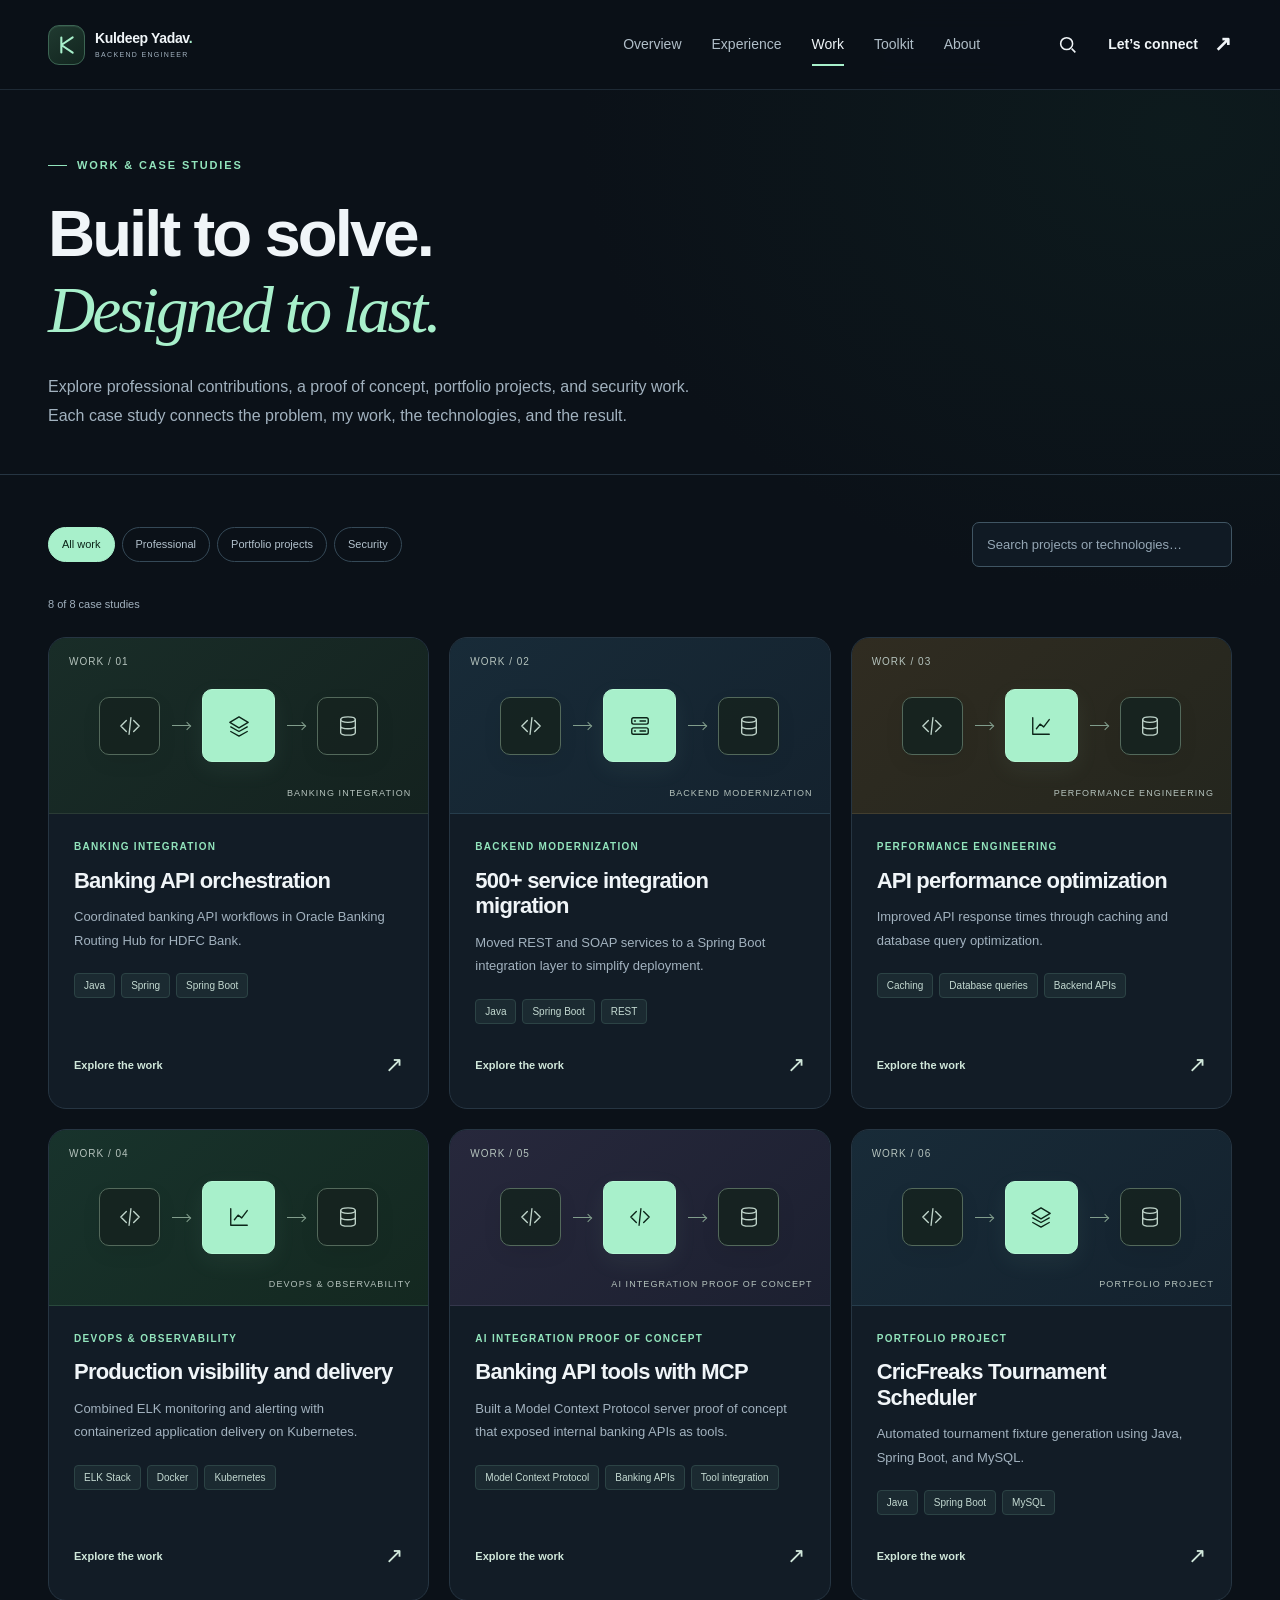
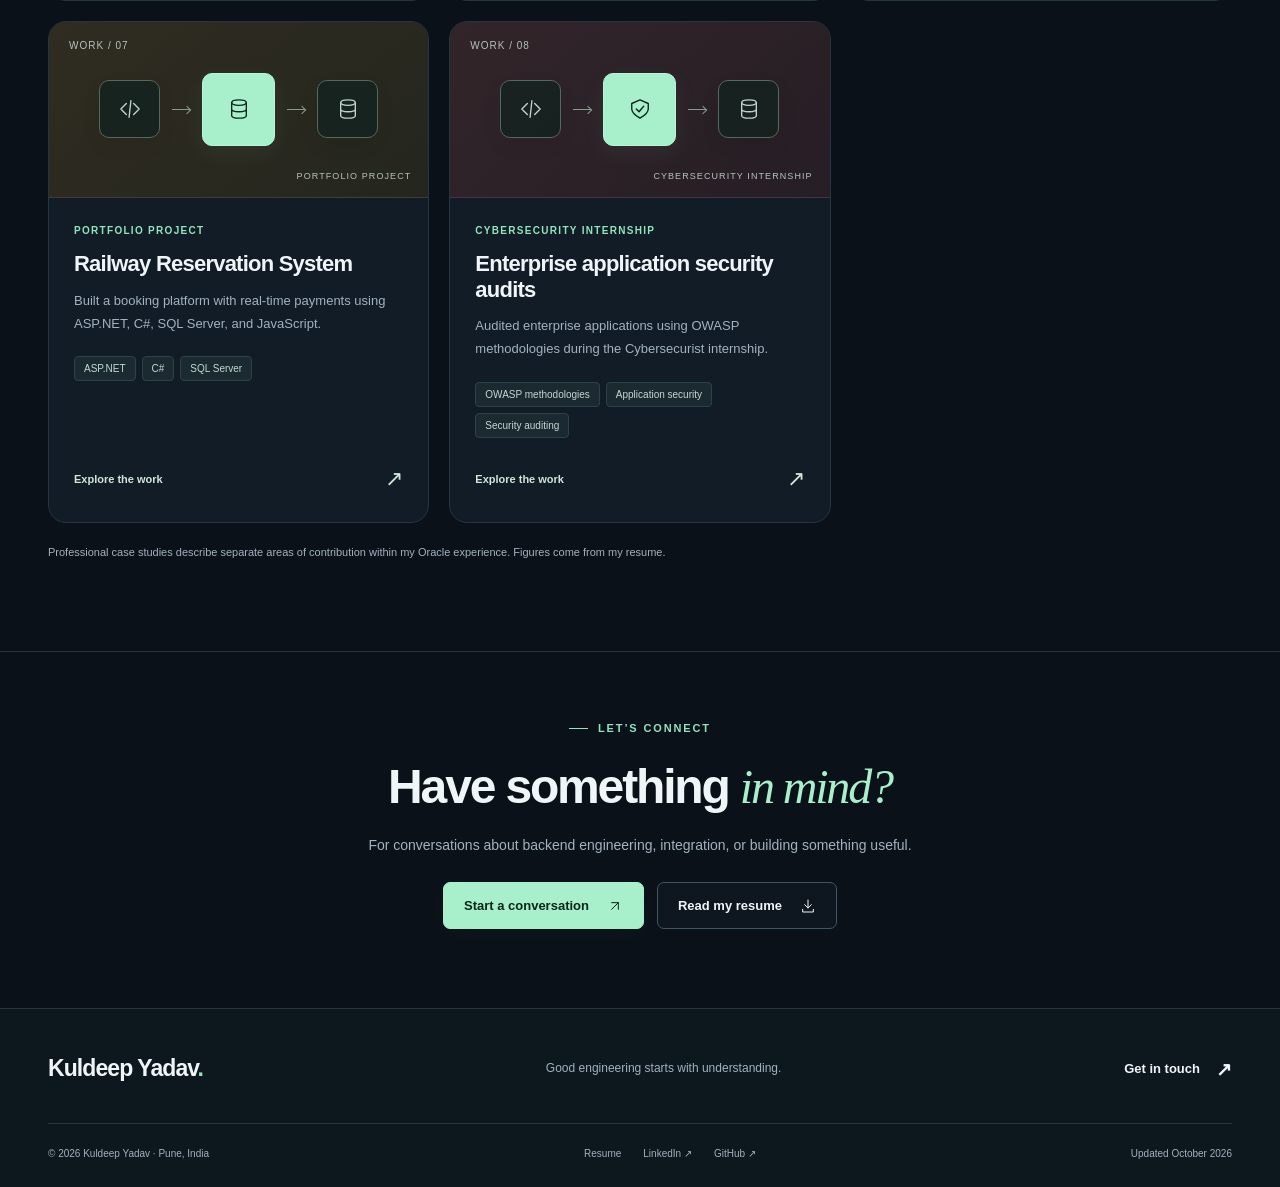
<file: projects.html>
<!doctype html>
<html lang="en"><head><meta charset="utf-8"><meta name="viewport" content="width=device-width,initial-scale=1">
<meta name="theme-color" content="#0b1118"><title>Selected Work | Kuldeep Yadav</title><meta name="description" content="Explore banking integration, API performance, observability, MCP, and portfolio software projects.">
<meta property="og:title" content="Selected Work | Kuldeep Yadav"><meta property="og:description" content="Explore banking integration, API performance, observability, MCP, and portfolio software projects."><meta property="og:type" content="website">
<link rel="icon" type="image/svg+xml" href="favicon.svg?v=2"><link rel="stylesheet" href="styles.css"><link rel="stylesheet" href="theme.css?v=4"><script src="data.js?v=6" defer></script><script src="app.js?v=9" defer></script>
</head><body data-page="projects"><a class="skip" href="#main">Skip to content</a>
<header class="header"><div class="container header-inner"><a class="brand" href="index.html" aria-label="Kuldeep Yadav home"><span class="brand-mark" aria-hidden="true"><svg viewBox="0 0 36 36" fill="none"><path d="M12 10v16m12-16-12 8 12 8" stroke="currentColor" stroke-width="2.2" stroke-linecap="round" stroke-linejoin="round"/></svg></span><span class="brand-wordmark"><span class="brand-name">Kuldeep Yadav<span class="brand-period">.</span></span><span class="brand-role">BACKEND ENGINEER</span></span></a>
<nav id="navigation" aria-label="Main navigation"><a href="index.html">Overview</a><a href="experience.html">Experience</a><a href="projects.html" aria-current="page">Work</a><a href="technologies.html">Toolkit</a><a href="about.html">About</a></nav><div class="header-actions"><button class="search-open icon-button" aria-label="Search portfolio" title="Search portfolio ( / )"><svg viewBox="0 0 24 24" fill="none" stroke="currentColor" stroke-width="1.7" aria-hidden="true"><circle cx="10.5" cy="10.5" r="6.5"/><path d="m16 16 4 4"/></svg></button><a class="connect-link" href="contact.html">Let’s connect <span aria-hidden="true">↗</span></a><button class="menu-button icon-button" aria-label="Open navigation" aria-controls="navigation" aria-expanded="false"><span></span><span></span></button></div></div></header>
<main id="main" tabindex="-1"><div class="container loading">Loading portfolio…</div></main>
<footer class="footer"><div class="container"><div class="footer-top"><a href="index.html" class="footer-name">Kuldeep Yadav<span>.</span></a><p>Good engineering starts with understanding.</p><a href="contact.html" class="text-link">Get in touch <span aria-hidden="true">↗</span></a></div><div class="footer-bottom"><span>© 2026 Kuldeep Yadav · Pune, India</span><div><a href="resume.html">Resume</a><a href="https://www.linkedin.com/in/kuldeep-yadav-8aa972233/" target="_blank" rel="noopener noreferrer">LinkedIn ↗</a><a href="https://github.com/yadavkuldeep1017" target="_blank" rel="noopener noreferrer">GitHub ↗</a></div><span>Updated October 2026</span></div></div></footer>
<dialog id="search-dialog" aria-labelledby="search-title"><div class="search-heading"><h2 id="search-title">Find something</h2><button class="icon-button close-search" aria-label="Close search">×</button></div><label class="sr-only" for="global-search">Search work, technologies, and pages</label><input type="search" id="global-search" placeholder="Try Spring Boot, banking, or education…" autocomplete="off"><p class="search-hint">Search work, technologies, and pages. Press Esc to close.</p><div id="search-results"></div></dialog><div class="toast" role="status" aria-live="polite"></div>
<noscript><p class="container">Enable JavaScript to explore the portfolio. You can also <a href="assets/Kuldeep-Yadav-Resume.pdf?v=20261025-links">read the updated resume</a> or <a href="mailto:yadavkuldeep1017@gmail.com">send an email</a>.</p></noscript>
</body></html>
</file>
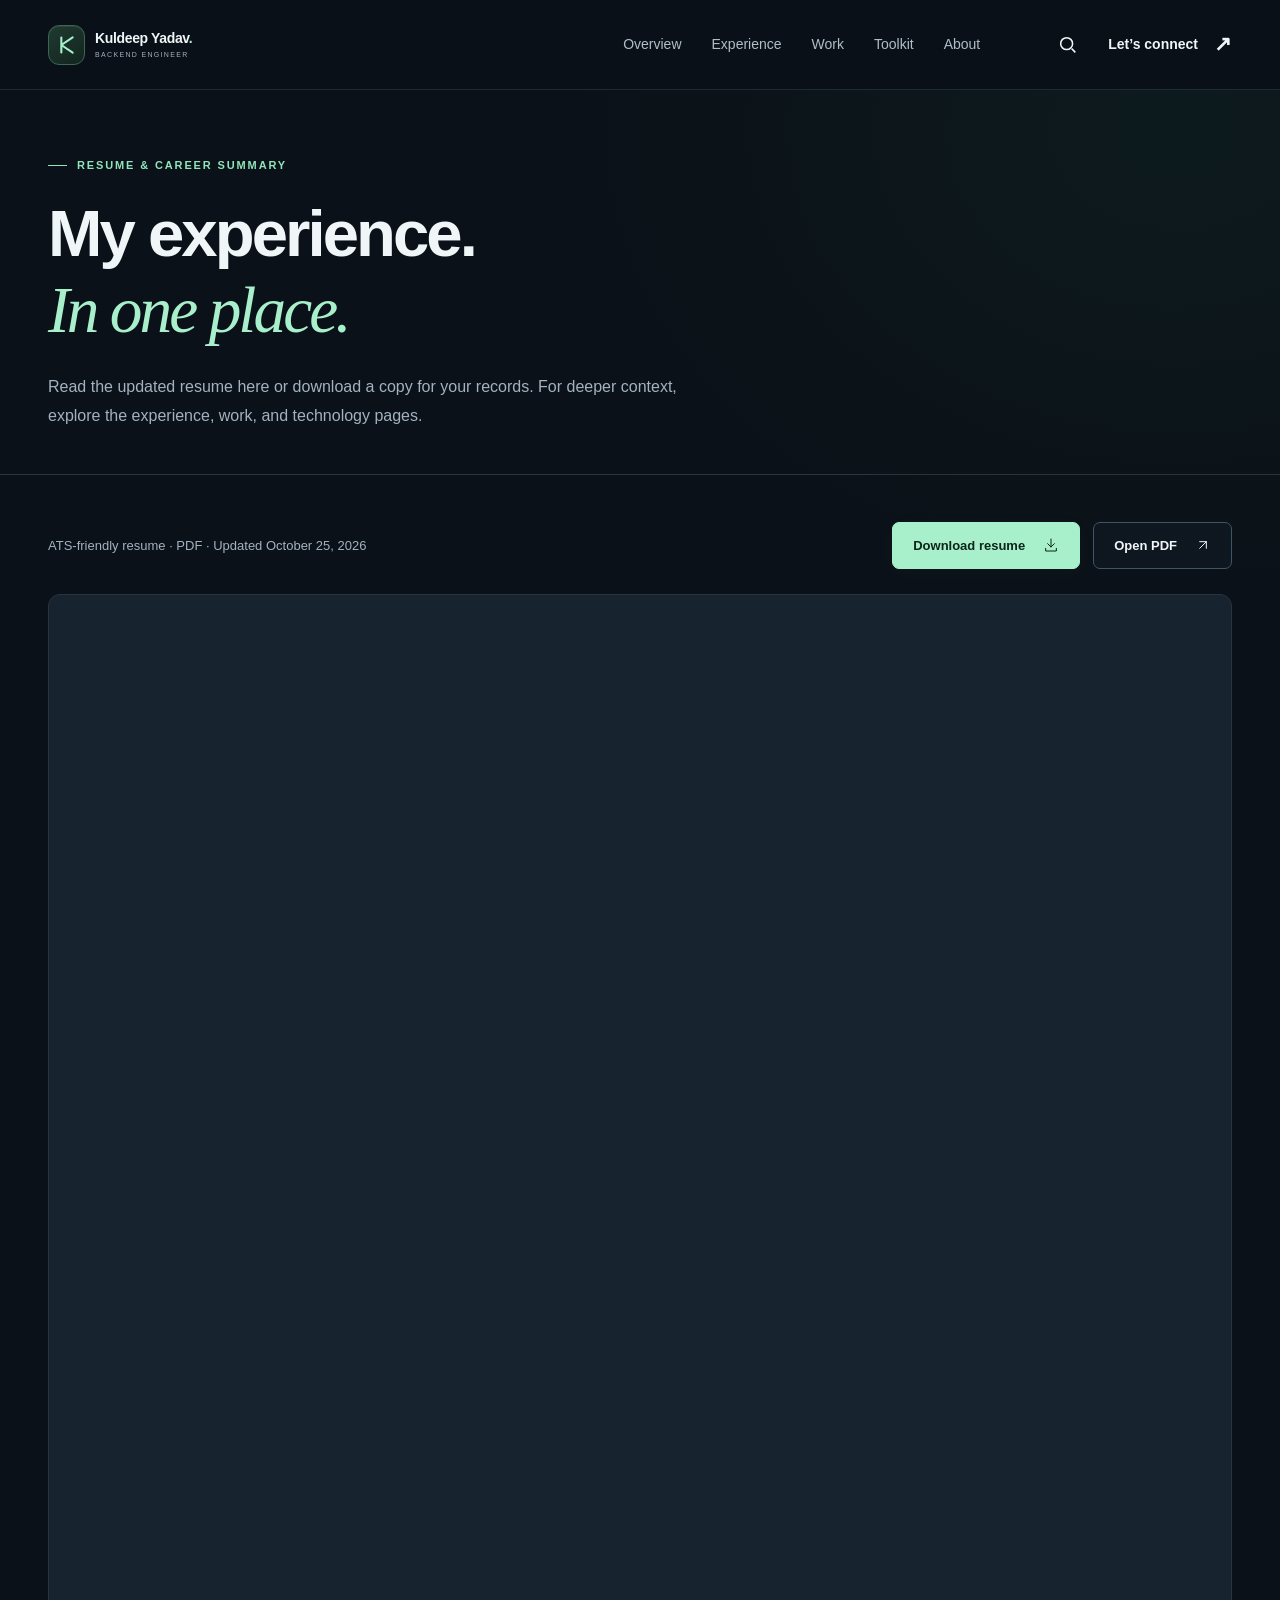
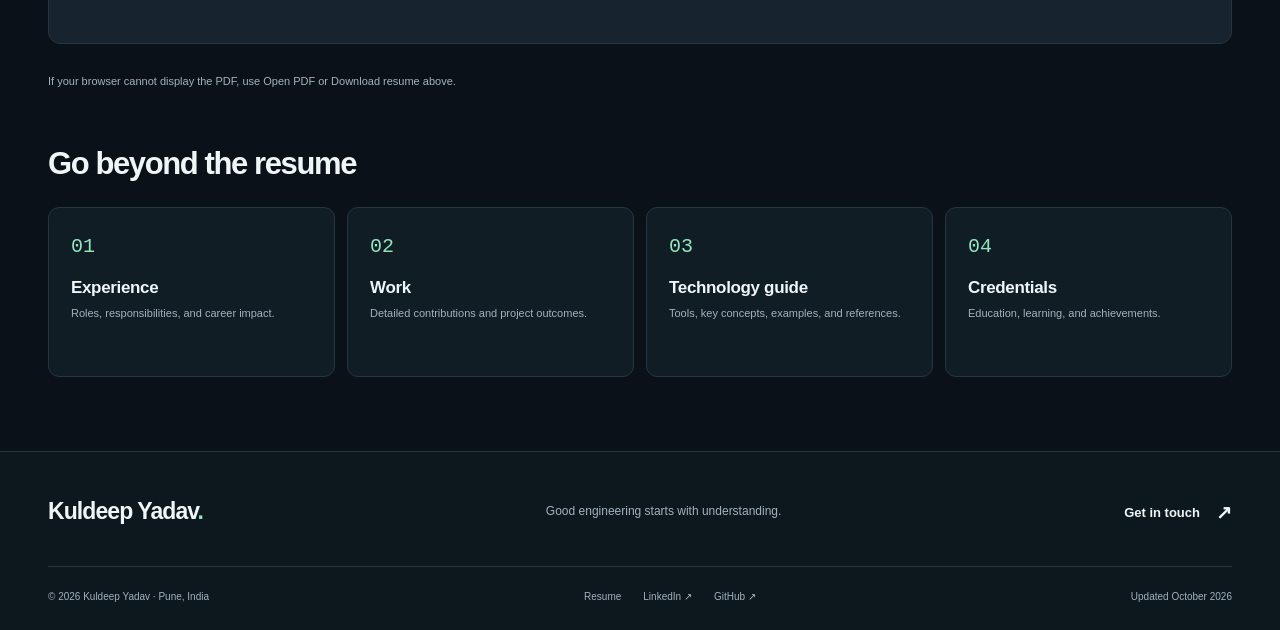
<file: resume.html>
<!doctype html>
<html lang="en"><head><meta charset="utf-8"><meta name="viewport" content="width=device-width,initial-scale=1">
<meta name="theme-color" content="#0b1118"><title>Resume | Kuldeep Yadav</title><meta name="description" content="Read and download the updated ATS-friendly resume of Kuldeep Yadav.">
<meta property="og:title" content="Resume | Kuldeep Yadav"><meta property="og:description" content="Read and download the updated ATS-friendly resume of Kuldeep Yadav."><meta property="og:type" content="website">
<link rel="icon" type="image/svg+xml" href="favicon.svg?v=2"><link rel="stylesheet" href="styles.css"><link rel="stylesheet" href="theme.css?v=4"><script src="data.js?v=6" defer></script><script src="app.js?v=9" defer></script>
</head><body data-page="resume"><a class="skip" href="#main">Skip to content</a>
<header class="header"><div class="container header-inner"><a class="brand" href="index.html" aria-label="Kuldeep Yadav home"><span class="brand-mark" aria-hidden="true"><svg viewBox="0 0 36 36" fill="none"><path d="M12 10v16m12-16-12 8 12 8" stroke="currentColor" stroke-width="2.2" stroke-linecap="round" stroke-linejoin="round"/></svg></span><span class="brand-wordmark"><span class="brand-name">Kuldeep Yadav<span class="brand-period">.</span></span><span class="brand-role">BACKEND ENGINEER</span></span></a>
<nav id="navigation" aria-label="Main navigation"><a href="index.html">Overview</a><a href="experience.html">Experience</a><a href="projects.html">Work</a><a href="technologies.html">Toolkit</a><a href="about.html">About</a></nav><div class="header-actions"><button class="search-open icon-button" aria-label="Search portfolio" title="Search portfolio ( / )"><svg viewBox="0 0 24 24" fill="none" stroke="currentColor" stroke-width="1.7" aria-hidden="true"><circle cx="10.5" cy="10.5" r="6.5"/><path d="m16 16 4 4"/></svg></button><a class="connect-link" href="contact.html">Let’s connect <span aria-hidden="true">↗</span></a><button class="menu-button icon-button" aria-label="Open navigation" aria-controls="navigation" aria-expanded="false"><span></span><span></span></button></div></div></header>
<main id="main" tabindex="-1"><div class="container loading">Loading portfolio…</div></main>
<footer class="footer"><div class="container"><div class="footer-top"><a href="index.html" class="footer-name">Kuldeep Yadav<span>.</span></a><p>Good engineering starts with understanding.</p><a href="contact.html" class="text-link">Get in touch <span aria-hidden="true">↗</span></a></div><div class="footer-bottom"><span>© 2026 Kuldeep Yadav · Pune, India</span><div><a href="resume.html">Resume</a><a href="https://www.linkedin.com/in/kuldeep-yadav-8aa972233/" target="_blank" rel="noopener noreferrer">LinkedIn ↗</a><a href="https://github.com/yadavkuldeep1017" target="_blank" rel="noopener noreferrer">GitHub ↗</a></div><span>Updated October 2026</span></div></div></footer>
<dialog id="search-dialog" aria-labelledby="search-title"><div class="search-heading"><h2 id="search-title">Find something</h2><button class="icon-button close-search" aria-label="Close search">×</button></div><label class="sr-only" for="global-search">Search work, technologies, and pages</label><input type="search" id="global-search" placeholder="Try Spring Boot, banking, or education…" autocomplete="off"><p class="search-hint">Search work, technologies, and pages. Press Esc to close.</p><div id="search-results"></div></dialog><div class="toast" role="status" aria-live="polite"></div>
<noscript><p class="container">Enable JavaScript to explore the portfolio. You can also <a href="assets/Kuldeep-Yadav-Resume.pdf?v=20261025-links">read the updated resume</a> or <a href="mailto:yadavkuldeep1017@gmail.com">send an email</a>.</p></noscript>
</body></html>
</file>
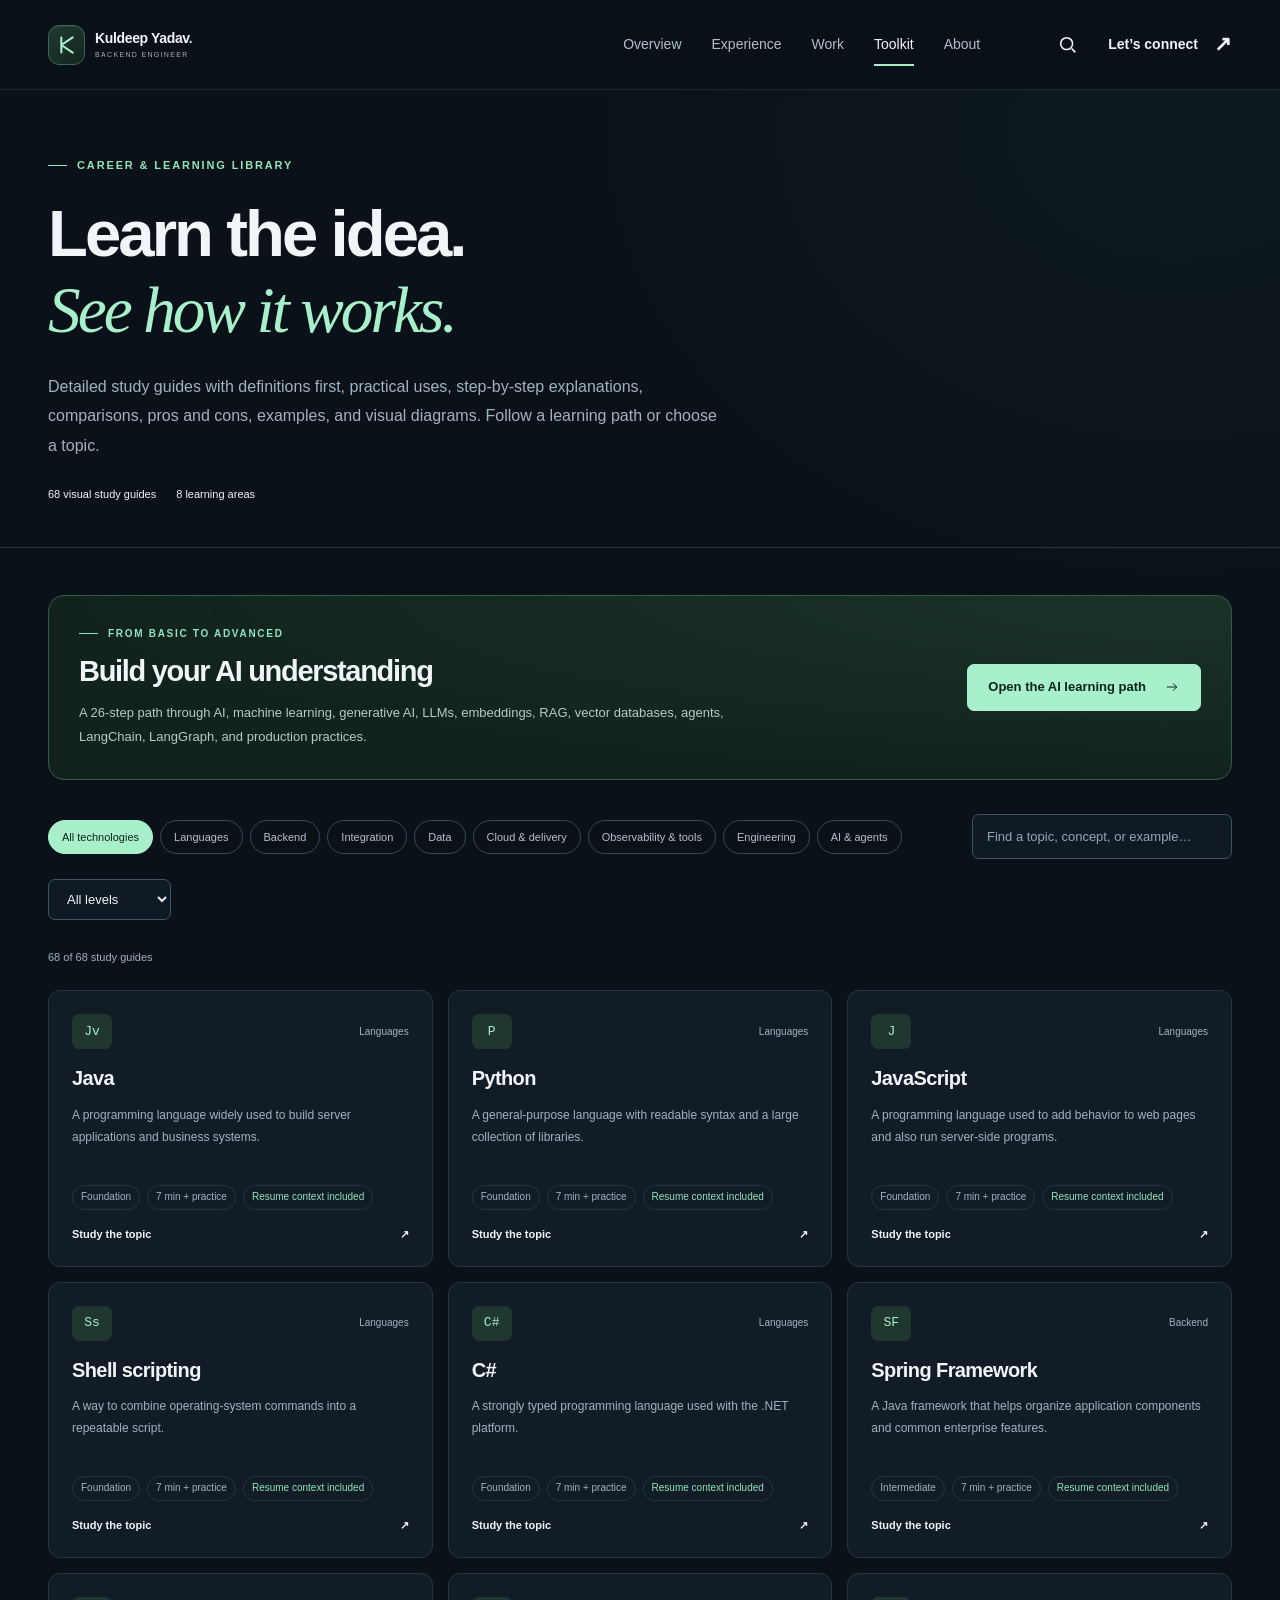
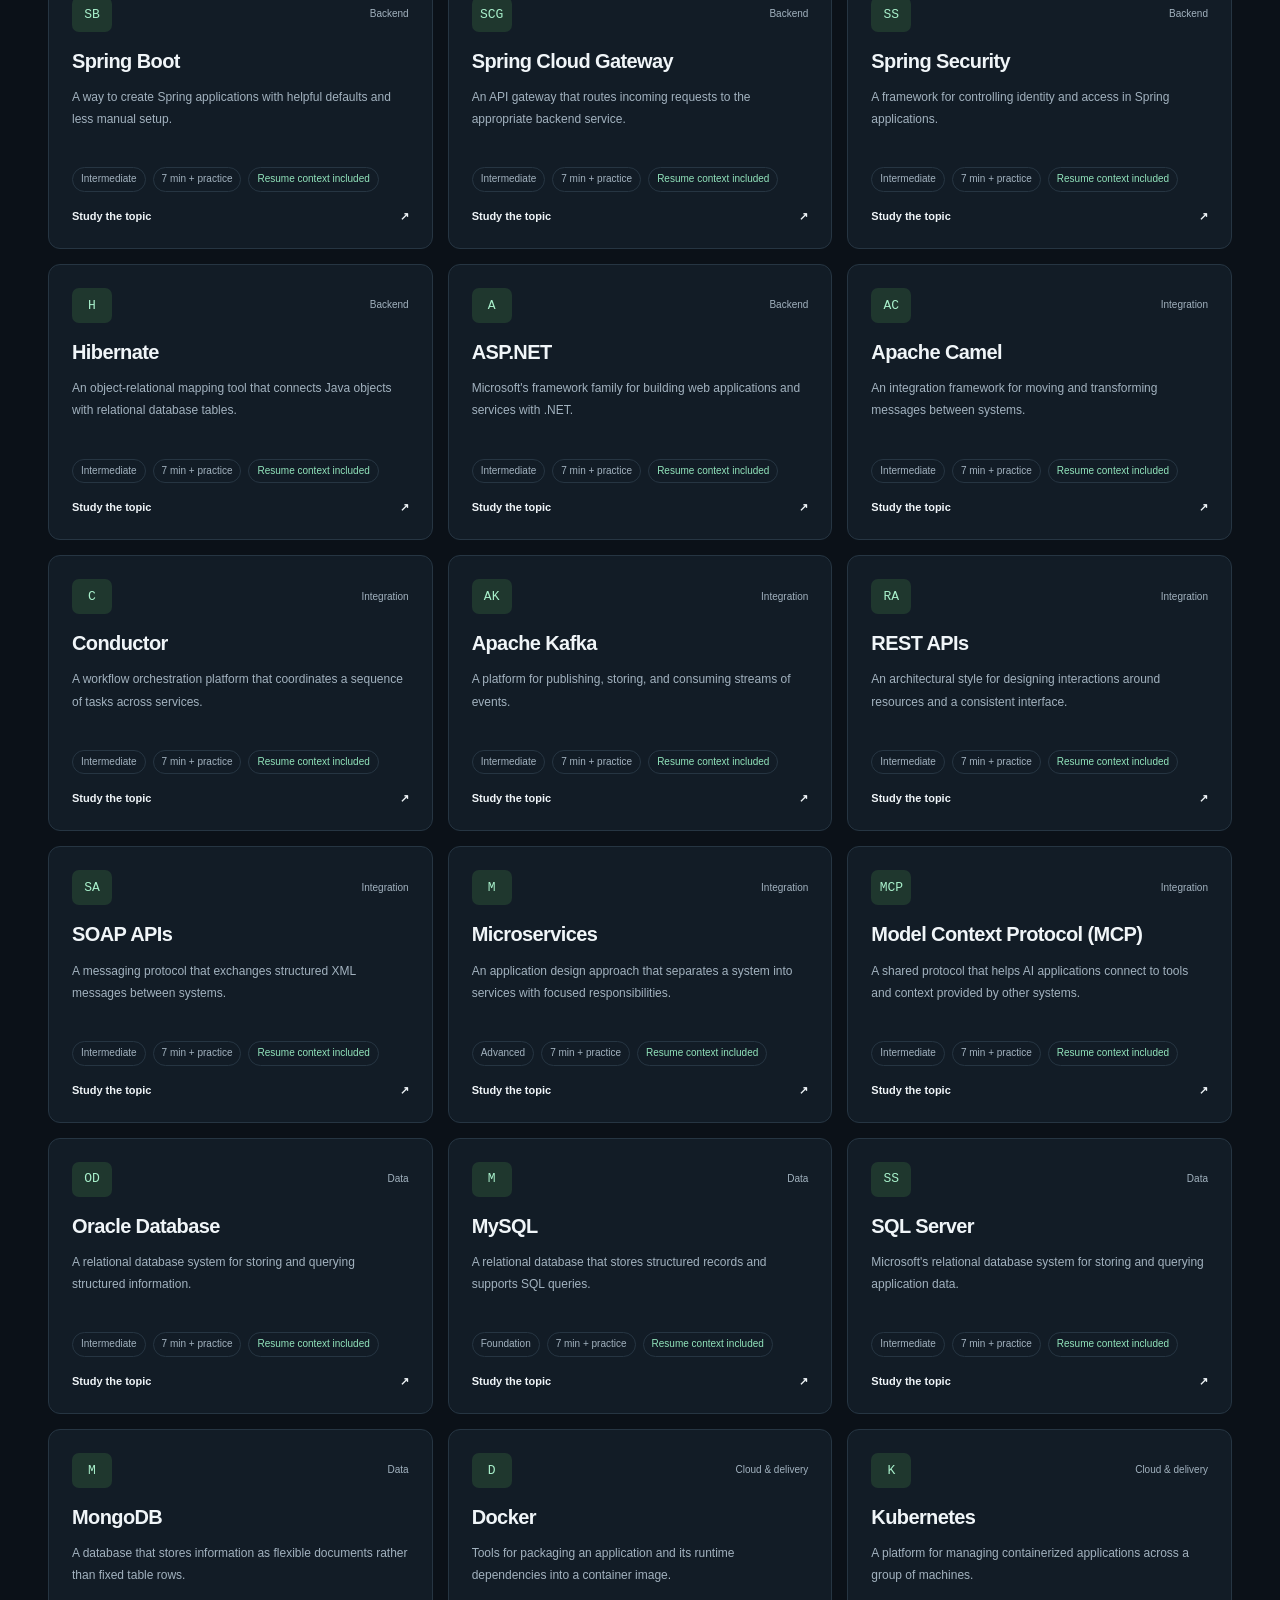
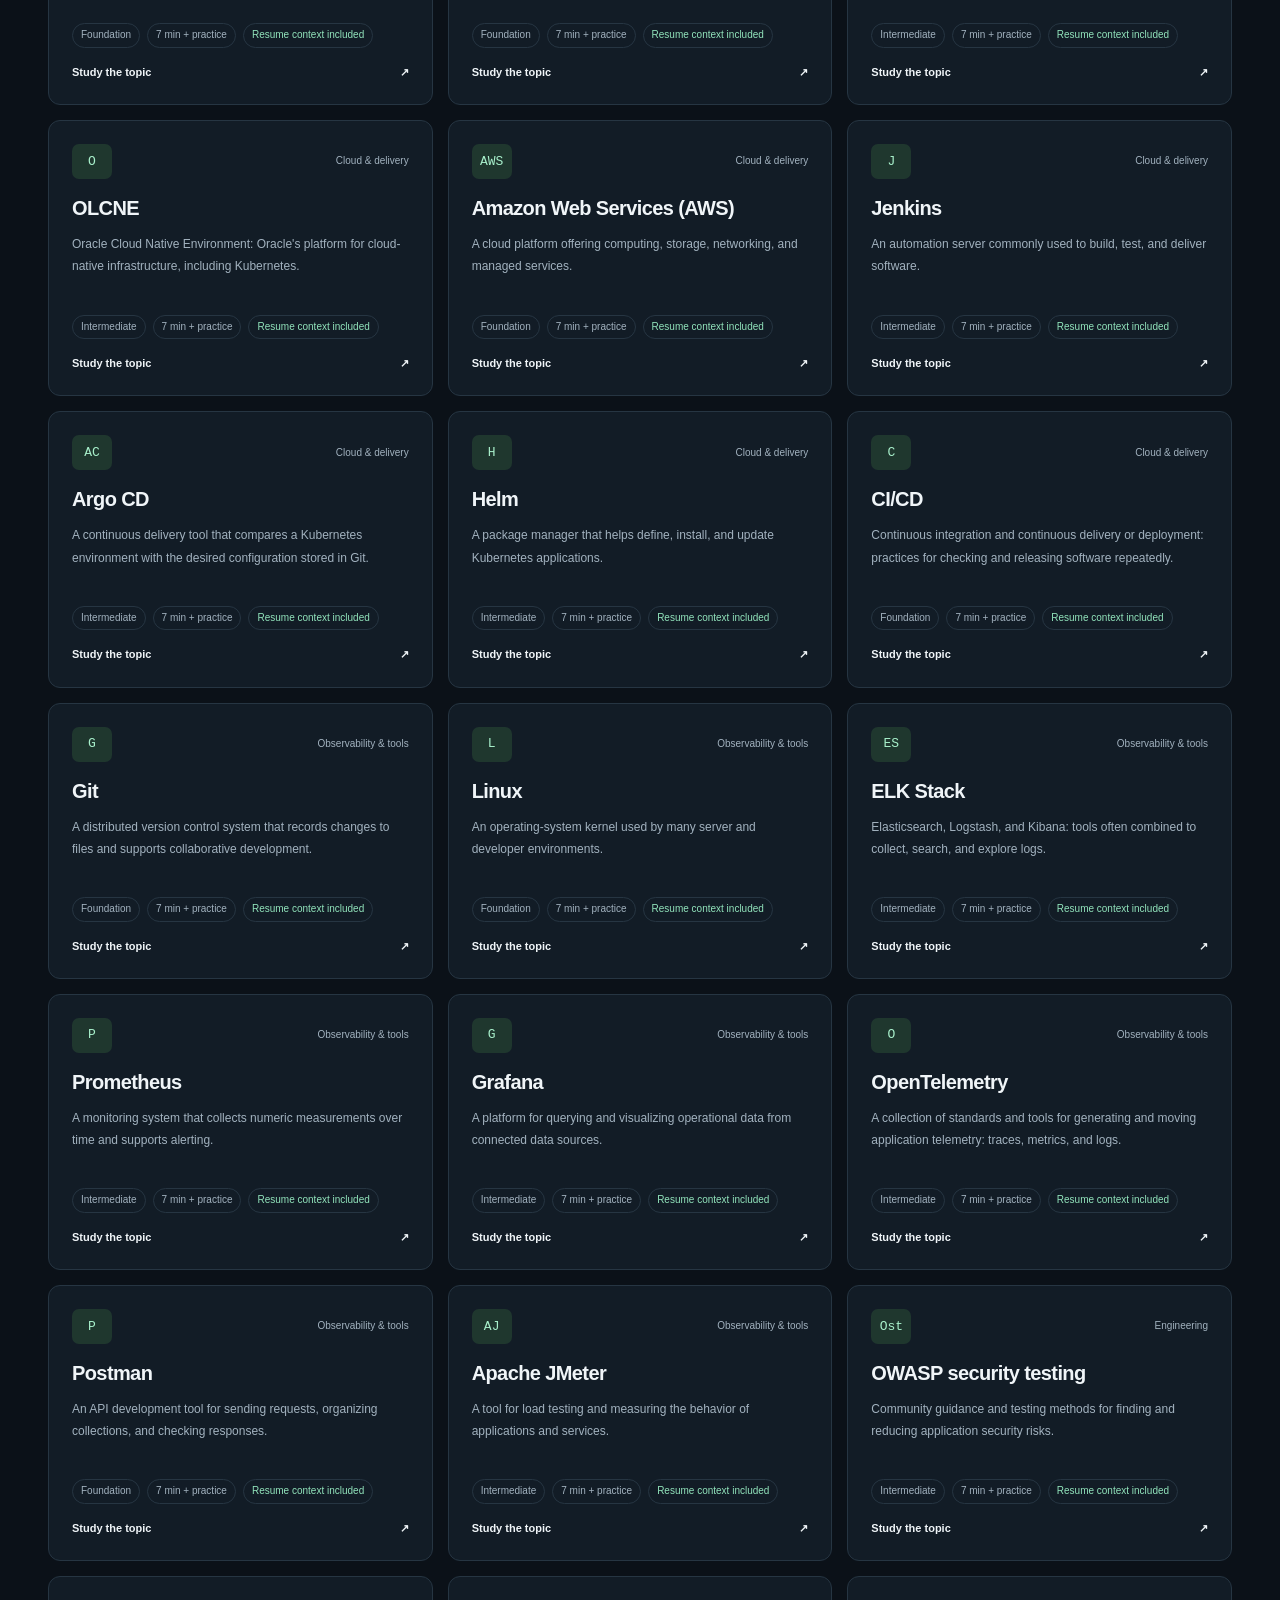
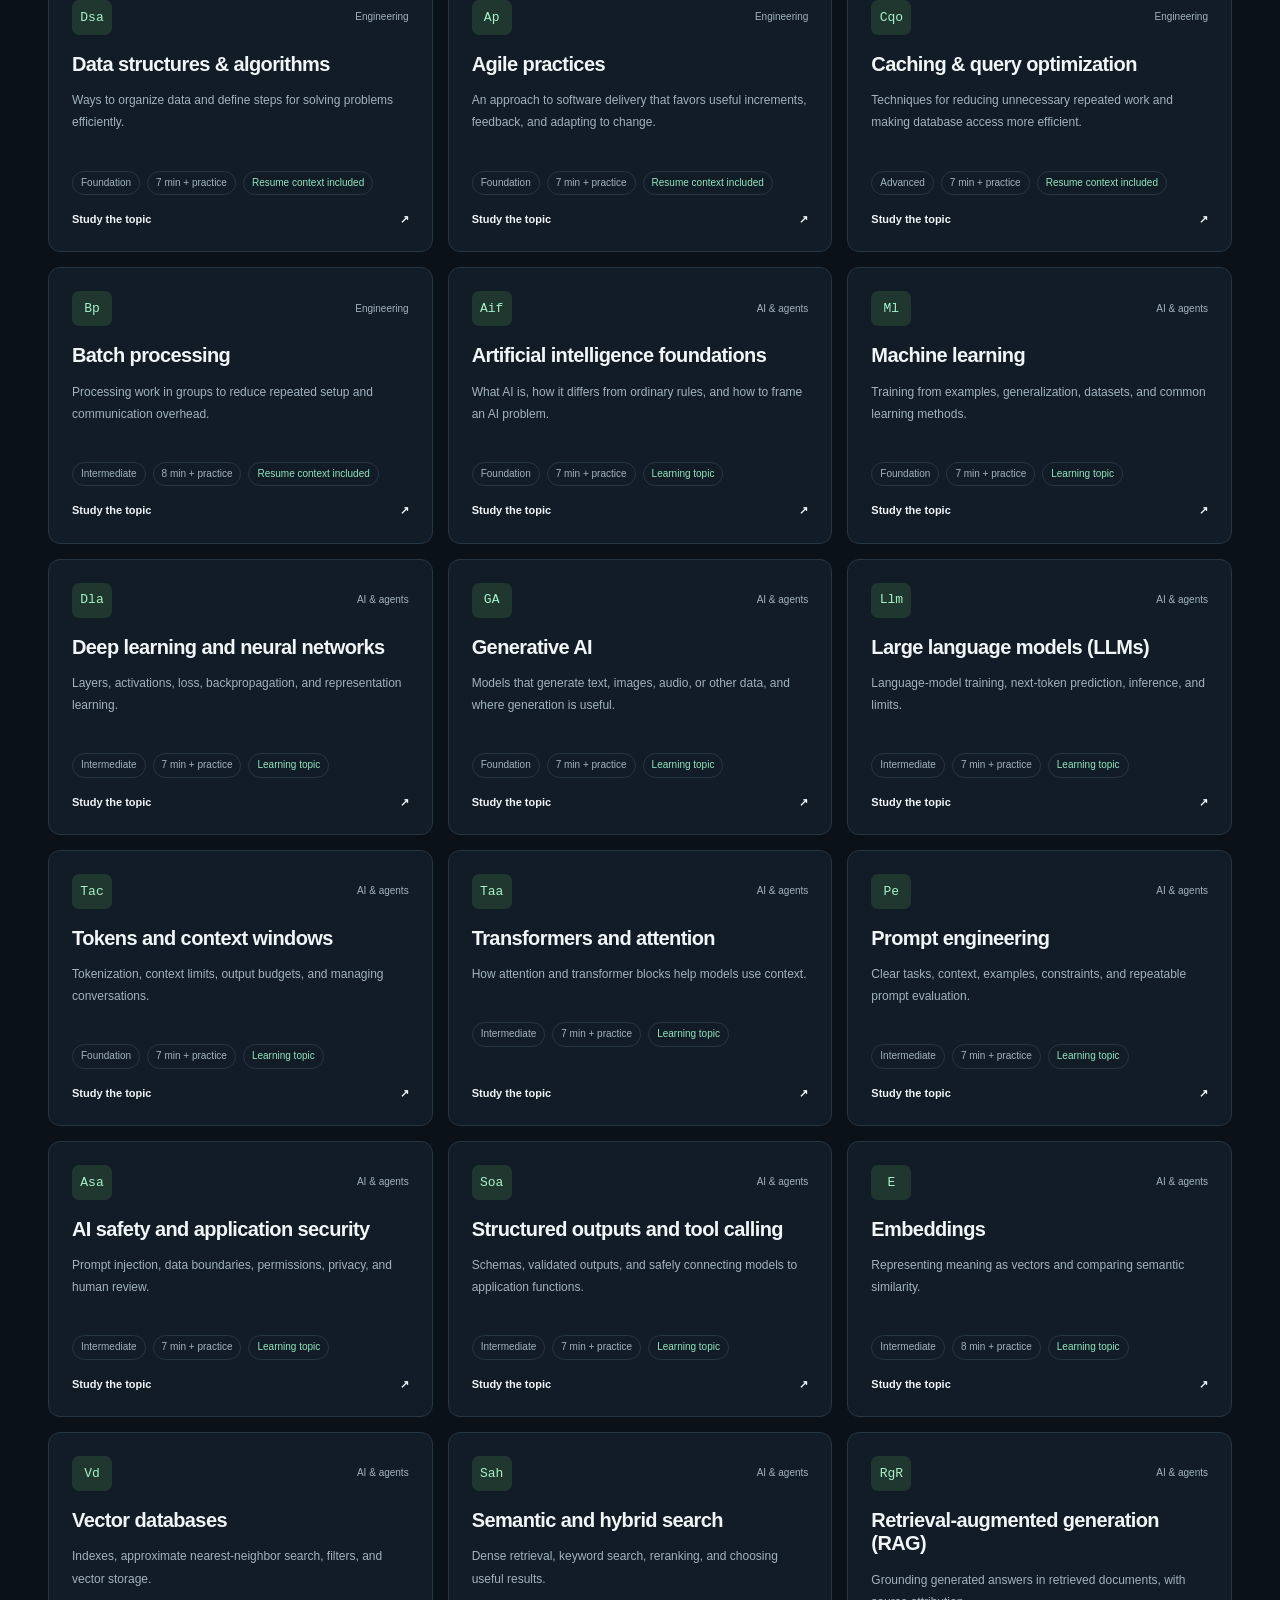
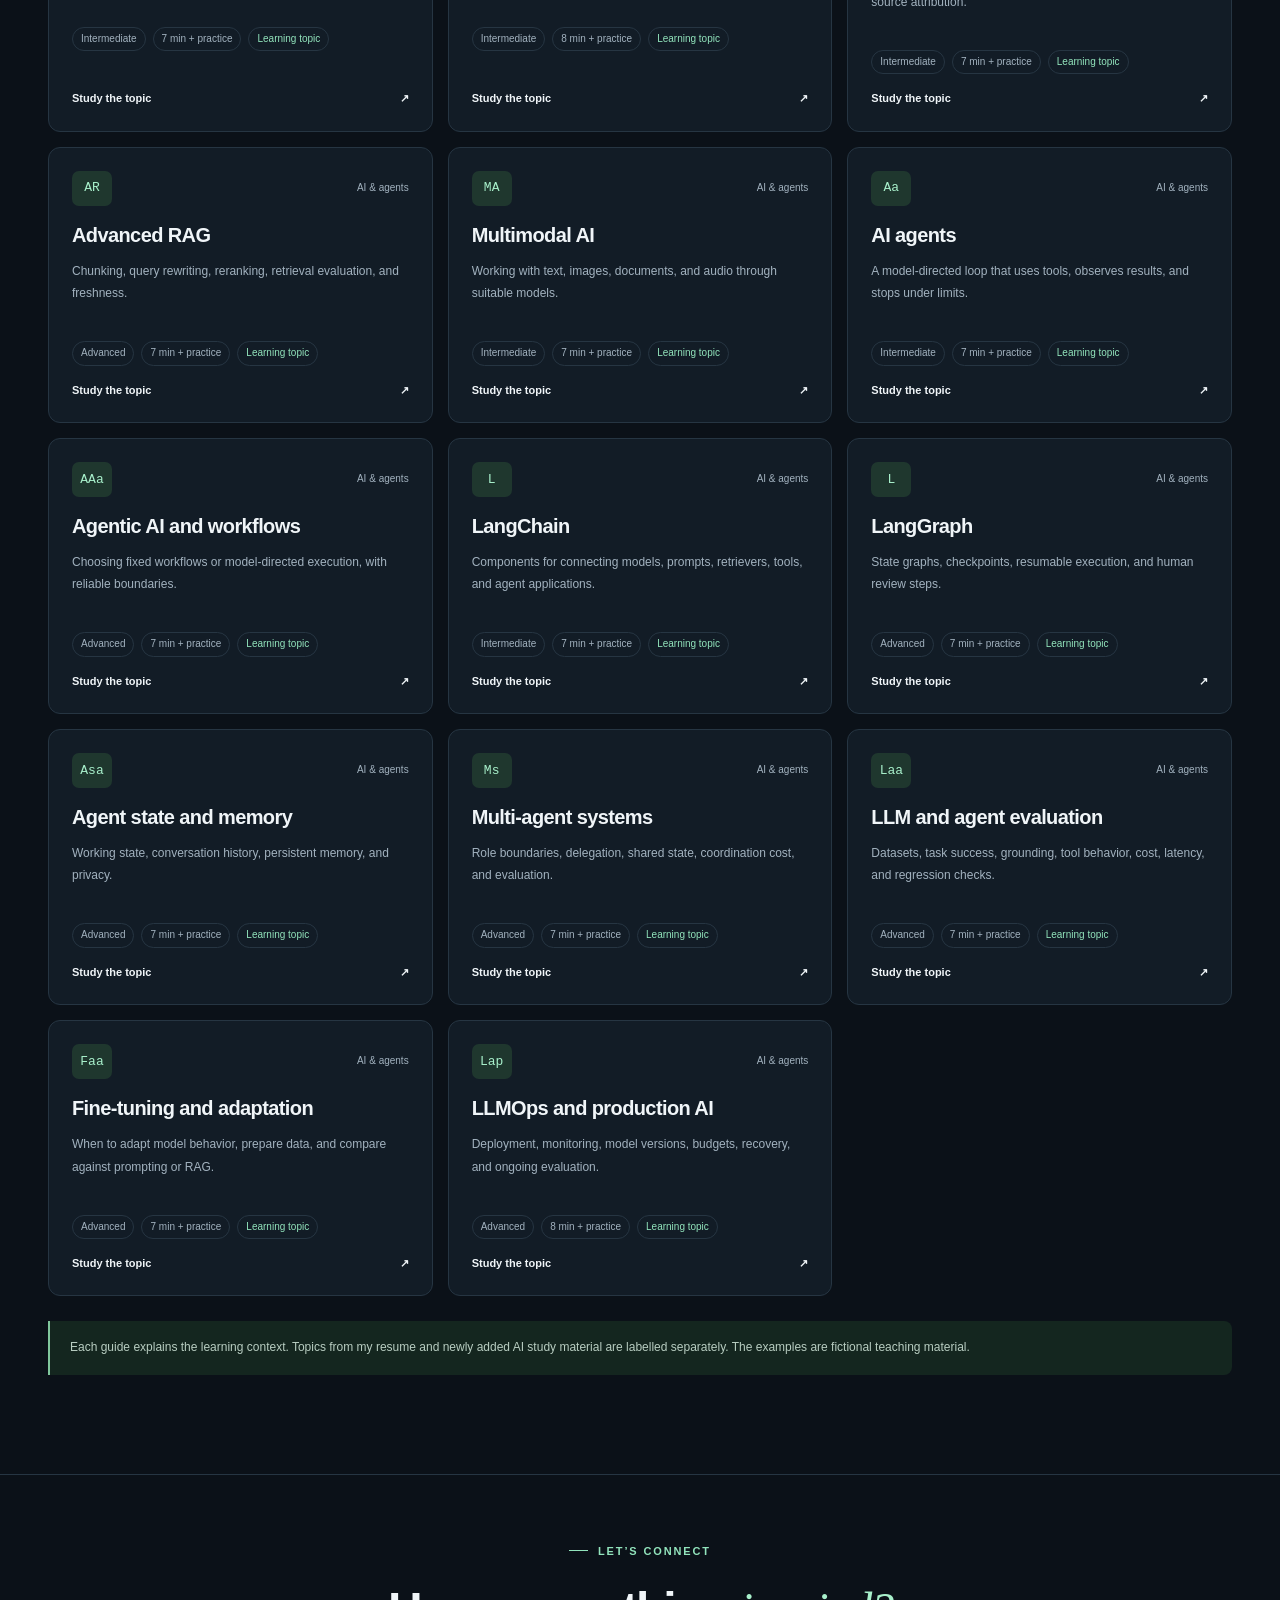
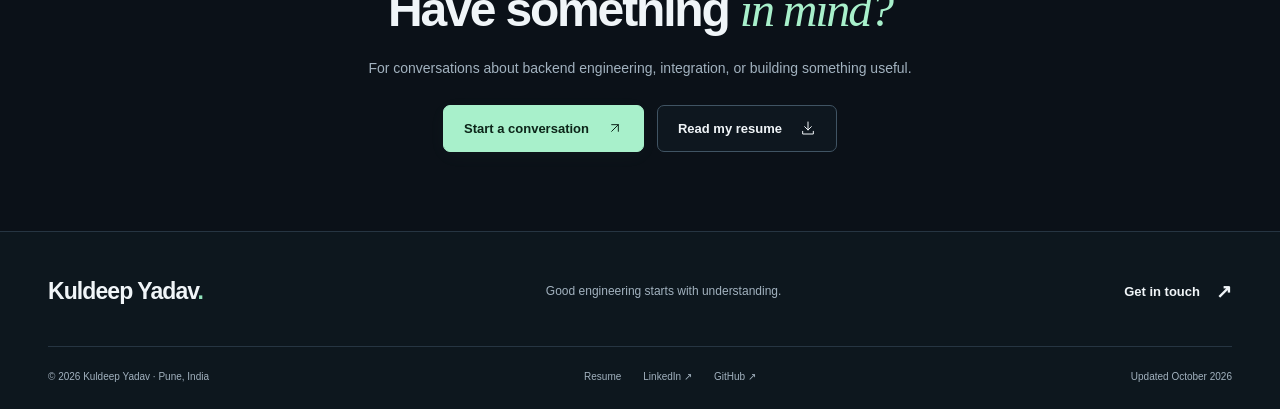
<file: technologies.html>
<!doctype html>
<html lang="en"><head><meta charset="utf-8"><meta name="viewport" content="width=device-width,initial-scale=1">
<meta name="theme-color" content="#0b1118"><title>Visual Study Library | Kuldeep Yadav</title><meta name="description" content="Detailed visual lessons on software engineering and AI, with definitions, use cases, comparisons, examples, and diagrams.">
<meta property="og:title" content="Visual Study Library | Kuldeep Yadav"><meta property="og:description" content="Detailed visual lessons on software engineering and AI, with definitions, use cases, comparisons, examples, and diagrams."><meta property="og:type" content="website">
<link rel="icon" type="image/svg+xml" href="favicon.svg?v=2"><link rel="stylesheet" href="styles.css"><link rel="stylesheet" href="theme.css?v=4"><link rel="stylesheet" href="study.css?v=2"><script src="data.js?v=6" defer></script><script src="app.js?v=9" defer></script>
</head><body data-page="technologies"><a class="skip" href="#main">Skip to content</a>
<header class="header"><div class="container header-inner"><a class="brand" href="index.html" aria-label="Kuldeep Yadav home"><span class="brand-mark" aria-hidden="true"><svg viewBox="0 0 36 36" fill="none"><path d="M12 10v16m12-16-12 8 12 8" stroke="currentColor" stroke-width="2.2" stroke-linecap="round" stroke-linejoin="round"/></svg></span><span class="brand-wordmark"><span class="brand-name">Kuldeep Yadav<span class="brand-period">.</span></span><span class="brand-role">BACKEND ENGINEER</span></span></a>
<nav id="navigation" aria-label="Main navigation"><a href="index.html">Overview</a><a href="experience.html">Experience</a><a href="projects.html">Work</a><a href="technologies.html" aria-current="page">Toolkit</a><a href="about.html">About</a></nav><div class="header-actions"><button class="search-open icon-button" aria-label="Search portfolio" title="Search portfolio ( / )"><svg viewBox="0 0 24 24" fill="none" stroke="currentColor" stroke-width="1.7" aria-hidden="true"><circle cx="10.5" cy="10.5" r="6.5"/><path d="m16 16 4 4"/></svg></button><a class="connect-link" href="contact.html">Let’s connect <span aria-hidden="true">↗</span></a><button class="menu-button icon-button" aria-label="Open navigation" aria-controls="navigation" aria-expanded="false"><span></span><span></span></button></div></div></header>
<main id="main" tabindex="-1"><div class="container loading">Loading portfolio…</div></main>
<footer class="footer"><div class="container"><div class="footer-top"><a href="index.html" class="footer-name">Kuldeep Yadav<span>.</span></a><p>Good engineering starts with understanding.</p><a href="contact.html" class="text-link">Get in touch <span aria-hidden="true">↗</span></a></div><div class="footer-bottom"><span>© 2026 Kuldeep Yadav · Pune, India</span><div><a href="resume.html">Resume</a><a href="https://www.linkedin.com/in/kuldeep-yadav-8aa972233/" target="_blank" rel="noopener noreferrer">LinkedIn ↗</a><a href="https://github.com/yadavkuldeep1017" target="_blank" rel="noopener noreferrer">GitHub ↗</a></div><span>Updated October 2026</span></div></div></footer>
<dialog id="search-dialog" aria-labelledby="search-title"><div class="search-heading"><h2 id="search-title">Find something</h2><button class="icon-button close-search" aria-label="Close search">×</button></div><label class="sr-only" for="global-search">Search work, technologies, and pages</label><input type="search" id="global-search" placeholder="Try Spring Boot, banking, or education…" autocomplete="off"><p class="search-hint">Search work, technologies, and pages. Press Esc to close.</p><div id="search-results"></div></dialog><div class="toast" role="status" aria-live="polite"></div>
<noscript><p class="container">Enable JavaScript to explore the portfolio. You can also <a href="assets/Kuldeep-Yadav-Resume.pdf?v=20261025-links">read the updated resume</a> or <a href="mailto:yadavkuldeep1017@gmail.com">send an email</a>.</p></noscript>
</body></html>
</file>
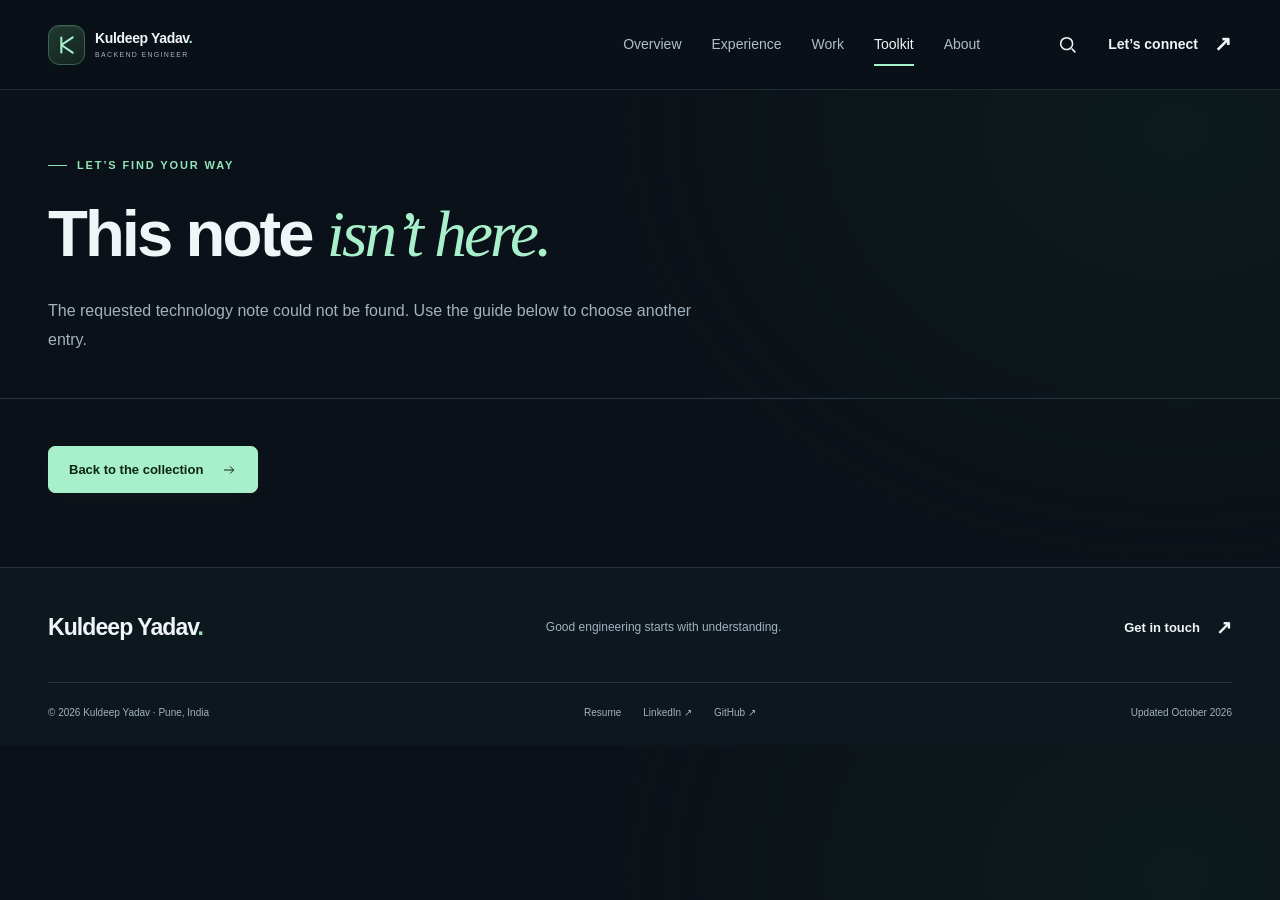
<file: technology.html>
<!doctype html>
<html lang="en"><head><meta charset="utf-8"><meta name="viewport" content="width=device-width,initial-scale=1">
<meta name="theme-color" content="#0b1118"><title>Technology Notes | Kuldeep Yadav</title><meta name="description" content="Understand a technology, its main ideas, an example, and its connection to my experience.">
<meta property="og:title" content="Technology Notes | Kuldeep Yadav"><meta property="og:description" content="Understand a technology, its main ideas, an example, and its connection to my experience."><meta property="og:type" content="website">
<link rel="icon" type="image/svg+xml" href="favicon.svg?v=2"><link rel="stylesheet" href="styles.css"><link rel="stylesheet" href="theme.css?v=4"><link rel="stylesheet" href="study.css?v=2"><script src="data.js?v=6" defer></script><script src="study-data.js?v=2" defer></script><script src="study.js?v=2" defer></script><script src="app.js?v=9" defer></script>
</head><body data-page="technology"><a class="skip" href="#main">Skip to content</a>
<header class="header"><div class="container header-inner"><a class="brand" href="index.html" aria-label="Kuldeep Yadav home"><span class="brand-mark" aria-hidden="true"><svg viewBox="0 0 36 36" fill="none"><path d="M12 10v16m12-16-12 8 12 8" stroke="currentColor" stroke-width="2.2" stroke-linecap="round" stroke-linejoin="round"/></svg></span><span class="brand-wordmark"><span class="brand-name">Kuldeep Yadav<span class="brand-period">.</span></span><span class="brand-role">BACKEND ENGINEER</span></span></a>
<nav id="navigation" aria-label="Main navigation"><a href="index.html">Overview</a><a href="experience.html">Experience</a><a href="projects.html">Work</a><a href="technologies.html" aria-current="page">Toolkit</a><a href="about.html">About</a></nav><div class="header-actions"><button class="search-open icon-button" aria-label="Search portfolio" title="Search portfolio ( / )"><svg viewBox="0 0 24 24" fill="none" stroke="currentColor" stroke-width="1.7" aria-hidden="true"><circle cx="10.5" cy="10.5" r="6.5"/><path d="m16 16 4 4"/></svg></button><a class="connect-link" href="contact.html">Let’s connect <span aria-hidden="true">↗</span></a><button class="menu-button icon-button" aria-label="Open navigation" aria-controls="navigation" aria-expanded="false"><span></span><span></span></button></div></div></header>
<main id="main" tabindex="-1"><div class="container loading">Loading portfolio…</div></main>
<footer class="footer"><div class="container"><div class="footer-top"><a href="index.html" class="footer-name">Kuldeep Yadav<span>.</span></a><p>Good engineering starts with understanding.</p><a href="contact.html" class="text-link">Get in touch <span aria-hidden="true">↗</span></a></div><div class="footer-bottom"><span>© 2026 Kuldeep Yadav · Pune, India</span><div><a href="resume.html">Resume</a><a href="https://www.linkedin.com/in/kuldeep-yadav-8aa972233/" target="_blank" rel="noopener noreferrer">LinkedIn ↗</a><a href="https://github.com/yadavkuldeep1017" target="_blank" rel="noopener noreferrer">GitHub ↗</a></div><span>Updated October 2026</span></div></div></footer>
<dialog id="search-dialog" aria-labelledby="search-title"><div class="search-heading"><h2 id="search-title">Find something</h2><button class="icon-button close-search" aria-label="Close search">×</button></div><label class="sr-only" for="global-search">Search work, technologies, and pages</label><input type="search" id="global-search" placeholder="Try Spring Boot, banking, or education…" autocomplete="off"><p class="search-hint">Search work, technologies, and pages. Press Esc to close.</p><div id="search-results"></div></dialog><div class="toast" role="status" aria-live="polite"></div>
<noscript><p class="container">Enable JavaScript to explore the portfolio. You can also <a href="assets/Kuldeep-Yadav-Resume.pdf?v=20261025-links">read the updated resume</a> or <a href="mailto:yadavkuldeep1017@gmail.com">send an email</a>.</p></noscript>
</body></html>
</file>
<file: styles.css>
:root{--paper:#f6f7f2;--white:#fff;--ink:#232820;--muted:#687063;--line:#dde1d5;--lime:#d9ed92;--olive:#566c2d;--soft:#eaf0df;--dark:#232e25;--radius:18px;--sans:"Segoe UI",Arial,sans-serif;--serif:Georgia,"Times New Roman",serif}
*{box-sizing:border-box}html{scroll-behavior:smooth;scroll-padding-top:100px}body{margin:0;background:var(--paper);color:var(--ink);font-family:var(--sans);font-size:16px;line-height:1.65;-webkit-font-smoothing:antialiased}a{color:inherit;text-decoration:none}a,button,input,select{touch-action:manipulation}button,input,select{font:inherit}button{cursor:pointer}button:disabled{cursor:default}button,a,input,summary,select{outline-offset:5px}a:focus-visible,button:focus-visible,input:focus-visible,summary:focus-visible,select:focus-visible{outline:2px solid var(--olive)}img{max-width:100%;display:block}svg{width:22px;height:22px;flex-shrink:0}p{margin:0 0 1rem}h1,h2,h3,h4{line-height:1.16;letter-spacing:-.045em;margin:0;font-weight:600}h1{font-size:clamp(44px,5.1vw,72px)}h2{font-size:clamp(32px,3.1vw,44px)}h3{font-size:24px}h4{font-size:19px}ul{padding-left:21px}li{padding:4px 0}li::marker{color:var(--olive)}.container{max-width:1240px;width:calc(100% - 96px);margin:auto}.skip{position:fixed;top:-100px;left:12px;background:var(--ink);color:white;padding:12px;z-index:100}.skip:focus{top:10px}.sr-only{position:absolute;width:1px;height:1px;padding:0;margin:-1px;overflow:hidden;clip:rect(0,0,0,0);white-space:nowrap;border:0}.header{position:sticky;top:0;z-index:20;background:rgba(246,247,242,.96);backdrop-filter:blur(14px);border-bottom:1px solid var(--line)}.header-inner{display:flex;align-items:center;justify-content:space-between;height:89px;gap:28px}.brand{font-size:29px;font-weight:750;letter-spacing:-2px;display:flex;align-items:center;gap:4px;line-height:1}.brand-dot{width:7px;height:7px;display:inline-block;border-radius:50%;background:var(--olive);margin-top:14px}.header nav{display:flex;gap:30px;margin-left:auto;margin-right:42px}.header nav a{font-size:14px;color:var(--muted);padding:10px 0;position:relative}.header nav a:hover,.header nav a[aria-current]{color:var(--ink)}.header nav a[aria-current]::after{content:"";position:absolute;bottom:0;left:0;right:0;height:2px;background:var(--olive)}.header-actions{display:flex;align-items:center;gap:22px}.icon-button{border:0;background:none;color:var(--ink);width:36px;height:36px;display:inline-flex;align-items:center;justify-content:center;padding:6px}.connect-link{font-size:14px;font-weight:600;white-space:nowrap;display:flex;gap:16px;align-items:center}.connect-link span{font-size:21px}.menu-button{display:none;flex-direction:column;gap:6px}.menu-button span{height:2px;background:var(--ink);width:22px}.eyebrow{font-size:11px;letter-spacing:.17em;font-weight:650;text-transform:uppercase;color:var(--olive);display:flex;gap:10px;align-items:center;margin-bottom:22px}.eyebrow::before{content:"";width:19px;height:1px;background:currentColor}.pill{display:inline-flex;align-items:center;gap:8px;border:1px solid var(--line);border-radius:100px;padding:7px 13px;font-size:11px;letter-spacing:.07em;font-weight:600}.dot{width:6px;height:6px;border-radius:50%;background:#6d8344;display:inline-block}.hero{padding:75px 0 60px;display:grid;grid-template-columns:1.4fr 1fr;gap:70px;align-items:center}.hero .pill{margin-bottom:28px}.hero h1{font-size:clamp(47px,5.1vw,73px);max-width:690px;line-height:1.07;letter-spacing:-.055em}.hero h1 em{font-family:var(--serif);font-weight:400;color:var(--olive)}.hero-copy{color:var(--muted);font-size:17px;line-height:1.8;max-width:535px;margin:28px 0 28px}.hero-copy strong{color:var(--ink);font-weight:500}.buttons{display:flex;align-items:center;gap:13px;flex-wrap:wrap}.button{border-radius:7px;padding:12px 20px;font-size:13px;font-weight:600;display:inline-flex;align-items:center;justify-content:center;gap:18px;border:1px solid var(--ink);background:var(--ink);color:white;transition:transform .2s,background .2s;min-height:47px;line-height:1.5}.button:hover{background:#3a4636;transform:translateY(-2px)}.button.secondary{background:transparent;color:var(--ink);border-color:#cbd1c2}.button.secondary:hover{background:var(--soft)}.button.lime{background:var(--lime);color:var(--ink);border-color:var(--lime)}.button svg{width:16px;height:16px}.hero-stack{display:flex;align-items:center;gap:10px;font-size:10px;letter-spacing:.08em;color:var(--muted);margin-top:38px;flex-wrap:wrap}.hero-stack i{width:3px;height:3px;border-radius:50%;background:#98a28b}.portrait-wrap{position:relative;justify-self:end;width:100%;max-width:370px}.portrait-card{background:#e4eadb;border-radius:150px 150px 18px 18px;position:relative;overflow:hidden;padding-top:36px;display:flex;flex-direction:column;align-items:center;border:1px solid #d7dfcd}.portrait-card::before{content:"";position:absolute;width:310px;height:310px;border:1px solid rgba(76,105,44,.17);border-radius:50%;top:65px;left:50%;transform:translateX(-50%)}.portrait-top{font-size:10px;letter-spacing:.13em;z-index:1;display:flex;align-items:center;gap:8px;margin-bottom:22px}.portrait-card img{width:248px;height:320px;object-fit:cover;border-radius:115px 115px 8px 8px;position:relative;filter:saturate(.8);box-shadow:0 9px 30px #35482a12}.portrait-caption{width:100%;display:flex;justify-content:space-between;align-items:center;padding:20px 25px;position:relative;font-size:13px}.portrait-caption small{display:block;font-size:11px;color:var(--muted);margin-top:2px}.portrait-caption svg{width:30px;height:30px}.portrait-float{position:absolute;left:-30px;bottom:95px;background:var(--paper);box-shadow:0 5px 28px #27351c10;border:1px solid var(--line);border-radius:12px;padding:12px 17px;display:flex;align-items:center;gap:11px}.portrait-float b{font-size:28px;letter-spacing:-.06em;font-weight:500}.portrait-float span{font-size:10px;line-height:1.5;color:var(--muted)}.section{padding:74px 0;border-top:1px solid var(--line)}.section-head{display:flex;align-items:flex-end;justify-content:space-between;gap:30px;margin-bottom:35px}.section-head .eyebrow{margin-bottom:14px}.section-head p{color:var(--muted);max-width:440px;font-size:15px;margin:13px 0 0}.text-link{display:inline-flex;align-items:center;gap:16px;font-size:13px;font-weight:600;white-space:nowrap}.text-link:hover{color:var(--olive)}.text-link span{font-size:19px}.impact-strip{display:grid;grid-template-columns:repeat(3,1fr);border-top:1px solid var(--line);padding:32px 0 41px;gap:30px}.impact{border-right:1px solid var(--line);display:grid;grid-template-columns:auto 1fr;gap:22px;align-items:center}.impact:last-child{border:0}.impact strong{font-size:40px;font-weight:500;letter-spacing:-.06em}.impact span{font-size:12px;max-width:155px;line-height:1.7;color:var(--muted)}.grid-3{display:grid;grid-template-columns:repeat(3,1fr);gap:20px}.work-card{background:white;border:1px solid var(--line);border-radius:var(--radius);overflow:hidden;display:flex;flex-direction:column;transition:transform .2s,box-shadow .2s}.work-card:hover{transform:translateY(-5px);box-shadow:0 14px 36px #232e2509}.work-art{height:176px;padding:27px;position:relative;overflow:hidden;display:flex;align-items:center;justify-content:center;background:#e9eddf}.work-art.blue{background:#e6eef0}.work-art.sand{background:#eee9e0}.work-art.lavender{background:#edebf2}.work-art.mint{background:#e2eee8}.work-art.rose{background:#f0e7e1}.work-art .art-num{position:absolute;left:20px;top:16px;font-size:10px;letter-spacing:.1em;color:#687063}.architecture{display:flex;align-items:center;gap:12px}.arch-box{background:#ffffffc4;border:1px solid #fff;border-radius:10px;width:61px;height:58px;display:flex;align-items:center;justify-content:center;box-shadow:0 6px 18px #34432b08}.arch-box.focus{background:var(--dark);color:var(--lime);width:73px;height:73px}.arch-line{width:18px;height:1px;background:#89947a;position:relative}.arch-line::after{content:"";position:absolute;right:0;top:-2px;width:5px;height:5px;border-top:1px solid #89947a;border-right:1px solid #89947a;transform:rotate(45deg)}.art-type{position:absolute;bottom:13px;right:17px;font-size:9px;letter-spacing:.12em;color:#687063}.card-body{padding:25px;display:flex;flex-direction:column;flex:1}.kicker{font-size:10px;letter-spacing:.13em;text-transform:uppercase;color:var(--olive);font-weight:600}.card-body h3{font-size:22px;letter-spacing:-.035em;margin:12px 0}.card-body p{font-size:13px;color:var(--muted);line-height:1.8;margin-bottom:21px}.tags{display:flex;flex-wrap:wrap;gap:6px}.tag{font-size:10px;padding:4px 9px;border-radius:4px;background:#f2f4ee;color:#59624f;border:1px solid #e8ecdf;line-height:1.5}.card-bottom{margin-top:auto;padding-top:23px;display:flex;justify-content:space-between;align-items:center;font-size:11px;font-weight:600}.card-bottom span:last-child{font-size:22px;font-weight:400}.feature-band{background:var(--dark);color:var(--paper);padding:48px;border-radius:var(--radius);display:grid;grid-template-columns:1fr 1.1fr;gap:55px}.feature-band .eyebrow{color:var(--lime)}.feature-band h2{font-size:38px;font-weight:450;max-width:390px}.feature-band p{color:#b7c1b2;font-size:14px;margin:18px 0 25px;max-width:430px}.feature-lines{border-top:1px solid #4b5748}.feature-line{display:flex;justify-content:space-between;align-items:center;gap:20px;padding:20px 0;border-bottom:1px solid #4b5748}.feature-line strong{font-size:13px;font-weight:450}.feature-line span{font-size:11px;color:#c8d2c2}.tool-preview{display:grid;grid-template-columns:repeat(4,1fr);gap:12px}.tool-block{border:1px solid var(--line);border-radius:11px;padding:22px;background:#f9faf5;display:flex;flex-direction:column;min-height:170px}.tool-block .tool-symbol{font-family:monospace;font-size:20px;color:var(--olive);margin-bottom:15px}.tool-block h3{font-size:17px;letter-spacing:-.02em;margin-bottom:6px}.tool-block p{font-size:11px;line-height:1.8;color:var(--muted);margin:0}.tool-block:hover{background:var(--soft)}.cta{padding:67px 0 79px;text-align:center;border-top:1px solid var(--line)}.cta .eyebrow{justify-content:center}.cta h2{font-size:48px}.cta h2 em{font-family:var(--serif);font-weight:400;color:var(--olive)}.cta p{color:var(--muted);font-size:14px;margin:19px auto 25px}.cta .buttons{justify-content:center}.footer{border-top:1px solid var(--line);background:#eff2e9;padding:41px 0 24px}.footer-top{display:flex;align-items:center;justify-content:space-between;gap:30px;padding-bottom:35px}.footer-name{font-size:23px;font-weight:600;letter-spacing:-.04em}.footer-name span{color:var(--olive)}.footer-top p{font-size:12px;color:var(--muted);margin:0}.footer-bottom{border-top:1px solid #d9dfd0;padding-top:22px;font-size:10px;color:var(--muted);display:flex;justify-content:space-between;align-items:center;gap:20px}.footer-bottom>div{display:flex;gap:22px}.footer a:hover{color:var(--olive)}.page-intro{padding:66px 0 43px;border-bottom:1px solid var(--line)}.page-intro h1{max-width:880px}.page-intro h1 em{font-family:var(--serif);font-weight:400;color:var(--olive)}.page-intro p{max-width:670px;margin:23px 0 0;font-size:16px;color:var(--muted);line-height:1.85}.page-intro .intro-meta{font-size:11px;display:flex;gap:20px;flex-wrap:wrap;margin-top:25px}.page-content{padding:47px 0 74px}.breadcrumb{font-size:12px;color:var(--muted);display:flex;gap:9px;flex-wrap:wrap;margin-bottom:30px}.breadcrumb a:hover{text-decoration:underline}.filters{display:flex;align-items:center;justify-content:space-between;gap:20px;margin-bottom:28px;flex-wrap:wrap}.filter-pills{display:flex;gap:7px;flex-wrap:wrap}.filter-button{background:transparent;border:1px solid var(--line);padding:7px 13px;border-radius:100px;font-size:11px;color:var(--muted)}.filter-button.active{background:var(--ink);color:white;border-color:var(--ink)}.filter-button:hover{border-color:var(--olive)}.field{border:1px solid #ccd3c3;background:var(--white);border-radius:7px;padding:11px 14px;max-width:100%;color:var(--ink);font-size:13px}.search-field{width:260px}.results-label{font-size:11px;color:var(--muted);margin:0 0 24px}.empty{padding:40px;text-align:center;border:1px dashed #c6d0b7;border-radius:12px;grid-column:1/-1;color:var(--muted)}.note{font-size:12px;line-height:1.8;color:var(--muted);padding:16px 20px;background:#edf1e6;border-left:2px solid #a7b88c;border-radius:0 8px 8px 0;margin:25px 0}.detail-layout{display:grid;grid-template-columns:1fr 300px;gap:64px}.detail-section{margin-bottom:38px}.detail-section h2{font-size:28px;margin-bottom:19px}.detail-section p,.detail-section li{font-size:15px;color:#596151;line-height:1.9}.detail-section h3{font-size:21px;margin-bottom:15px}.aside-card{border:1px solid var(--line);border-radius:12px;background:white;padding:25px;position:sticky;top:114px;align-self:start}.aside-card h3{font-size:19px;margin-bottom:19px}.aside-card .row{padding:15px 0;border-bottom:1px solid var(--line)}.aside-card .row:first-of-type{padding-top:0}.aside-card .row:last-of-type{border:0}.aside-card dt{font-size:10px;color:var(--muted);text-transform:uppercase;letter-spacing:.08em;margin-bottom:7px}.aside-card dd{margin:0;font-size:13px}.aside-card .button{margin-top:16px;width:100%}.result-panel{display:flex;gap:24px;align-items:center;background:var(--dark);border-radius:12px;color:white;padding:26px;margin-bottom:33px}.result-panel strong{font-size:45px;color:var(--lime);font-weight:500;letter-spacing:-.05em;white-space:nowrap}.result-panel p{margin:0;color:#d1dbca;font-size:13px}.timeline{position:relative;padding-left:32px;border-left:1px solid #cbd5bc;margin-left:8px}.role{position:relative;padding-bottom:36px}.role::before{content:"";position:absolute;left:-38px;top:8px;width:11px;height:11px;background:var(--olive);border:3px solid var(--paper);border-radius:50%;box-shadow:0 0 0 1px #afbf98}.role .dates{font-size:11px;letter-spacing:.05em;color:var(--olive);margin-bottom:8px}.role h3{font-size:23px;margin:6px 0 10px}.role .company{font-size:13px;color:var(--muted);margin-bottom:14px}.role .role-copy{font-size:14px;line-height:1.9;color:#596151}.role li{font-size:14px;color:#596151;line-height:1.9}.subheading{display:flex;justify-content:space-between;align-items:center;margin:10px 0 25px;gap:20px}.subheading h2{font-size:31px}.subheading span{font-size:11px;color:var(--muted)}.achievement-grid{display:grid;grid-template-columns:1fr 1fr;gap:16px}.info-card{border:1px solid var(--line);padding:26px;border-radius:13px;background:white}.info-card .kicker{margin-bottom:15px}.info-card h3{font-size:21px;letter-spacing:-.025em;margin-bottom:12px}.info-card p{font-size:13px;line-height:1.8;color:var(--muted);margin:0}.education{border-top:1px solid var(--line);padding:27px 0;display:grid;grid-template-columns:120px 1fr;gap:25px}.education>span{font-size:12px;color:var(--olive)}.education h3{font-size:23px;margin-bottom:10px}.education p{color:var(--muted);font-size:13px;margin:5px 0}.tool-grid{display:grid;grid-template-columns:repeat(3,1fr);gap:15px}.technology-card{border:1px solid var(--line);background:white;border-radius:12px;padding:23px;display:flex;flex-direction:column;transition:background .2s}.technology-card:hover{background:#f1f5e9}.technology-card .tool-top{display:flex;justify-content:space-between;align-items:center;margin-bottom:18px}.technology-card .tool-initial{height:35px;width:40px;background:var(--soft);color:var(--olive);display:flex;justify-content:center;align-items:center;border-radius:7px;font-size:13px;font-family:monospace}.technology-card .tool-top>span:last-child{font-size:10px;color:var(--muted)}.technology-card h3{font-size:20px;margin-bottom:13px;letter-spacing:-.03em}.technology-card p{font-size:12px;line-height:1.85;color:var(--muted);margin-bottom:22px}.technology-card .read-more{font-size:11px;font-weight:600;margin-top:auto;display:flex;justify-content:space-between}.concepts{display:grid;gap:12px;list-style:none;padding:0}.concepts li{background:white;border:1px solid var(--line);border-radius:8px;padding:14px 18px;font-size:14px}.example{border:1px solid var(--line);background:#edf1e7;padding:23px;border-radius:10px;font-size:14px;line-height:1.9;white-space:pre-line}.example-label{font-size:10px;letter-spacing:.12em;text-transform:uppercase;font-weight:600;color:var(--olive);margin-bottom:12px}.contact-layout{display:grid;grid-template-columns:1.1fr 1fr;gap:60px}.contact-card{background:var(--dark);color:var(--paper);border-radius:17px;padding:37px}.contact-card h2{font-size:34px;margin-bottom:15px}.contact-card p{font-size:14px;color:#bdc9b5;line-height:1.85}.contact-email{display:block;font-size:clamp(14px,1.6vw,21px);letter-spacing:-.02em;overflow-wrap:anywhere;margin:28px 0;color:var(--lime)}.contact-card .button.secondary{color:white;border-color:#6a785f}.contact-card .button.secondary:hover{background:#354130}.contact-small{margin-top:27px;font-size:12px;color:#c1ccb9;display:grid;gap:8px}.social-row{border-bottom:1px solid var(--line);display:flex;justify-content:space-between;align-items:center;gap:20px;padding:25px 0}.social-row:first-child{padding-top:4px}.social-row h3{font-size:25px;margin-bottom:7px}.social-row p{font-size:12px;color:var(--muted);margin:0}.social-row>span{font-size:27px}.social-row:hover h3{color:var(--olive)}.resume-actions{display:flex;justify-content:space-between;gap:20px;align-items:center;margin-bottom:25px}.resume-actions p{font-size:13px;color:var(--muted);margin:0}.resume-frame{width:100%;height:1050px;border:1px solid var(--line);border-radius:12px;background:#e5e8de}.about-top{display:grid;grid-template-columns:1.3fr 1fr;gap:65px;margin-bottom:48px}.about-top p{color:var(--muted);font-size:16px;line-height:1.9}.about-top h2{margin-bottom:22px;font-size:34px}.about-facts{background:#e9efdf;padding:28px;border-radius:13px}.about-facts dl{margin:0}.about-facts .fact{padding:12px 0;border-bottom:1px solid #d4ddc6}.about-facts .fact:last-child{border:0}.about-facts dt{font-size:10px;letter-spacing:.1em;text-transform:uppercase;color:var(--muted);margin-bottom:5px}.about-facts dd{margin:0;font-size:14px}.section-space{margin-top:56px}.loading{padding:100px 0;min-height:60vh;color:var(--muted)}dialog{border:1px solid var(--line);border-radius:16px;background:var(--paper);width:650px;max-width:calc(100% - 30px);padding:28px;color:var(--ink);max-height:80vh;box-shadow:0 30px 120px #12200c40}dialog::backdrop{background:#15201070;backdrop-filter:blur(5px)}.search-heading{display:flex;align-items:center;justify-content:space-between;margin-bottom:20px}.search-heading h2{font-size:26px}.close-search{font-size:26px}#global-search{width:100%;background:white;border:1px solid #bbc8a9;border-radius:7px;padding:13px;font-size:14px}.search-hint{font-size:11px;color:var(--muted);margin:12px 0 18px}.search-result{display:block;padding:13px 9px;border-top:1px solid var(--line);border-radius:5px}.search-result:hover{background:var(--soft)}.search-result small{font-size:9px;color:var(--olive);text-transform:uppercase;letter-spacing:.1em}.search-result strong{display:block;font-size:15px;font-weight:500;margin-top:2px}.toast{visibility:hidden;opacity:0;position:fixed;bottom:24px;left:50%;transform:translateX(-50%) translateY(100px);background:var(--ink);color:white;z-index:60;border-radius:8px;padding:12px 22px;font-size:13px;transition:transform .2s;box-shadow:0 8px 30px #0002}.toast.visible{visibility:visible;opacity:1;transform:translateX(-50%) translateY(0)}.print-button{background:none;border:0;font-size:12px;font-weight:600;color:var(--olive);padding:0}.prose-width{max-width:820px}.line-list{list-style:none;padding:0;margin:0}.line-list li{padding:14px 0;border-bottom:1px solid var(--line);font-size:14px;color:var(--muted)}.line-list li:first-child{padding-top:0}.supporting-line{font-size:11px;color:var(--muted);margin-top:20px}.work-title{display:flex;justify-content:space-between;gap:24px;align-items:center}.work-title span{font-size:12px;color:var(--muted)}
@media(min-width:1440px){.hero{padding-top:85px;padding-bottom:75px}.hero h1{font-size:78px}.portrait-wrap{max-width:395px}}
@media(max-width:1050px){.container{width:calc(100% - 64px)}.header nav{gap:21px;margin-right:12px}.header-actions{gap:12px}.hero{gap:40px;grid-template-columns:1.25fr 1fr}.hero h1{font-size:57px}.hero-copy{font-size:15px}.portrait-float{left:-18px}.impact{gap:15px}.impact strong{font-size:34px}.impact span{font-size:11px}.detail-layout{gap:35px;grid-template-columns:1fr 260px}.card-body{padding:21px}.architecture{gap:6px}.arch-box{width:50px}.arch-line{width:10px}.feature-band{padding:35px;gap:30px}.tool-preview{grid-template-columns:repeat(2,1fr)}}
@media(max-width:800px){.container{width:calc(100% - 40px)}.header-inner{height:73px}.header nav{position:absolute;top:73px;left:0;right:0;background:var(--paper);border-bottom:1px solid var(--line);padding:20px;display:none;flex-direction:column;gap:8px;margin:0}.header nav.open{display:flex}.header nav a{padding:10px}.header nav a[aria-current]::after{left:10px;right:auto;width:25px}.menu-button{display:flex}.header-actions{gap:15px}.connect-link{font-size:12px}.hero{padding:43px 0 37px;gap:26px;grid-template-columns:1.1fr .8fr}.hero h1{font-size:44px}.hero .pill{font-size:9px;margin-bottom:22px}.hero-copy{font-size:14px;margin:20px 0}.hero .button{padding:11px 14px;font-size:12px;gap:10px}.portrait-card{padding-top:26px;border-radius:110px 110px 15px 15px}.portrait-card img{width:200px;height:258px}.portrait-top{font-size:8px}.portrait-caption{padding:16px;font-size:12px}.portrait-caption small{font-size:9px}.portrait-float{bottom:79px;padding:8px 10px;gap:8px}.portrait-float b{font-size:24px}.portrait-float span{font-size:8px}.hero-stack{font-size:8px;margin-top:27px}.impact-strip{gap:18px;padding:25px 0}.impact{display:block}.impact strong{display:block;margin-bottom:7px}.impact span{display:block}.section{padding:48px 0}.section-head{align-items:flex-start;gap:22px}.section-head h2{font-size:31px}.grid-3{grid-template-columns:repeat(2,1fr)}.grid-3 .work-card:last-child:nth-child(3){grid-column:1/-1;display:grid;grid-template-columns:1fr 1fr}.work-art{height:165px}.grid-3 .work-card:last-child:nth-child(3) .work-art{height:auto;min-height:240px}.feature-band{grid-template-columns:1fr;padding:32px;gap:15px}.feature-band h2{font-size:34px;max-width:100%}.feature-band p{max-width:100%}.tool-grid{grid-template-columns:repeat(2,1fr)}.detail-layout{grid-template-columns:1fr;gap:15px}.aside-card{position:static}.contact-layout,.about-top{grid-template-columns:1fr;gap:30px}.page-intro{padding:45px 0 33px}.page-intro h1{font-size:48px}.page-content{padding:33px 0 50px}.footer-top p{display:none}.footer-bottom{flex-wrap:wrap;font-size:10px}.footer-bottom>span:last-child{display:none}.cta{padding:48px 0}.cta h2{font-size:39px}.resume-frame{height:800px}.note{font-size:11px}.contact-email{font-size:22px}}
@media(max-width:550px){.container{width:calc(100% - 36px)}.header-inner{height:69px}.header nav{top:69px}.brand{font-size:26px}.header-actions{gap:10px}.connect-link{gap:8px}.hero{display:flex;flex-direction:column;align-items:stretch;gap:40px;padding-top:35px}.hero h1{font-size:51px;max-width:420px}.hero-copy{font-size:15px;max-width:390px}.hero .pill{font-size:9px}.hero .buttons{gap:10px}.hero .button{font-size:12px;padding:12px 16px}.hero-stack{font-size:9px;margin-top:26px}.portrait-wrap{width:100%;max-width:330px;align-self:center}.portrait-card{border-radius:130px 130px 15px 15px;padding-top:30px}.portrait-card img{width:220px;height:284px}.portrait-top{font-size:9px}.portrait-caption{padding:17px 22px}.portrait-float{left:-7px;bottom:90px;padding:11px 14px}.portrait-float b{font-size:27px}.portrait-float span{font-size:9px}.impact-strip{gap:12px;padding:28px 0 31px}.impact{padding-right:8px}.impact strong{font-size:30px}.impact span{font-size:10px;line-height:1.65}.section-head{flex-direction:column;gap:17px;margin-bottom:25px}.section-head h2{font-size:32px}.section-head p{font-size:13px}.eyebrow{font-size:10px;margin-bottom:16px}.grid-3{grid-template-columns:1fr;gap:20px}.grid-3 .work-card:last-child:nth-child(3){display:flex;grid-column:auto}.grid-3 .work-card:last-child:nth-child(3) .work-art{height:176px;min-height:0}.work-art{height:176px}.architecture{gap:12px}.arch-box{width:61px}.arch-line{width:18px}.card-body{padding:24px}.card-body h3{font-size:24px}.card-body p{font-size:13px}.feature-band{padding:27px 23px}.feature-band h2{font-size:31px}.feature-line{align-items:flex-start;gap:18px}.feature-line strong{font-size:12px}.feature-line span{font-size:10px;text-align:right}.tool-preview{gap:10px}.tool-block{padding:18px;min-height:167px}.tool-block h3{font-size:16px}.tool-block p{font-size:10px}.cta h2{font-size:34px}.cta p{max-width:310px}.footer{padding-top:30px}.footer-top{gap:15px;padding-bottom:26px}.footer-name{font-size:21px}.footer-top .text-link{font-size:11px;gap:9px}.footer-bottom{display:block}.footer-bottom>div{margin-top:15px;gap:24px}.page-intro h1{font-size:41px}.page-intro p{font-size:14px;margin-top:20px}.page-intro .intro-meta{font-size:10px;gap:12px}.tool-grid,.achievement-grid{grid-template-columns:1fr}.filters{align-items:stretch;gap:16px}.search-field{width:100%}.filter-pills{gap:6px}.filter-button{font-size:10px;padding:6px 11px}.technology-card{padding:22px}.technology-card p{font-size:13px}.detail-section p,.detail-section li{font-size:14px}.result-panel{padding:22px;gap:17px}.result-panel strong{font-size:36px}.result-panel p{font-size:12px}.education{grid-template-columns:1fr;gap:9px}.education h3{font-size:23px}.contact-card{padding:27px}.contact-email{font-size:18px}.contact-card h2{font-size:31px}.resume-actions{align-items:flex-start;flex-direction:column}.resume-frame{height:600px}.timeline{padding-left:24px}.role::before{left:-30px}.role h3{font-size:21px}.subheading{align-items:flex-start;flex-direction:column;gap:8px}.subheading h2{font-size:29px}.tool-grid .technology-card .tool-top{margin-bottom:12px}.work-title{display:block}.work-title span{display:block;margin-top:12px}dialog{padding:21px}.search-heading h2{font-size:24px}}
@media(prefers-reduced-motion:reduce){html{scroll-behavior:auto}*,*::before,*::after{transition:none!important;animation:none!important}}
@media print{.header,.footer,.cta,dialog,.buttons,.filters,.print-button,.search-open,.portrait-float,.skip{display:none!important}.container{width:100%;max-width:none}body{background:white;font-size:11pt}.page-intro{padding:15px 0}.page-intro h1{font-size:32pt}.page-content{padding:20px 0}.detail-layout,.about-top{display:block}.aside-card{position:static;margin-top:20px}.work-card,.info-card,.technology-card,.education,.role{break-inside:avoid}.tool-grid{grid-template-columns:1fr 1fr}a{color:#223319}.resume-frame{height:900px}.hero h1{font-size:40pt}}
</file>
<file: theme.css>
/* Dark portfolio palette. Print keeps the light palette in styles.css. */
@media screen {
  :root {
    color-scheme: dark;
    --paper: #0b1118;
    --white: #121c26;
    --ink: #f0f5f8;
    --muted: #a2b2bf;
    --line: #263542;
    --lime: #a8f0cb;
    --olive: #92e4bc;
    --soft: #192b2b;
    --dark: #101f26;
    --surface: #121c26;
    --surface-high: #182630;
  }
  body {
    background: radial-gradient(ellipse 800px 620px at 92% 130px, #13342b45, transparent 75%), var(--paper);
  }
  ::selection { color: #082016; background: #a8f0cb; }
  .header { background: #0b1118ed; border-color: #263542b8; }
  .brand { gap: 10px; letter-spacing: 0; flex-shrink: 0; }
  .brand-mark { width: 37px; height: 40px; display: grid; place-items: center; border: 1px solid #3c6553; border-radius: 11px; color: var(--lime); background: linear-gradient(145deg, #203a30, #12251f); box-shadow: inset 0 1px 0 #c3ffde14; }
  .brand-mark svg { width: 34px; height: 34px; }
  .brand-wordmark { display: grid; gap: 6px; }
  .brand-name { font-size: 14px; font-weight: 650; letter-spacing: -.025em; white-space: nowrap; }
  .brand-period { color: var(--lime); }
  .brand-role { font-size: 7px; font-weight: 500; letter-spacing: .19em; color: var(--muted); white-space: nowrap; }
  .brand:hover .brand-mark { border-color: var(--lime); }
  .header nav a { color: #b0bec8; }
  .header nav a:hover, .header nav a[aria-current] { color: var(--ink); }
  .header nav a[aria-current]::after { background: var(--lime); }
  .connect-link:hover { color: var(--lime); }
  .pill { background: #12241e80; border-color: #335443; color: #bdd8c8; }
  .dot { background: var(--lime); box-shadow: 0 0 10px #a8f0cb35; }
  .hero h1 em, .page-intro h1 em, .cta h2 em { color: var(--lime); }
  .hero-copy { color: #a9b9c5; }
  .hero-stack { color: #a5b8c6; }
  .hero-stack i { background: #597263; }
  .hero-copy strong { color: var(--ink); }
  .button { background: var(--lime); border-color: var(--lime); color: #0c2519; box-shadow: 0 4px 20px #9eebbf08; }
  .button:hover { background: #c5ffdf; border-color: #c5ffdf; color: #0c2519; box-shadow: 0 6px 26px #9eebbf18; }
  .button.secondary { background: #14202b60; color: var(--ink); border-color: #405463; box-shadow: none; }
  .button.secondary:hover { background: #1c2d36; border-color: #6e9382; }
  .button.lime { background: var(--lime); border-color: var(--lime); color: #0c2519; }
  .button.lime:hover { background: #c5ffdf; border-color: #c5ffdf; }
  .portrait-card { background: radial-gradient(circle at 50% 30%, #2a493a65, transparent 65%), linear-gradient(160deg, #172d27, #101e24); border-color: #355344; box-shadow: 0 30px 90px #00000030, inset 0 1px 0 #d6ffe710; }
  .portrait-card::before { border-color: #96e2b92d; }
  .portrait-top { color: #b6d3c2; }
  .portrait-card img { box-shadow: 0 12px 34px #00000026; filter: saturate(.78); }
  .portrait-caption { border-top: 1px solid #a8f0cb10; }
  .portrait-caption svg { color: var(--lime); }
  .portrait-float { background: #13251f; border-color: #47664f; box-shadow: 0 10px 30px #00000035; }
  .portrait-float b { color: var(--lime); }
  .portrait-float span { color: #b9cdbf; }
  .impact strong { color: var(--lime); }
  .work-card, .aside-card, .info-card, .technology-card, .concepts li { background: var(--surface); border-color: var(--line); }
  .work-card:hover { border-color: #466652; box-shadow: 0 18px 40px #0000002b; }
  .work-art { background: linear-gradient(140deg, #192d28, #14221f); border-bottom: 1px solid #2a3b35; }
  .work-art.blue { background: linear-gradient(140deg, #182b38, #14222e); border-bottom-color: #263d4c; }
  .work-art.sand { background: linear-gradient(140deg, #302c21, #24261e); border-bottom-color: #423e2f; }
  .work-art.lavender { background: linear-gradient(140deg, #27283c, #1c2030); border-bottom-color: #35374c; }
  .work-art.mint { background: linear-gradient(140deg, #18332c, #142820); border-bottom-color: #29493c; }
  .work-art.rose { background: linear-gradient(140deg, #32252a, #251e24); border-bottom-color: #49333c; }
  .work-art .art-num, .art-type { color: #b5c3bd; }
  .arch-box { background: #15231fe0; color: #bdd2c8; border-color: #53695b; box-shadow: 0 7px 20px #00000010; }
  .arch-box.focus { background: #a8f0cb; color: #0c2519; border-color: #b4f7d3; box-shadow: 0 8px 25px #a8f0cb10; }
  .arch-line { background: #819d8c; }
  .arch-line::after { border-color: #819d8c; }
  .tag { background: #1b2a31; border-color: #2c4345; color: #c3d9d1; }
  .card-bottom { color: #d0e7da; }
  .feature-band { background: radial-gradient(ellipse at 100% 0%, #29503b40, transparent 70%), #111e23; color: var(--ink); border: 1px solid #2b453a; box-shadow: 0 15px 45px #00000014; }
  .feature-band p, .feature-line span { color: #afc4ba; }
  .feature-lines, .feature-line { border-color: #334b40; }
  .feature-line:hover strong { color: var(--lime); }
  .tool-block { background: #111d25; border-color: var(--line); }
  .tool-block:hover { background: #192d2a; border-color: #456854; }
  .footer { background: #0d171e; border-color: var(--line); }
  .footer-bottom { border-color: var(--line); }
  .field, #global-search { background: #101a24; color: var(--ink); border-color: #405563; }
  input::placeholder { color: #94a6b4; opacity: 1; }
  .filter-button { color: #b3c2cd; border-color: #354957; }
  .filter-button.active { background: var(--lime); color: #0c2519; border-color: var(--lime); }
  .filter-button:hover { border-color: #89cda9; color: var(--ink); }
  .filter-button.active:hover { color: #0c2519; }
  .empty { border-color: #456451; background: #14221e; }
  .note { color: #b8cdc1; background: #14261f; border-left-color: #80c79c; }
  .detail-section p, .detail-section li, .role .role-copy, .role li { color: #adbdc8; }
  .concepts li { color: #bdcbd5; }
  .result-panel { background: #12281f; border: 1px solid #355743; }
  .result-panel p { color: #b9d5c4; }
  .timeline { border-color: #355343; }
  .role::before { box-shadow: 0 0 0 1px #609b76; }
  .technology-card:hover { background: #192b2a; border-color: #446550; }
  .technology-card .tool-initial { background: #1f372e; color: #a8f0cb; }
  .example { background: #14251f; border-color: #304c3b; color: #c2d4ca; }
  .contact-card { background: radial-gradient(ellipse at 100% 0, #2a563a35, transparent 75%), #13251f; border: 1px solid #355743; color: var(--ink); }
  .contact-card p, .contact-small { color: #b5cfbf; }
  .contact-card .button.secondary { color: var(--ink); border-color: #4e715b; }
  .contact-card .button.secondary:hover { background: #213b2d; }
  .resume-frame { background: #17232e; }
  .about-facts { background: #14261f; border: 1px solid #304e3c; }
  .about-facts .fact { border-color: #304e3c; }
  dialog { background: #101a24; box-shadow: 0 30px 120px #00000088; }
  dialog::backdrop { background: #03070bbd; }
  .search-result:hover { background: #1c332c; }
  .skip, .toast { color: #0c2519; background: var(--lime); }
  .toast { border: 1px solid #c4ffdf; box-shadow: 0 8px 30px #00000040; }
}
@media screen and (max-width: 1100px) {
  .header nav { gap: 20px; margin-right: 12px; }
}
@media screen and (max-width: 980px) {
  .header-inner { height: 77px; }
  .header nav { position: absolute; top: 77px; left: 0; right: 0; background: #0e1821; border-bottom: 1px solid var(--line); padding: 20px; display: none; flex-direction: column; gap: 8px; margin: 0; box-shadow: 0 15px 30px #00000030; }
  .header nav.open { display: flex; }
  .header nav a { padding: 10px; }
  .header nav a[aria-current]::after { left: 10px; right: auto; width: 25px; }
  .menu-button { display: flex; }
}
@media screen and (max-width: 550px) {
  .header-inner { height: 73px; gap: 12px; }
  .header nav { top: 73px; }
  .brand { gap: 8px; }
  .brand-mark { width: 31px; height: 35px; border-radius: 9px; }
  .brand-mark svg { width: 29px; height: 29px; }
  .brand-name { font-size: 12px; }
  .brand-role { font-size: 6px; letter-spacing: .17em; }
  .brand-wordmark { gap: 6px; }
  .header-actions { gap: 5px; }
  .connect-link { font-size: 11px; gap: 6px; }
  .connect-link span { font-size: 18px; }
}
@media screen and (max-width: 360px) {
  .connect-link { display: none; }
}

/* Experience-led homepage highlights. Uses the existing light print palette. */
.expertise-section { border-top: 1px solid var(--line); padding: 31px 0 39px; }
.expertise-section > .eyebrow { margin-bottom: 23px; }
.expertise-strip { display: grid; grid-template-columns: repeat(3, minmax(0, 1fr)); gap: 28px; }
.expertise-highlight { display: block; padding-right: 28px; border-right: 1px solid var(--line); }
.expertise-highlight:last-child { padding-right: 0; border-right: 0; }
.expertise-title { display: flex; align-items: center; gap: 12px; margin-bottom: 15px; }
.expertise-icon { display: grid; place-items: center; width: 40px; height: 40px; flex-shrink: 0; border: 1px solid var(--line); border-radius: 10px; background: var(--soft); color: var(--olive); }
.expertise-icon svg { width: 20px; height: 20px; }
.expertise-highlight h2 { font-size: 20px; line-height: 1.35; letter-spacing: -.025em; color: var(--ink); }
.expertise-highlight p { margin: 0; color: var(--muted); font-size: 13px; line-height: 1.85; }
.expertise-highlight:hover h2 { color: var(--olive); }
.expertise-highlight:hover .expertise-icon { border-color: var(--olive); }
@media (max-width: 1050px) {
  .expertise-strip { gap: 21px; }
  .expertise-highlight { padding-right: 21px; }
  .expertise-title { align-items: flex-start; flex-direction: column; }
  .expertise-highlight h2 { font-size: 19px; }
}
@media (max-width: 550px) {
  .expertise-section { padding: 27px 0 31px; }
  .expertise-strip { grid-template-columns: 1fr; gap: 0; }
  .expertise-highlight { border-right: 0; border-bottom: 1px solid var(--line); padding: 22px 0; }
  .expertise-highlight:first-child { padding-top: 0; }
  .expertise-highlight:last-child { border-bottom: 0; padding-bottom: 0; }
  .expertise-title { align-items: center; flex-direction: row; margin-bottom: 11px; }
  .expertise-highlight h2 { font-size: 20px; }
}
</file>
<file: study.css>
/* Visual study library, with accessible original SVG images and a light print view. */
.study-intro h1{max-width:1020px}.study-intro .buttons{margin-top:26px}.study-intro .intro-meta{flex-wrap:wrap}
.study-intro .study-progress-note{font-size:11px;margin:15px 0 0;color:var(--muted)}
.study-layout{display:grid;grid-template-columns:200px minmax(0,1fr);gap:52px;align-items:start}
.study-nav{position:sticky;top:115px;display:flex;flex-direction:column;gap:19px;font-size:12px;max-height:calc(100vh - 140px);overflow:auto;padding-bottom:12px}
.study-nav nav{display:flex;flex-direction:column;gap:6px}.study-nav .eyebrow{font-size:10px;margin-bottom:9px}
.study-nav nav a{font-size:12px;color:var(--muted);padding:5px 0}.study-nav a:hover{color:var(--olive)}
.study-nav .print-button{text-align:left;font-size:12px}.study-content{min-width:0}
.study-section{scroll-margin-top:110px;border-bottom:1px solid var(--line);padding-bottom:46px;margin-bottom:46px}
.study-section:last-child{border:0}.study-section>.eyebrow{font-size:10px}.study-section>h2{font-size:clamp(28px,3.1vw,40px);margin:0 0 23px;overflow-wrap:anywhere}
.study-section>p,.study-card p,.study-section li,.study-context p{font-size:15px;line-height:1.9;color:var(--muted)}
.study-section .study-definition{font-size:19px;line-height:1.8;color:var(--ink);max-width:870px}
.study-subheading{font-size:25px;margin:32px 0 16px}.study-terms{margin:0;display:grid;grid-template-columns:1fr;gap:0}
.study-terms>div{border-bottom:1px solid var(--line);padding:17px 0}.study-terms dt{font-size:16px;font-weight:600;line-height:1.5}
.study-terms dd{margin:8px 0 0;font-size:14px;line-height:1.9;color:var(--muted)}
.study-prerequisites,.study-context,.study-exercise{padding:25px;border:1px solid var(--line);background:var(--soft);border-radius:14px;margin-top:28px}
.study-prerequisites h3,.study-context h3,.study-exercise h3{font-size:20px;margin-bottom:12px}.study-prerequisites p,.study-exercise p{font-size:13px;color:var(--muted);line-height:1.9;margin-bottom:10px}
.study-prerequisites>div{display:flex;flex-wrap:wrap;gap:9px 18px}.study-prerequisites a,.study-context a{font-size:13px;color:var(--olive);text-decoration:underline;text-underline-offset:4px}
.study-card-grid{display:grid;grid-template-columns:repeat(3,minmax(0,1fr));gap:14px}.study-card{padding:23px;border:1px solid var(--line);background:var(--white);border-radius:13px;min-width:0}
.study-card h3{font-size:19px;line-height:1.4;letter-spacing:-.02em;margin-bottom:12px}.study-card p{font-size:14px;margin:0}
.study-card-stack{display:grid;gap:13px}.study-card-stack .study-card{padding:23px}
.study-steps{list-style:none;padding:0;margin:25px 0;display:grid;gap:23px}
.study-steps>li{display:flex;align-items:flex-start;gap:17px;padding:0}.study-steps>li>span{display:grid;place-items:center;flex-shrink:0;border:1px solid var(--line);background:var(--soft);color:var(--olive);width:33px;height:33px;border-radius:10px;font-size:12px;font-weight:600}
.study-steps h3{font-size:18px;line-height:1.45;margin:3px 0 9px;letter-spacing:-.02em}.study-steps p{margin:0;font-size:14px;line-height:1.9;color:var(--muted)}
.study-procon{display:grid;grid-template-columns:1fr 1fr;gap:17px}.study-procon>div{padding:24px;border:1px solid var(--line);border-radius:14px;background:var(--white)}
.study-procon h3{font-size:22px;margin:0 0 15px}.study-procon ul{padding-left:18px;margin:0}.study-procon li{font-size:14px;line-height:1.9;margin:9px 0}
.study-table-wrap{max-width:100%;overflow:auto;border:1px solid var(--line);border-radius:14px}
.study-comparison{border-collapse:collapse;width:100%;font-size:13px;text-align:left}.study-comparison th,.study-comparison td{padding:17px;vertical-align:top;border-bottom:1px solid var(--line);overflow-wrap:anywhere}
.study-comparison th{font-weight:600;font-size:13px;width:25%}.study-comparison td{color:var(--muted);font-size:13px;line-height:1.9;width:37.5%}.study-comparison thead{background:var(--soft)}
.study-comparison tr:last-child>*{border-bottom:0}.study-comparison tbody th{color:var(--olive)}
.study-result{border-left:3px solid var(--olive);padding:17px 22px;background:var(--soft);border-radius:0 12px 12px 0;margin:24px 0}
.study-result h3{font-size:17px;margin-bottom:9px}.study-result p{font-size:14px;line-height:1.9;color:var(--muted);margin:0}
.study-code-heading{display:flex;justify-content:space-between;align-items:center;gap:15px;padding:15px 19px;background:#172733;border:1px solid var(--line);border-radius:12px 12px 0 0;font-size:11px;color:#b8d5c9;text-transform:uppercase;letter-spacing:.06em}
.study-copy-code,.study-image-download{background:none;color:var(--olive);border:0;padding:3px 0;font:inherit;cursor:pointer;text-align:right}
.study-copy-code{text-transform:none;letter-spacing:0;font-size:12px;color:#b6efcf}
.study-code{font-family:Consolas,"Courier New",monospace;font-size:13px;line-height:1.9;white-space:pre;overflow:auto;max-width:100%;background:#0b151f;border:1px solid var(--line);border-top:0;color:#dbefdf;padding:21px;border-radius:0 0 12px 12px;margin:0 0 15px;tab-size:2}
.study-code code{font:inherit;color:inherit}.study-small{font-size:12px!important;line-height:1.8!important;color:var(--muted);margin:18px 0}
.study-mistake{padding:23px 0;border-bottom:1px solid var(--line)}.study-mistake:last-child{border:0}.study-mistake h3{font-size:20px;line-height:1.4;letter-spacing:-.02em;margin-bottom:12px}
.study-mistake p{font-size:14px;line-height:1.9;color:var(--muted);margin:0}.study-mistake b{color:var(--ink)}
.study-question{padding:20px 0;border-bottom:1px solid var(--line)}.study-question summary{font-size:16px;font-weight:600;line-height:1.6;cursor:pointer;list-style-position:outside;margin-left:18px;padding-left:4px}
.study-question p{font-size:14px;line-height:1.9;color:var(--muted);margin:18px 0 0 22px}
.study-references{padding-left:20px}.study-references li{padding:9px 0;overflow-wrap:anywhere}.study-references a{color:var(--olive);text-decoration:underline;text-underline-offset:4px;font-size:14px}
.study-next{display:grid;grid-template-columns:1fr 1fr;gap:20px;border-top:1px solid var(--line);padding-top:28px}.study-next a{display:flex;flex-direction:column;gap:10px;border:1px solid var(--line);padding:24px;border-radius:13px;min-width:0}
.study-next small{font-size:10px;text-transform:uppercase;letter-spacing:.1em;color:var(--muted)}.study-next strong{font-size:19px;line-height:1.4;color:var(--olive);font-weight:600}
.study-figure{margin:29px 0 27px;padding:20px;border:1px solid var(--line);border-radius:16px;background:#101d28;overflow:hidden}
.study-figure-heading{display:flex;justify-content:space-between;align-items:flex-start;gap:20px;margin-bottom:16px}.study-figure-heading h3{font-size:15px;line-height:1.6;font-weight:600;letter-spacing:0;color:#deede5}
.study-image-download{font-size:10px;line-height:1.7;color:#a8e8c7;white-space:nowrap;flex-shrink:0}.study-figure figcaption{font-size:12px;line-height:1.85;color:#a9bbc7;margin:13px 0 0}
.study-svg{display:block;width:100%;height:auto}.study-svg-tall{display:none}
.sd-canvas{fill:#101d28}.sd-box{fill:#1c3038;stroke:#426557;stroke-width:1.5}.sd-accent{fill:#b5efd0;stroke:#b5efd0}
.sd-label{fill:#e6f2eb;font:15px "Segoe UI",Arial,sans-serif}.sd-accent+.sd-label{fill:#153a2a;font-weight:600}
.sd-line{fill:none;stroke:#8bd6b3;stroke-width:2}.sd-step{fill:#8bd6b3;font:11px "Segoe UI",Arial,sans-serif}
.sd-panel{fill:#172a33;stroke:#426557}.sd-heading{fill:#b5efd0;font:600 16px "Segoe UI",Arial,sans-serif}.sd-detail{fill:#e6f2eb;font:14px "Segoe UI",Arial,sans-serif}
.study-path-callout{padding:30px;border:1px solid #365c46;border-radius:16px;background:radial-gradient(ellipse at 100% 0%,#28543d55,transparent 70%),#12231e;margin-bottom:34px;display:flex;align-items:center;justify-content:space-between;gap:30px}
.study-path-callout .eyebrow{font-size:10px;margin-bottom:12px}.study-path-callout h2{font-size:29px;line-height:1.2;margin-bottom:12px}.study-path-callout p{font-size:13px;line-height:1.85;color:#b8ccc1;margin:0;max-width:670px}.study-path-callout>.button{flex-shrink:0}
.study-card-meta{display:flex;flex-wrap:wrap;gap:7px;font-size:10px;color:var(--muted);margin:15px 0}.study-card-meta span{border:1px solid var(--line);border-radius:20px;padding:3px 8px}
.study-learning-label{color:var(--olive)}
.study-path-progress{display:flex;align-items:center;justify-content:space-between;gap:30px;border:1px solid var(--line);border-radius:15px;padding:25px;margin-bottom:24px;background:var(--soft)}
.study-path-progress h2{font-size:24px;margin-bottom:9px}.study-path-progress p{font-size:13px;color:var(--muted);margin:0}.study-path-progress progress{width:200px;max-width:100%;height:10px;accent-color:var(--olive)}
.study-path-progress progress::-webkit-progress-bar{background:#2a3f49;border-radius:10px}.study-path-progress progress::-webkit-progress-value{background:#a8f0cb;border-radius:10px}
.study-path-tip{font-size:14px;line-height:1.85;color:var(--muted);margin:23px 0 45px}
.study-path-stage{margin:48px 0}.study-path-stage>h2{font-size:35px;margin:0 0 24px}.study-path-stage>.eyebrow{font-size:10px}
.study-path-grid{display:grid;grid-template-columns:repeat(3,minmax(0,1fr));gap:19px}
.study-path-card{border:1px solid var(--line);border-radius:15px;padding:25px;background:var(--white);display:flex;flex-direction:column;align-items:flex-start;min-width:0}
.study-path-card-top{display:flex;justify-content:space-between;gap:15px;width:100%;font-size:9px;text-transform:uppercase;letter-spacing:.06em;color:var(--muted);margin-bottom:21px}
.study-path-card h3{font-size:23px;line-height:1.3;letter-spacing:-.03em;margin-bottom:16px}.study-path-card h3 a:hover{color:var(--olive)}
.study-path-card p{font-size:13px;line-height:1.85;color:var(--muted);flex:1;margin-bottom:20px}.study-path-card .text-link{font-size:12px}.study-done{color:var(--olive)}
@media(max-width:1100px){.study-layout{grid-template-columns:170px minmax(0,1fr);gap:30px}.study-card-grid{grid-template-columns:1fr}.study-card{padding:22px}.study-path-grid{grid-template-columns:repeat(2,minmax(0,1fr))}}
@media(max-width:900px){.study-layout{grid-template-columns:1fr;gap:30px}.study-nav{position:static;max-height:none;border:1px solid var(--line);border-radius:14px;padding:21px}.study-nav nav{display:grid;grid-template-columns:repeat(2,minmax(0,1fr));gap:5px 20px}.study-nav .eyebrow{grid-column:1/-1}.study-section{scroll-margin-top:100px}.study-path-callout{align-items:flex-start;flex-direction:column;gap:22px}}
@media(max-width:650px){.study-svg-wide{display:none}.study-svg-tall{display:block}.study-figure{padding:14px}.study-figure-heading{gap:12px}.study-figure-heading h3{font-size:13px}.study-image-download{font-size:9px}.study-figure figcaption{font-size:11px}.study-procon{grid-template-columns:1fr}.study-comparison thead{display:none}.study-comparison,.study-comparison tbody,.study-comparison tr,.study-comparison th,.study-comparison td{display:block;width:100%}.study-comparison tr{padding:18px;border-bottom:1px solid var(--line)}.study-comparison tr:last-child{border:0}.study-comparison th,.study-comparison td{padding:4px 0;border:0}.study-comparison td::before{content:attr(data-label);display:block;font-size:10px;color:var(--ink);margin:11px 0 4px;font-weight:600}.study-comparison tbody th{font-size:15px}.study-next{grid-template-columns:1fr}.study-next>span{display:none}}
@media(max-width:550px){.study-intro h1{font-size:43px}.study-intro .intro-meta{font-size:10px}.study-intro .button{font-size:11px;padding:11px 14px}.study-section>.eyebrow{margin-bottom:14px}.study-section>h2{font-size:29px}.study-section{padding-bottom:32px;margin-bottom:34px}.study-section .study-definition{font-size:17px}.study-section>p{font-size:14px}.study-nav{padding:18px}.study-nav nav a{font-size:10px}.study-prerequisites,.study-context,.study-exercise{padding:21px}.study-subheading{font-size:23px}.study-terms dt{font-size:15px}.study-terms dd{font-size:13px}.study-steps>li{gap:12px}.study-steps>li>span{width:28px;height:28px;font-size:11px}.study-steps h3{font-size:17px;margin-top:0}.study-steps p{font-size:13px}.study-card h3{font-size:18px}.study-card p{font-size:13px}.study-procon>div{padding:21px}.study-procon li{font-size:13px}.study-code{font-size:11px;padding:16px}.study-question summary{font-size:14px}.study-question p{font-size:13px}.study-mistake h3{font-size:18px}.study-mistake p{font-size:13px}.study-path-callout{padding:24px}.study-path-callout h2{font-size:27px}.study-path-progress{align-items:flex-start;flex-direction:column;padding:22px;gap:18px}.study-path-progress h2{font-size:22px}.study-path-progress p{font-size:12px}.study-path-progress progress{width:100%}.study-path-grid{grid-template-columns:1fr}.study-path-stage>h2{font-size:30px}.study-path-card{padding:24px}.study-path-card h3{font-size:24px}.study-image-download{white-space:normal;max-width:75px}}
@media print{.study-nav,.study-image-download,.study-copy-code,.study-progress-note,.study-path-progress,.study-card-meta{display:none!important}.study-layout{display:block}.study-section{padding:15px 0;margin:20px 0}.study-section>h2{font-size:24pt}.study-section>p,.study-card p,.study-section li,.study-context p,.study-terms dd,.study-steps p,.study-mistake p,.study-question p{color:#333}.study-figure{background:#101d28;break-inside:avoid;print-color-adjust:exact;-webkit-print-color-adjust:exact;padding:10px}.study-svg-wide{display:block!important}.study-svg-tall{display:none!important}.study-figure-heading h3{color:white}.study-figure figcaption{color:#d5e4da}.study-card,.study-procon>div,.study-mistake,.study-question,.study-terms>div{break-inside:avoid}.study-code{white-space:pre-wrap;overflow-wrap:anywhere;font-size:9pt;background:#f5f5f5;color:#222}.study-code-heading{background:#eee;color:#222}.study-path-grid{grid-template-columns:1fr 1fr}.study-path-card{break-inside:avoid}.study-path-callout{background:#eef3ec}.study-path-callout p{color:#333}}
</file>
<file: obrh.css>
/* Public learning notebook. Shares the portfolio's dark palette and print view. */
.guide-intro h1{max-width:980px;font-size:clamp(39px,5vw,66px)}
.guide-intro .guide-subtitle{font-family:var(--serif);font-style:italic;color:var(--olive);font-size:clamp(24px,3vw,36px);line-height:1.3;margin:23px 0 14px;max-width:900px}
.guide-intro .buttons{margin-top:27px}
.guide-intro .intro-meta{flex-wrap:wrap}
.guide-layout{display:grid;grid-template-columns:205px minmax(0,1fr);gap:60px;align-items:start}
.guide-nav{position:sticky;top:119px;display:flex;flex-direction:column;gap:17px;font-size:12px}
.guide-nav nav{display:flex;flex-direction:column;gap:7px}
.guide-nav nav>a{display:block;color:var(--muted);padding:6px 0}
.guide-nav nav>a:hover{color:var(--olive)}
.guide-nav .eyebrow{margin:0 0 12px;font-size:10px}
.guide-nav .print-button{text-align:left;font-size:12px}
.guide-content{min-width:0}
.guide-section{padding:0 0 52px;margin-bottom:48px;border-bottom:1px solid var(--line);scroll-margin-top:112px}
.guide-section:last-child{border-bottom:0;margin-bottom:0}
.guide-section>h2{font-size:clamp(28px,3vw,39px);margin-bottom:23px}
.guide-section>p{color:var(--muted);font-size:15px;line-height:1.85}
.guide-overview-grid{display:grid;grid-template-columns:1fr;gap:13px;margin:24px 0}
.guide-overview-card{border:1px solid var(--line);border-radius:14px;padding:21px 23px;background:var(--white)}
.guide-overview-card h3{font-size:18px;letter-spacing:-.02em;margin-bottom:9px}
.guide-overview-card p{font-size:14px;line-height:1.8;color:var(--muted);margin:0}
.guide-section .guide-scope{font-size:12px;border-left:2px solid var(--olive);padding:12px 16px;background:var(--soft);border-radius:0 8px 8px 0;margin-top:20px}
.guide-source{font-size:12px!important}.guide-source a,.guide-topic-links a,.guide-references a{text-decoration:underline;text-underline-offset:4px;color:var(--olive)}
.guide-flow{display:grid;grid-template-columns:repeat(3,minmax(0,1fr));gap:10px;margin:23px 0 15px}
.guide-flow-step{padding:17px 14px;text-align:left;background:var(--white);border:1px solid var(--line);border-radius:12px;color:var(--ink);min-width:0}
.guide-flow-step>span{display:block;font-size:10px;color:var(--olive);letter-spacing:.16em;margin-bottom:8px}
.guide-flow-step strong{font-size:17px;display:block;line-height:1.2;margin-bottom:8px}
.guide-flow-step small{font-size:11px;color:var(--muted);line-height:1.6;display:block}
.guide-flow-step:hover{border-color:var(--olive)}
.guide-flow-step[aria-pressed=true]{background:var(--lime);border-color:var(--lime);color:var(--dark)}
.guide-flow-step[aria-pressed=true]>span,.guide-flow-step[aria-pressed=true] small{color:#254f3b}
.guide-flow-detail,.guide-cache-detail{padding:24px;background:var(--soft);border:1px solid var(--line);border-radius:14px}
.guide-flow-detail h3,.guide-cache-detail h3{font-size:23px;margin-bottom:15px}
.guide-flow-detail .eyebrow{font-size:10px;margin-bottom:11px}
.guide-flow-detail p,.guide-flow-detail dd,.guide-cache-detail p,.guide-cache-detail li{font-size:14px;line-height:1.85;color:var(--muted)}
.guide-flow-detail dl{margin:18px 0 0;display:grid;gap:14px}
.guide-flow-detail dt{font-size:11px;font-weight:600;text-transform:uppercase;letter-spacing:.1em;margin-bottom:4px}
.guide-flow-detail dd{margin:0}
.guide-table-wrap{max-width:100%;border:1px solid var(--line);border-radius:14px;overflow:auto}
.guide-table{width:100%;border-collapse:collapse;text-align:left;font-size:13px}
.guide-table th,.guide-table td{border-bottom:1px solid var(--line);padding:15px 17px;vertical-align:top;overflow-wrap:anywhere}
.guide-table thead{background:var(--soft);font-size:11px;text-transform:uppercase;letter-spacing:.07em}
.guide-table tbody th{font-size:13px;font-weight:600;width:26%}
.guide-table td{color:var(--muted);line-height:1.75}
.guide-table tr:last-child>*{border-bottom:0}
.guide-search-label{display:block;font-size:12px;font-weight:600;margin:23px 0 9px}
#guide-search{width:100%;font-size:15px}
.guide-filters{margin:17px 0}
.guide-filters .filter-button{font-size:11px}
.guide-notes-actions{display:flex;align-items:center;justify-content:space-between;gap:15px;margin:22px 0 15px;font-size:11px;color:var(--muted);flex-wrap:wrap}
.guide-notes-actions p{margin:0}.guide-notes-actions>div{display:flex;gap:17px}
.guide-text-button{background:none;border:0;border-bottom:1px solid var(--line);color:var(--ink);padding:3px 0;font-size:11px}
.guide-topic{border:1px solid var(--line);border-radius:13px;background:var(--white);margin:12px 0;scroll-margin-top:112px}
.guide-topic[hidden],.guide-content [hidden]{display:none!important}
.guide-topic summary{display:flex;gap:17px;align-items:flex-start;padding:22px;cursor:pointer;list-style:none}
.guide-topic summary::-webkit-details-marker{display:none}
.guide-topic-num{font-size:11px;color:var(--olive);line-height:2.2;min-width:21px}
.guide-topic summary>span:nth-child(2){min-width:0;flex:1}
.guide-topic summary small{display:block;font-size:9px;text-transform:uppercase;letter-spacing:.12em;color:var(--muted);margin:0 0 8px}
.guide-topic summary strong{display:block;font-size:19px;font-weight:600;line-height:1.35;letter-spacing:-.02em}
.guide-summary-copy{display:block;font-size:12px;color:var(--muted);line-height:1.7;margin:8px 0 0}
.guide-expand{color:var(--olive);font-size:25px;line-height:1;flex-shrink:0;transition:transform .2s}
.guide-topic[open] .guide-expand{transform:rotate(45deg)}
.guide-topic[open]{border-color:var(--olive)}
.guide-topic-body{padding:0 23px 24px 60px;max-width:100%}
.guide-topic-body p,.guide-topic-body li{font-size:14px;line-height:1.9;color:var(--muted)}
.guide-topic-body h4{font-size:15px;letter-spacing:0;margin:22px 0 8px}
.guide-topic-body ol{padding-left:20px}
.guide-example{background:var(--soft);border-radius:9px;padding:17px;margin:20px 0}
.guide-example>span{font-size:9px;text-transform:uppercase;letter-spacing:.1em;color:var(--olive);display:block;margin-bottom:7px}
.guide-example p{margin:0}
.guide-caution{font-size:12px!important;line-height:1.9!important}
.guide-caution b{color:var(--ink)}
.guide-topic-links{display:flex;gap:18px;flex-wrap:wrap;font-size:11px;margin-top:18px}
.guide-topic-links>a:last-child{color:var(--muted)}
.guide-cache-detail{margin:18px 0}
.guide-cache-detail ol{padding-left:21px}
.guide-cache-detail .guide-caution{border-top:1px solid var(--line);padding-top:15px;margin-top:20px}
.guide-study-grid{display:grid;grid-template-columns:repeat(2,minmax(0,1fr));gap:15px}
.guide-study-card{padding:20px;border:1px solid var(--line);border-radius:12px}
.guide-study-card h3{font-size:17px;line-height:1.4;letter-spacing:-.02em;margin-bottom:11px}
.guide-study-card p{font-size:13px;line-height:1.8;color:var(--muted);margin:0}
.guide-question-heading{font-size:25px!important;margin:38px 0 20px}
.guide-question{border-bottom:1px solid var(--line);padding:17px 0}
.guide-question summary{font-size:15px;font-weight:600;cursor:pointer;padding-right:8px}
.guide-question p{font-size:14px;line-height:1.85;color:var(--muted);margin:17px 0 3px}
.guide-glossary{display:grid;grid-template-columns:repeat(2,minmax(0,1fr));gap:0 30px}
.guide-glossary>div{border-bottom:1px solid var(--line);padding:17px 0}
.guide-glossary dt{font-size:14px;font-weight:600}
.guide-glossary dd{font-size:12px;line-height:1.8;color:var(--muted);margin:7px 0 0}
.guide-references{padding-left:21px;margin:20px 0 30px}
.guide-references li{font-size:14px;padding:9px 0}
.guide-references p{font-size:12px;color:var(--muted);margin:7px 0}
@media(max-width:1050px){.guide-layout{grid-template-columns:170px minmax(0,1fr);gap:30px}.guide-topic summary{padding:19px;gap:11px}.guide-topic-body{padding-left:48px}}
@media(max-width:800px){.guide-layout{grid-template-columns:1fr;gap:30px}.guide-nav{position:static;border:1px solid var(--line);border-radius:12px;padding:20px}.guide-nav nav{display:grid;grid-template-columns:repeat(2,minmax(0,1fr));gap:4px 15px}.guide-nav .eyebrow{grid-column:1/-1}.guide-nav nav>a{font-size:12px}.guide-section{padding-bottom:36px;margin-bottom:36px}}
@media(max-width:550px){.guide-intro h1{font-size:38px}.guide-intro .guide-subtitle{font-size:26px}.guide-intro .intro-meta{font-size:10px}.guide-intro .button{font-size:11px;padding:11px 14px}.guide-nav{padding:17px}.guide-flow{grid-template-columns:repeat(2,minmax(0,1fr))}.guide-flow-step{padding:14px}.guide-flow-detail,.guide-cache-detail{padding:20px}.guide-flow-step strong{font-size:16px}.guide-table thead{display:none}.guide-table,.guide-table tbody,.guide-table tr,.guide-table th,.guide-table td{display:block;width:100%!important}.guide-table tr{border-bottom:1px solid var(--line);padding:14px 17px}.guide-table tr:last-child{border-bottom:0}.guide-table th,.guide-table td{border:0;padding:3px 0}.guide-table td:last-child{font-size:10px;color:var(--olive)}.guide-topic summary{padding:17px 14px;gap:9px}.guide-topic summary strong{font-size:17px}.guide-topic-num{min-width:18px;font-size:10px}.guide-topic-body{padding:0 17px 20px}.guide-summary-copy{font-size:11px}.guide-study-grid,.guide-glossary{grid-template-columns:1fr}.guide-filters .filter-button{font-size:10px}.guide-topic-links{gap:13px}.guide-overview-card{padding:19px}.guide-overview-card p{font-size:13px}}
@media print{.guide-nav,.guide-filters,.guide-search-label,#guide-search,.guide-notes-actions,.guide-flow,.guide-expand{display:none!important}.guide-layout{display:block}.guide-content{color:#222}.guide-section{margin:18px 0;padding:16px 0}.guide-section>h2{font-size:22pt}.guide-topic{break-inside:auto;border:1px solid #ccc}.guide-topic summary{break-after:avoid}.guide-topic-body{padding-left:24px}.guide-topic-body p,.guide-topic-body li,.guide-section>p,.guide-flow-detail p,.guide-flow-detail dd{color:#333}.guide-study-card,.guide-overview-card,.guide-question,.guide-glossary>div{break-inside:avoid}.guide-table{font-size:10pt}.guide-table th,.guide-table td{padding:8px}.guide-intro .guide-subtitle{color:#34513b}.guide-intro h1{font-size:30pt}.guide-flow-detail,.guide-cache-detail,.guide-example{background:#f3f5f1}.guide-topic[hidden]{display:block!important}}
</file>
